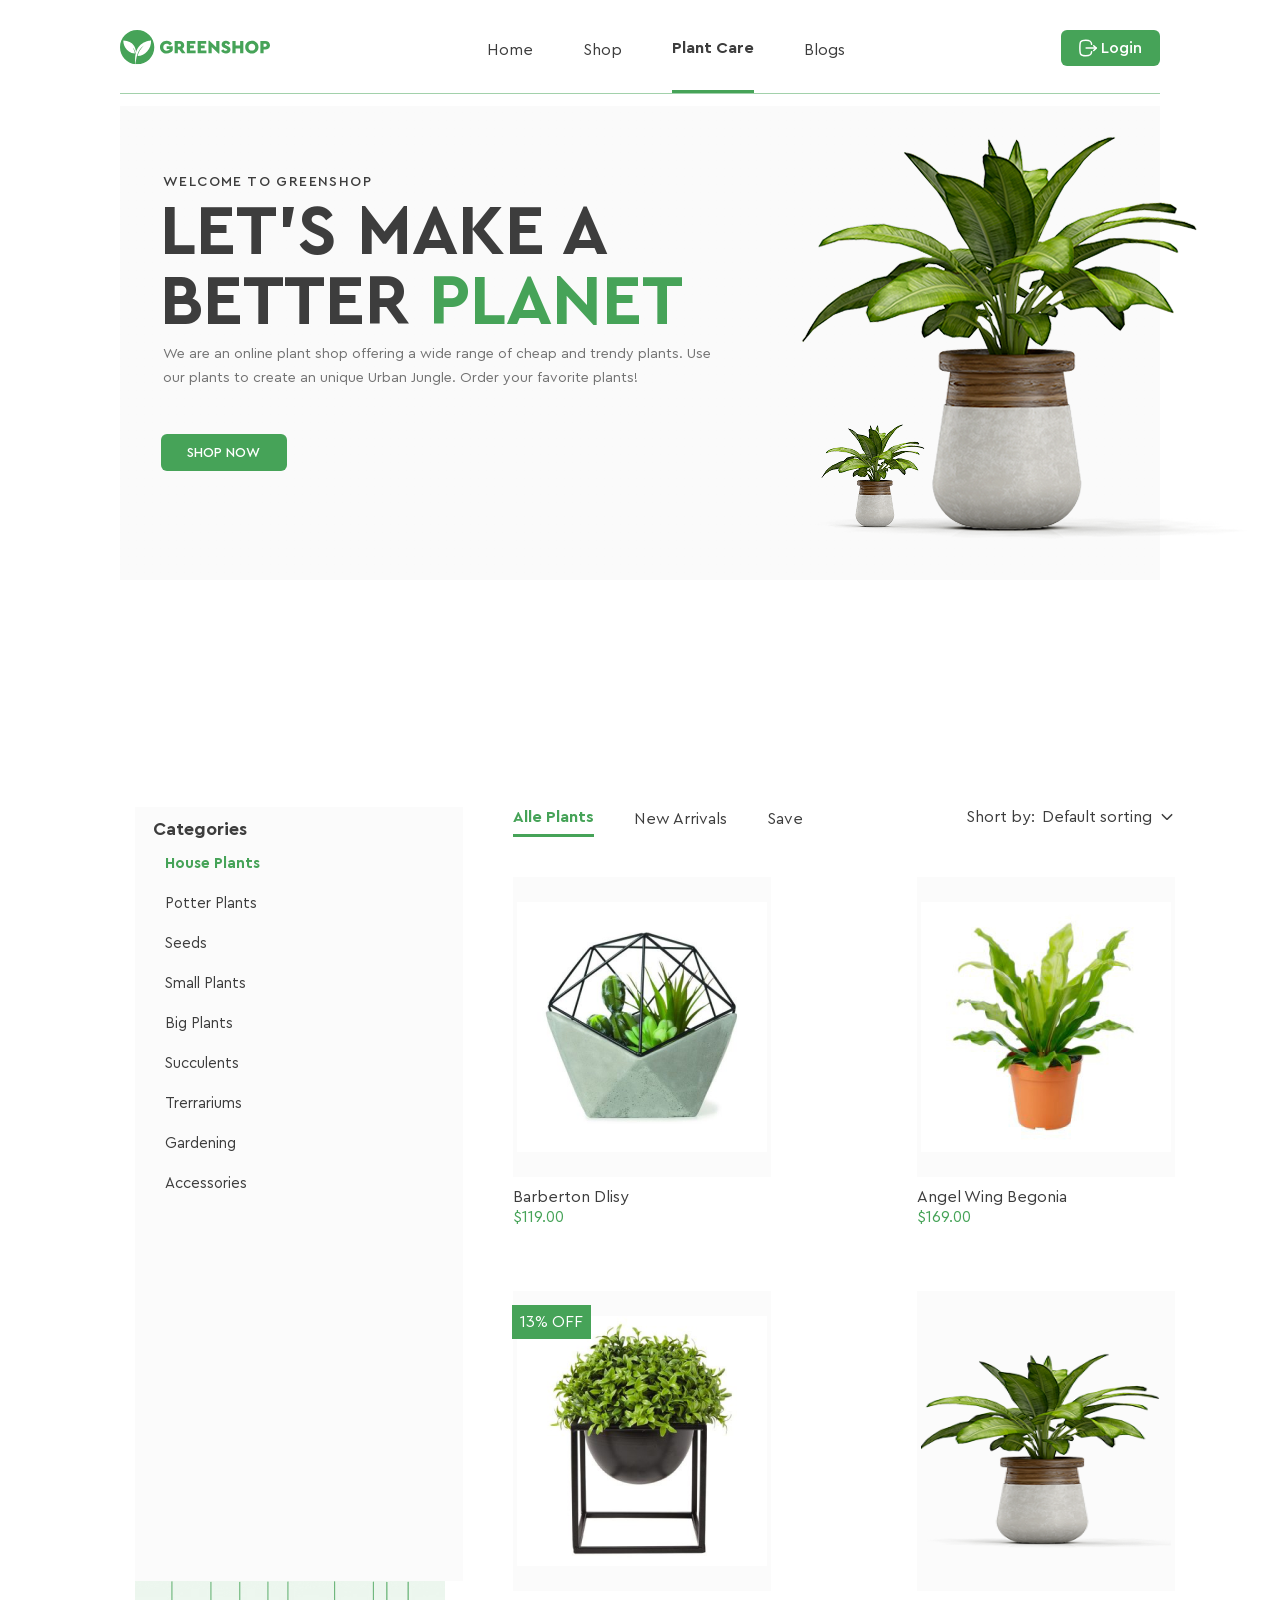
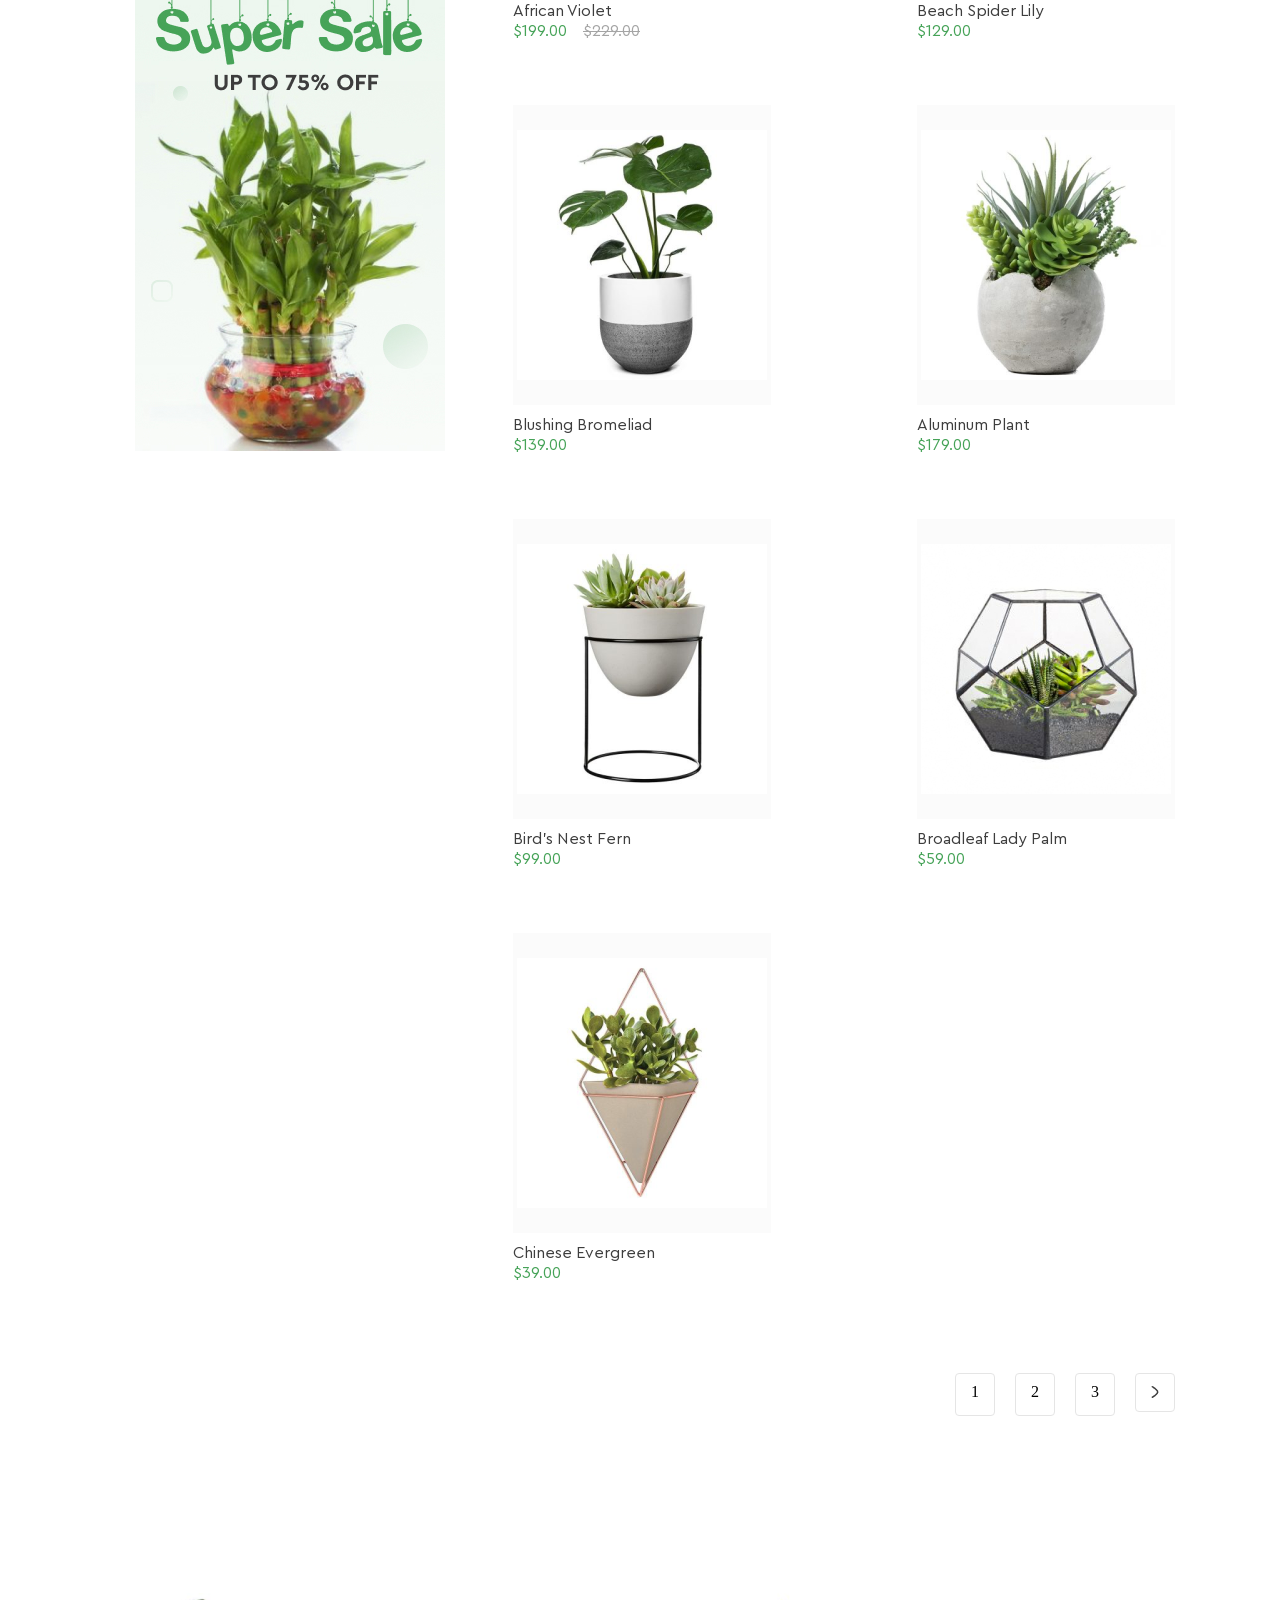
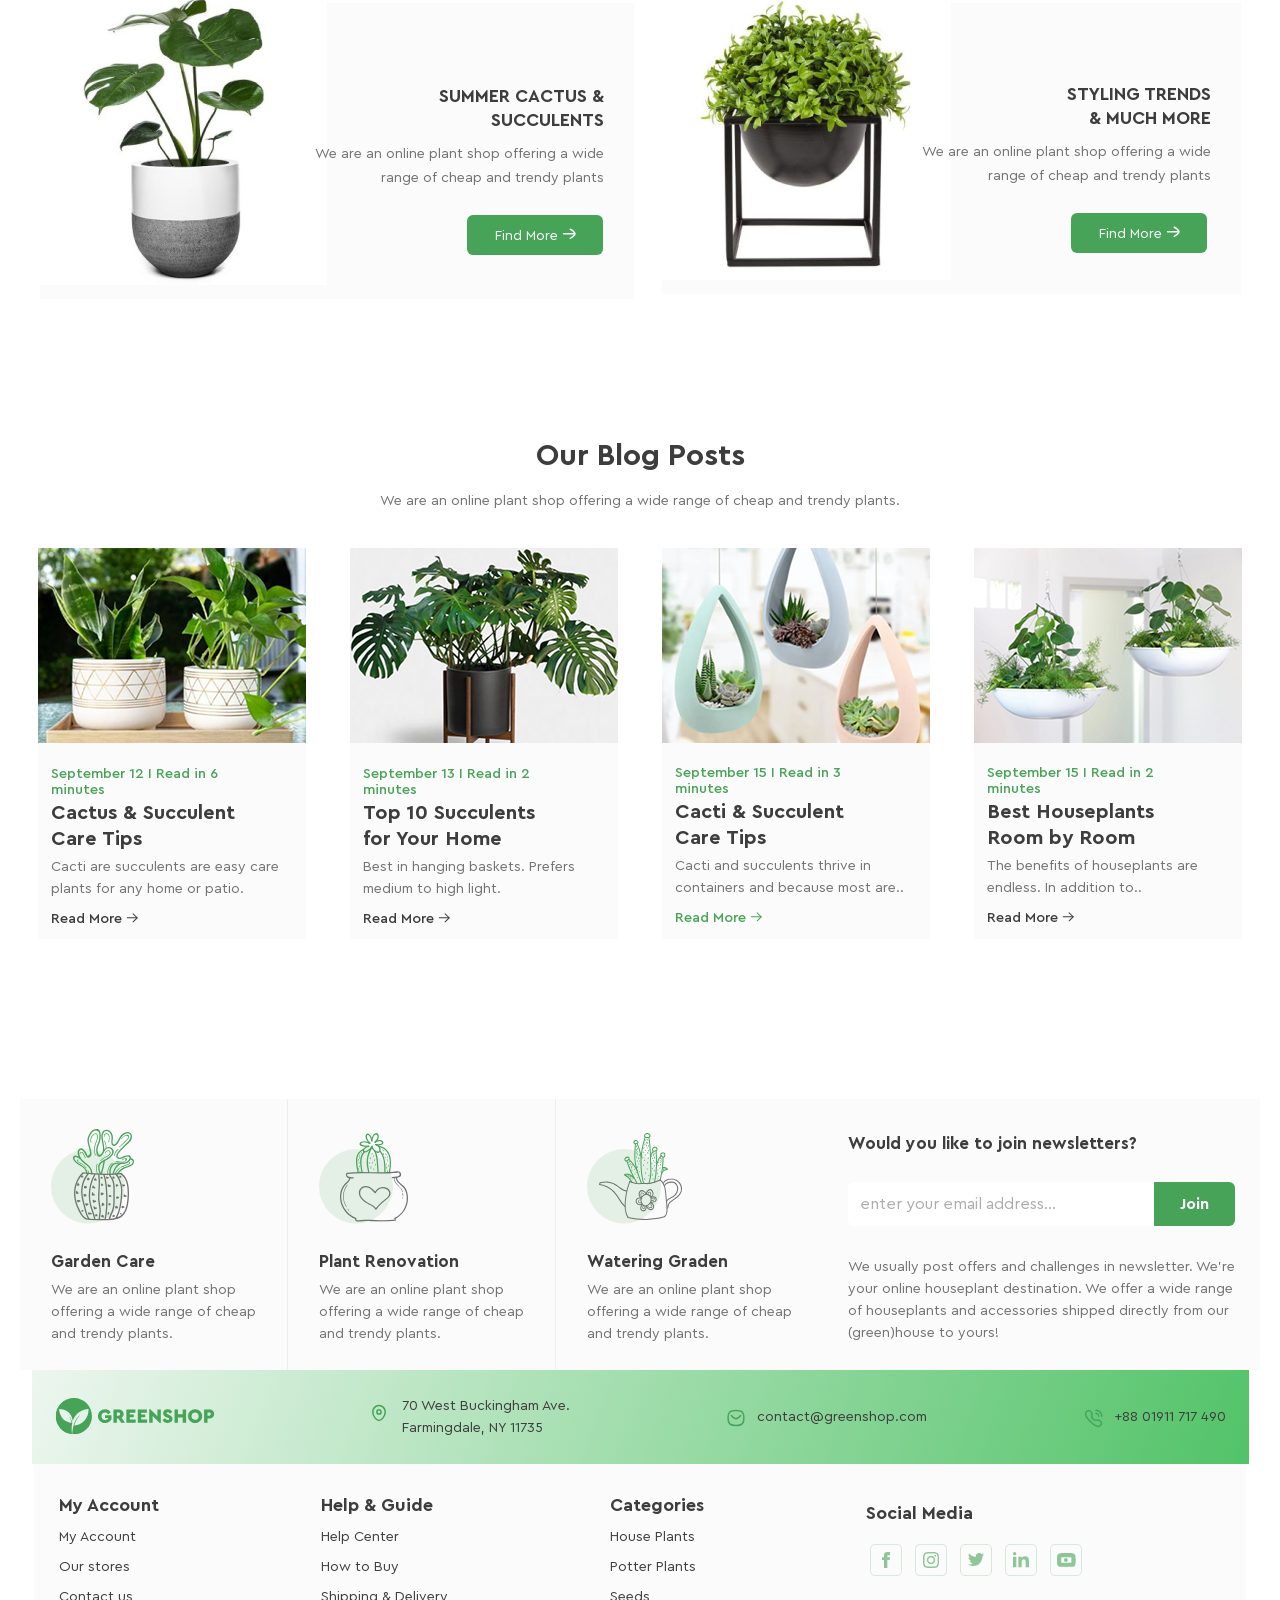
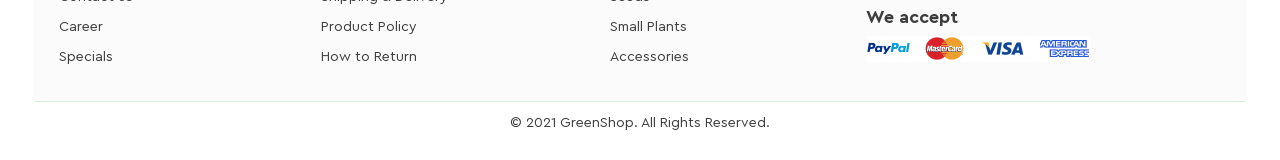
<file: Lesson_12/index.html>
<!DOCTYPE html>
<html lang="en">
<head>
    <meta charset="UTF-8">
    <meta name="viewport" content="width=device-width, initial-scale=1.0">
    <link rel="stylesheet" href="style/style.css">
    <title>Page</title>
</head>
<body>
    <header>
        <div class="header">
            <svg xmlns="http://www.w3.org/2000/svg" width="150" height="35" viewBox="0 0 150 35" fill="none">
                <g clip-path="url(#clip0_1_38)">
                  <path d="M17.15 0C7.67748 0 0 7.67746 0 17.15C0 26.0201 6.73548 33.3175 15.3711 34.207C14.8496 29.9134 15.0436 26.4001 15.7067 23.5135C15.3347 21.7225 14.4898 19.0703 12.5734 17.1864C12.5734 17.1864 13.8348 19.0784 14.5181 21.6214C14.5181 21.6255 14.5221 21.6295 14.5221 21.6335C14.5949 21.9044 14.6596 22.1793 14.7162 22.4623C14.7283 22.527 14.7404 22.5917 14.7526 22.6604C14.8051 22.9515 14.8536 23.2426 14.886 23.5418C5.19513 22.3532 3.12921 13.6569 3.35561 10.3781C13.665 10.9482 15.7754 17.8292 16.0827 22.0985C19.4585 11.0412 30.1843 10.4024 31.0697 10.3781C31.4538 18.8763 25.1509 25.5026 17.6149 26.0807C17.6635 25.8503 17.7201 25.6198 17.7767 25.3934C17.7928 25.3247 17.813 25.26 17.8333 25.1913C17.8777 25.0296 17.9222 24.8679 17.9748 24.7061C17.995 24.6374 18.0192 24.5646 18.0394 24.4959C18.096 24.318 18.1567 24.1442 18.2173 23.9663C18.2335 23.9259 18.2456 23.8854 18.2618 23.845C18.3386 23.6348 18.4195 23.4326 18.5003 23.2305C18.5084 23.2143 18.5125 23.1941 18.5205 23.1779C18.5205 23.1779 18.5205 23.1779 18.5246 23.1779C20.4571 18.5043 24.0229 15.4439 24.0229 15.4439C17.0247 19.4868 15.8441 29.9983 15.6582 34.2231C16.1514 34.2676 16.6446 34.2999 17.15 34.2999C26.6225 34.2999 34.3 26.6225 34.3 17.15C34.3 7.67746 26.6225 0 17.15 0Z" fill="#46A358"/>
                  <path d="M46.7038 10.7454C48.9719 10.7454 50.8235 11.7198 52.0243 13.4987L49.7764 15.4109C48.9719 14.287 47.9975 13.7048 46.6472 13.7048C44.5691 13.7048 43.2754 15.0713 43.2754 17.1534C43.2754 19.2719 44.6419 20.695 46.8372 20.695C48.0177 20.695 48.9557 20.2826 49.5541 19.5913V19.0091H46.6674V16.2357H52.7763V20.1331C52.1941 21.164 51.3693 21.9888 50.302 22.6235C49.2347 23.242 48.0339 23.5614 46.7038 23.5614C42.9924 23.618 39.9238 20.7314 39.9764 17.1534C39.9198 13.5957 42.9924 10.6888 46.7038 10.7454Z" fill="#46A358"/>
                  <path d="M61.9577 23.3315L59.1681 19.4907H57.8379V23.3315H54.6157V10.9683H59.4672C62.2204 10.9683 64.246 12.6542 64.246 15.2214C64.246 16.7375 63.5142 17.9948 62.2973 18.7428L65.5559 23.3315H61.9577ZM57.8339 16.6809H59.4834C60.3809 16.6809 60.9631 16.0987 60.9631 15.2214C60.9631 14.3441 60.3809 13.7781 59.4834 13.7781H57.8339V16.6809Z" fill="#46A358"/>
                  <path d="M66.8335 10.9683H75.4126V13.8711H70.0557V15.5772H73.8763V18.2738H70.0557V20.4287H75.639V23.3315H66.8335V10.9683Z" fill="#46A358"/>
                  <path d="M77.644 10.9683H86.223V13.8711H80.8662V15.5772H84.6867V18.2738H80.8662V20.4287H86.4494V23.3315H77.644V10.9683Z" fill="#46A358"/>
                  <path d="M99.4194 10.9681V23.5577H98.3884L91.6812 17.0567V23.3313H88.459V10.7417H89.4899L96.1971 17.1497V10.9681H99.4194Z" fill="#46A358"/>
                  <path d="M103.264 19.1349C103.996 20.1092 104.764 20.7278 106.017 20.7278C106.862 20.7278 107.291 20.4286 107.291 19.8262C107.291 19.2845 107.008 19.1147 106.034 18.6821L104.76 18.1201C102.718 17.2186 101.631 16.0583 101.631 14.3926C101.631 12.2013 103.43 10.7378 105.957 10.7378C107.998 10.7378 109.442 11.7121 110.19 13.2282L108.035 14.8777C107.436 13.9802 106.875 13.5678 105.993 13.5678C105.318 13.5678 104.889 13.8306 104.889 14.3562C104.889 14.805 105.152 15.0516 105.957 15.3669L107.38 15.9653C109.535 16.8668 110.545 17.9503 110.545 19.6928C110.545 22.0903 108.577 23.5538 106.009 23.5538C103.782 23.5538 101.983 22.4865 101.081 20.7804L103.264 19.1349Z" fill="#46A358"/>
                  <path d="M112.393 10.9683H115.615V15.4842H120.131V10.9683H123.353V23.3315H120.131V18.387H115.615V23.3315H112.393V10.9683Z" fill="#46A358"/>
                  <path d="M131.843 10.7417C135.442 10.6649 138.607 13.6081 138.53 17.1497C138.603 20.7277 135.442 23.6143 131.843 23.5577C128.229 23.6143 125.116 20.7277 125.193 17.1497C125.116 13.6081 128.229 10.6689 131.843 10.7417ZM131.86 13.7011C129.874 13.7011 128.488 15.108 128.488 17.1497C128.488 18.1806 128.807 19.0216 129.426 19.6603C130.044 20.2789 130.869 20.5983 131.86 20.5983C133.772 20.5983 135.231 19.2116 135.231 17.1497C135.235 15.108 133.772 13.7011 131.86 13.7011Z" fill="#46A358"/>
                  <path d="M140.374 10.9683H145.225C147.979 10.9683 150.004 12.6542 150.004 15.2214C150.004 17.7523 147.926 19.4907 145.225 19.4907H143.596V23.3315H140.374V10.9683ZM145.242 16.6809C146.139 16.6809 146.721 16.0987 146.721 15.2214C146.721 14.3441 146.139 13.7781 145.242 13.7781H143.592V16.6809H145.242Z" fill="#46A358"/>
                </g>
                <defs>
                  <clipPath id="clip0_1_38">
                    <rect width="150" height="34.2999" fill="white"/>
                  </clipPath>
                </defs>
              </svg>

              <nav class="list">

                <li class="list-item"><a href="#">Home</a></li>

                <li class="list-item"><a href="#">Shop</a></li>

                <li class="list-item active"><a href="#">Plant Care</a><!--акт-й-->

                  <ul class="sub-list"><!--1 лист-->

                      <li class="sub-list-item"><a href="#">Drainage</a></li>
                      <li class="sub-list-item"><a href="#">Fungicides</a></li>
                      <li class="sub-list-item"><a href="#">Fertilizer</a></li>

                      <li class="sub-list-item dynamic"><a class="sub-active" href="#">Priming       <!--переход на 2 лист-->
                      
                        <img src="./icon/Frame9.svg" alt="ckeck">
                      </a>

                         <ul class="sub-list2"><!--1 лист-->
                      
                            <li class="sub-list-item2"><a href="#">Universal</a></li>
                            <li class="sub-list-item2"><a href="#">For Ficus</a></li>
                            <li class="sub-list-item2"><a href="#">For Cacti</a></li>
                            <li class="sub-list-item2"><a href="#">For Citrus</a></li>
                            <li class="sub-list-item2"><a href="#">For those in bloom</a></li>
                            <li class="sub-list-item2"><a href="#">For Orchids</a></li>

                       </ul><!--2 лист-->

                </ul><!--1 лист-->
              </li><!--акт-й-->

                <li class="list-item"><a href="#">Blogs</a></li>

              </nav>

              <a href="./regictration.html" class="login-feader-profile">
                <svg xmlns="http://www.w3.org/2000/svg" width="18" height="18" viewBox="0 0 18 18" fill="none">
                    <path d="M17.1601 9.1006H7.12598" stroke="white" stroke-width="1.5" stroke-linecap="round" stroke-linejoin="round"/>
                    <path d="M14.7212 6.67059L17.1612 9.10059L14.7212 11.5306" stroke="white" stroke-width="1.5" stroke-linecap="round" stroke-linejoin="round"/>
                    <path d="M12.6342 5.35826C12.3592 2.37493 11.2425 1.2916 6.80082 1.2916C0.883322 1.2916 0.883322 3.2166 0.883322 8.99993C0.883322 14.7833 0.883322 16.7083 6.80082 16.7083C11.2425 16.7083 12.3592 15.6249 12.6342 12.6416" stroke="white" stroke-width="1.5" stroke-linecap="round" stroke-linejoin="round"/>
                  </svg>
                  Login
                </a>
        </div>
    </header>

    <main>
       <div class="main"> 
            <div class="bloc1">
               <p class="welcome">Welcome to GreenShop</p>

               <p class="slogan">Let’s Make a<br>Better <span class="green">Planet</span></p>

               <p class="text">We are an online plant shop offering a wide range of cheap and trendy plants. Use<br> our plants to create an unique Urban Jungle. Order your favorite plants!</p>
            
               <button class="shop">SHOP NOW</button>
            </div>

            <div class="bloc2">
              <img src="./icon/Flowers.png" alt="flowers"> 
            </div>  
        </div>   
    </main>
       
    <!--2 dz-->

    <div class="container-products">
      <div class="left">  
        <div class="left-side">
          <div class="left-menu"> 
            <h3 class="menu-heading">Categories</h3>
            <ul class="menu-list">
              <li class="menu-list-item green">House Plants<p></p></li>
              <li class="menu-list-item">Potter Plants</li>
              <li class="menu-list-item">Seeds</li>
              <li class="menu-list-item">Small Plants</li>
              <li class="menu-list-item">Big Plants</li>
              <li class="menu-list-item">Succulents</li>
              <li class="menu-list-item">Trerrariums</li>
              <li class="menu-list-item">Gardening</li>
              <li class="menu-list-item">Accessories</li>
            </ul>
          </div>
        </div>
            
           <div class="Sale-Banner"></div>
         
      </div> <!--левый-->
      
        <div class="right-side">
            <div class="navigation">
                <nav class="navigation-one">
                    <li class="list-item active">Alle Plants</li>
                    <li class="list-item ">New Arrivals</li>
                    <li class="list-item">Save</li>
                </nav>
                <div class="navigation-two">
                     <span class="list-item">Short by:</span>
                     <span class="list-item">Default sorting</span>
                    <img class="list-item" src="./icon/Arrow-Down2.png" alt="check">
                </div>           
            </div> 

            <div class="banner-flower">
                <div class="flower">
                     <img class="img-same-size" src="./icon/flower1.png"  alt="flower1">

                        <div class="svg-shop">
                         <svg xmlns="http://www.w3.org/2000/svg" width="20" height="20" viewBox="0 0 20 20" fill="none">
                             <g clip-path="url(#clip0_2_1949)">
                               <path d="M14.294 16.8745H8.24077C5.65655 16.8745 3.55412 14.7721 3.55412 12.1879V7.38405C3.55412 4.98175 2.35676 2.75813 0.351225 1.4358C-0.00894369 1.19834 -0.108379 0.713895 0.129078 0.353726C0.366535 -0.00648163 0.850939 -0.105956 1.21119 0.131579C2.35606 0.886442 3.28487 1.88204 3.94905 3.02832C4.09258 3.18911 5.24995 4.41584 7.14726 4.41584H16.142C18.596 4.36995 20.5168 6.83267 19.8752 9.20138L18.8397 13.3284C18.3159 15.4163 16.4466 16.8745 14.294 16.8745ZM4.91926 5.53677C5.04912 6.1367 5.11634 6.7553 5.11634 7.38405V12.1879C5.11634 13.9107 6.51796 15.3123 8.24077 15.3123H14.294C15.7291 15.3123 16.9752 14.3401 17.3245 12.9482L18.3599 8.82121C18.7412 7.41373 17.5997 5.95084 16.142 5.97806H7.14722C6.28913 5.97806 5.54224 5.79305 4.91926 5.53677ZM7.85021 19.0226C7.85021 18.4833 7.41307 18.0462 6.87383 18.0462C5.57828 18.0978 5.57942 19.9479 6.87383 19.999C7.41307 19.999 7.85021 19.5618 7.85021 19.0226ZM15.6222 19.0226C15.6222 18.4833 15.1851 18.0462 14.6459 18.0462C13.3503 18.0978 13.3514 19.9479 14.6459 19.999C15.1851 19.999 15.6222 19.5618 15.6222 19.0226ZM16.9231 8.32138C16.9231 7.88998 16.5734 7.54027 16.142 7.54027H7.45966C6.42329 7.58152 6.42407 9.0616 7.45966 9.10249H16.142C16.5734 9.10249 16.9231 8.75279 16.9231 8.32138Z" fill="#46A358"/>
                             </g>
                             <defs>
                               <clipPath id="clip0_2_1949">
                                 <rect width="20" height="20" fill="white"/>
                               </clipPath>
                             </defs>
                           </svg>
   
                          <svg xmlns="http://www.w3.org/2000/svg" width="20" height="20" viewBox="0 0 20 20" fill="none">
                              <path d="M10 18.8873C9.71527 18.8873 9.44077 18.7842 9.22684 18.5968C8.41888 17.8903 7.63992 17.2264 6.95267 16.6408L6.94916 16.6377C4.93423 14.9207 3.19427 13.4378 1.98364 11.9771C0.630341 10.3441 0 8.79578 0 7.10434C0 5.46097 0.563507 3.94485 1.58661 2.83508C2.62192 1.71219 4.04251 1.09375 5.58716 1.09375C6.74164 1.09375 7.79892 1.45874 8.72955 2.1785C9.19922 2.54181 9.62494 2.98645 10 3.5051C10.3752 2.98645 10.8008 2.54181 11.2706 2.1785C12.2012 1.45874 13.2585 1.09375 14.413 1.09375C15.9575 1.09375 17.3782 1.71219 18.4135 2.83508C19.4366 3.94485 20 5.46097 20 7.10434C20 8.79578 19.3698 10.3441 18.0165 11.9769C16.8059 13.4378 15.0661 14.9205 13.0515 16.6374C12.363 17.224 11.5828 17.8889 10.773 18.5971C10.5592 18.7842 10.2846 18.8873 10 18.8873ZM5.58716 2.26532C4.37363 2.26532 3.25882 2.74963 2.44781 3.62915C1.62476 4.52194 1.17142 5.75607 1.17142 7.10434C1.17142 8.52692 1.70013 9.79919 2.88559 11.2296C4.03137 12.6122 5.73563 14.0645 7.70889 15.7462L7.71255 15.7492C8.4024 16.3371 9.18442 17.0036 9.99832 17.7153C10.8171 17.0023 11.6003 16.3347 12.2916 15.7458C14.2647 14.0642 15.9688 12.6122 17.1146 11.2296C18.2999 9.79919 18.8286 8.52692 18.8286 7.10434C18.8286 5.75607 18.3752 4.52194 17.5522 3.62915C16.7413 2.74963 15.6264 2.26532 14.413 2.26532C13.524 2.26532 12.7078 2.54791 11.9872 3.10516C11.3449 3.60199 10.8975 4.23004 10.6352 4.66949C10.5003 4.89548 10.2629 5.03036 10 5.03036C9.73709 5.03036 9.49966 4.89548 9.36478 4.66949C9.10263 4.23004 8.65524 3.60199 8.01285 3.10516C7.29218 2.54791 6.47598 2.26532 5.58716 2.26532Z" fill="#3D3D3D"/>
                          </svg>
   
                          <svg xmlns="http://www.w3.org/2000/svg" width="20" height="20" viewBox="0 0 20 20" fill="none">
                           <g clip-path="url(#clip0_2_1953)">
                             <path d="M14.5656 16.0023C10.5704 19.1859 4.98549 18.3049 2.02729 14.6536C-0.827886 11.1285 -0.64932 6.04314 2.44811 2.82458C5.64856 -0.50074 10.6802 -0.944658 14.3277 1.78316C15.6345 2.76027 16.6104 4.00337 17.246 5.50807C17.8853 7.02151 18.0795 8.59614 17.8578 10.2201C17.6368 11.8365 16.9918 13.2769 15.9423 14.6212C16.0272 14.6767 16.1178 14.7167 16.1827 14.7816C17.3365 15.9305 18.4859 17.0836 19.6397 18.2325C19.9132 18.5047 20.0493 18.8218 19.9682 19.204C19.8071 19.9644 18.9018 20.2579 18.3211 19.7359C18.0489 19.4918 17.7985 19.2227 17.54 18.9642C16.5923 18.0171 15.6451 17.0693 14.6973 16.1221C14.658 16.0847 14.6168 16.0497 14.5656 16.0023ZM15.9529 8.98636C15.9629 5.12659 12.8468 2.00605 8.97825 2.00043C5.12035 1.99481 2.00669 5.09037 1.98983 8.94765C1.97297 12.8168 5.08289 15.9461 8.96326 15.9642C12.8055 15.9823 15.9429 12.8499 15.9529 8.98636Z" fill="#3D3D3D"/>
                           </g>
                           <defs>
                             <clipPath id="clip0_2_1953">
                               <rect width="19.9913" height="20" fill="white"/>
                             </clipPath>
                           </defs>
                         </svg>
                         </div>     

                     <p class="name">Barberton Dlisy</p>
                     <span class="price">$119.00</span>
                </div>

                <div class="flower">
                     <img class="img-same-size" src="./icon/flower2.png" alt="flower2">

                     <div class="svg-shop">
                        <svg xmlns="http://www.w3.org/2000/svg" width="20" height="20" viewBox="0 0 20 20" fill="none">
                            <g clip-path="url(#clip0_2_1949)">
                              <path d="M14.294 16.8745H8.24077C5.65655 16.8745 3.55412 14.7721 3.55412 12.1879V7.38405C3.55412 4.98175 2.35676 2.75813 0.351225 1.4358C-0.00894369 1.19834 -0.108379 0.713895 0.129078 0.353726C0.366535 -0.00648163 0.850939 -0.105956 1.21119 0.131579C2.35606 0.886442 3.28487 1.88204 3.94905 3.02832C4.09258 3.18911 5.24995 4.41584 7.14726 4.41584H16.142C18.596 4.36995 20.5168 6.83267 19.8752 9.20138L18.8397 13.3284C18.3159 15.4163 16.4466 16.8745 14.294 16.8745ZM4.91926 5.53677C5.04912 6.1367 5.11634 6.7553 5.11634 7.38405V12.1879C5.11634 13.9107 6.51796 15.3123 8.24077 15.3123H14.294C15.7291 15.3123 16.9752 14.3401 17.3245 12.9482L18.3599 8.82121C18.7412 7.41373 17.5997 5.95084 16.142 5.97806H7.14722C6.28913 5.97806 5.54224 5.79305 4.91926 5.53677ZM7.85021 19.0226C7.85021 18.4833 7.41307 18.0462 6.87383 18.0462C5.57828 18.0978 5.57942 19.9479 6.87383 19.999C7.41307 19.999 7.85021 19.5618 7.85021 19.0226ZM15.6222 19.0226C15.6222 18.4833 15.1851 18.0462 14.6459 18.0462C13.3503 18.0978 13.3514 19.9479 14.6459 19.999C15.1851 19.999 15.6222 19.5618 15.6222 19.0226ZM16.9231 8.32138C16.9231 7.88998 16.5734 7.54027 16.142 7.54027H7.45966C6.42329 7.58152 6.42407 9.0616 7.45966 9.10249H16.142C16.5734 9.10249 16.9231 8.75279 16.9231 8.32138Z" fill="#46A358"/>
                            </g>
                            <defs>
                              <clipPath id="clip0_2_1949">
                                <rect width="20" height="20" fill="white"/>
                              </clipPath>
                            </defs>
                          </svg>

                         <svg xmlns="http://www.w3.org/2000/svg" width="20" height="20" viewBox="0 0 20 20" fill="none">
                             <path d="M10 18.8873C9.71527 18.8873 9.44077 18.7842 9.22684 18.5968C8.41888 17.8903 7.63992 17.2264 6.95267 16.6408L6.94916 16.6377C4.93423 14.9207 3.19427 13.4378 1.98364 11.9771C0.630341 10.3441 0 8.79578 0 7.10434C0 5.46097 0.563507 3.94485 1.58661 2.83508C2.62192 1.71219 4.04251 1.09375 5.58716 1.09375C6.74164 1.09375 7.79892 1.45874 8.72955 2.1785C9.19922 2.54181 9.62494 2.98645 10 3.5051C10.3752 2.98645 10.8008 2.54181 11.2706 2.1785C12.2012 1.45874 13.2585 1.09375 14.413 1.09375C15.9575 1.09375 17.3782 1.71219 18.4135 2.83508C19.4366 3.94485 20 5.46097 20 7.10434C20 8.79578 19.3698 10.3441 18.0165 11.9769C16.8059 13.4378 15.0661 14.9205 13.0515 16.6374C12.363 17.224 11.5828 17.8889 10.773 18.5971C10.5592 18.7842 10.2846 18.8873 10 18.8873ZM5.58716 2.26532C4.37363 2.26532 3.25882 2.74963 2.44781 3.62915C1.62476 4.52194 1.17142 5.75607 1.17142 7.10434C1.17142 8.52692 1.70013 9.79919 2.88559 11.2296C4.03137 12.6122 5.73563 14.0645 7.70889 15.7462L7.71255 15.7492C8.4024 16.3371 9.18442 17.0036 9.99832 17.7153C10.8171 17.0023 11.6003 16.3347 12.2916 15.7458C14.2647 14.0642 15.9688 12.6122 17.1146 11.2296C18.2999 9.79919 18.8286 8.52692 18.8286 7.10434C18.8286 5.75607 18.3752 4.52194 17.5522 3.62915C16.7413 2.74963 15.6264 2.26532 14.413 2.26532C13.524 2.26532 12.7078 2.54791 11.9872 3.10516C11.3449 3.60199 10.8975 4.23004 10.6352 4.66949C10.5003 4.89548 10.2629 5.03036 10 5.03036C9.73709 5.03036 9.49966 4.89548 9.36478 4.66949C9.10263 4.23004 8.65524 3.60199 8.01285 3.10516C7.29218 2.54791 6.47598 2.26532 5.58716 2.26532Z" fill="#3D3D3D"/>
                         </svg>

                         <svg xmlns="http://www.w3.org/2000/svg" width="20" height="20" viewBox="0 0 20 20" fill="none">
                          <g clip-path="url(#clip0_2_1953)">
                            <path d="M14.5656 16.0023C10.5704 19.1859 4.98549 18.3049 2.02729 14.6536C-0.827886 11.1285 -0.64932 6.04314 2.44811 2.82458C5.64856 -0.50074 10.6802 -0.944658 14.3277 1.78316C15.6345 2.76027 16.6104 4.00337 17.246 5.50807C17.8853 7.02151 18.0795 8.59614 17.8578 10.2201C17.6368 11.8365 16.9918 13.2769 15.9423 14.6212C16.0272 14.6767 16.1178 14.7167 16.1827 14.7816C17.3365 15.9305 18.4859 17.0836 19.6397 18.2325C19.9132 18.5047 20.0493 18.8218 19.9682 19.204C19.8071 19.9644 18.9018 20.2579 18.3211 19.7359C18.0489 19.4918 17.7985 19.2227 17.54 18.9642C16.5923 18.0171 15.6451 17.0693 14.6973 16.1221C14.658 16.0847 14.6168 16.0497 14.5656 16.0023ZM15.9529 8.98636C15.9629 5.12659 12.8468 2.00605 8.97825 2.00043C5.12035 1.99481 2.00669 5.09037 1.98983 8.94765C1.97297 12.8168 5.08289 15.9461 8.96326 15.9642C12.8055 15.9823 15.9429 12.8499 15.9529 8.98636Z" fill="#3D3D3D"/>
                          </g>
                          <defs>
                            <clipPath id="clip0_2_1953">
                              <rect width="19.9913" height="20" fill="white"/>
                            </clipPath>
                          </defs>
                        </svg>
                        </div>     

                     <p class="name" >Angel Wing Begonia</p>
                     <span class="price">$169.00</span>
                </div>

                 <div class="flower">
                    <span class="percent">13% OFF</span>
                     <img class="img-same-size" src="./icon/flower3.png" alt="flower3">

                     <div class="svg-shop">
                        <svg xmlns="http://www.w3.org/2000/svg" width="20" height="20" viewBox="0 0 20 20" fill="none">
                            <g clip-path="url(#clip0_2_1949)">
                              <path d="M14.294 16.8745H8.24077C5.65655 16.8745 3.55412 14.7721 3.55412 12.1879V7.38405C3.55412 4.98175 2.35676 2.75813 0.351225 1.4358C-0.00894369 1.19834 -0.108379 0.713895 0.129078 0.353726C0.366535 -0.00648163 0.850939 -0.105956 1.21119 0.131579C2.35606 0.886442 3.28487 1.88204 3.94905 3.02832C4.09258 3.18911 5.24995 4.41584 7.14726 4.41584H16.142C18.596 4.36995 20.5168 6.83267 19.8752 9.20138L18.8397 13.3284C18.3159 15.4163 16.4466 16.8745 14.294 16.8745ZM4.91926 5.53677C5.04912 6.1367 5.11634 6.7553 5.11634 7.38405V12.1879C5.11634 13.9107 6.51796 15.3123 8.24077 15.3123H14.294C15.7291 15.3123 16.9752 14.3401 17.3245 12.9482L18.3599 8.82121C18.7412 7.41373 17.5997 5.95084 16.142 5.97806H7.14722C6.28913 5.97806 5.54224 5.79305 4.91926 5.53677ZM7.85021 19.0226C7.85021 18.4833 7.41307 18.0462 6.87383 18.0462C5.57828 18.0978 5.57942 19.9479 6.87383 19.999C7.41307 19.999 7.85021 19.5618 7.85021 19.0226ZM15.6222 19.0226C15.6222 18.4833 15.1851 18.0462 14.6459 18.0462C13.3503 18.0978 13.3514 19.9479 14.6459 19.999C15.1851 19.999 15.6222 19.5618 15.6222 19.0226ZM16.9231 8.32138C16.9231 7.88998 16.5734 7.54027 16.142 7.54027H7.45966C6.42329 7.58152 6.42407 9.0616 7.45966 9.10249H16.142C16.5734 9.10249 16.9231 8.75279 16.9231 8.32138Z" fill="#46A358"/>
                            </g>
                            <defs>
                              <clipPath id="clip0_2_1949">
                                <rect width="20" height="20" fill="white"/>
                              </clipPath>
                            </defs>
                          </svg>
  
                         <svg xmlns="http://www.w3.org/2000/svg" width="20" height="20" viewBox="0 0 20 20" fill="none">
                             <path d="M10 18.8873C9.71527 18.8873 9.44077 18.7842 9.22684 18.5968C8.41888 17.8903 7.63992 17.2264 6.95267 16.6408L6.94916 16.6377C4.93423 14.9207 3.19427 13.4378 1.98364 11.9771C0.630341 10.3441 0 8.79578 0 7.10434C0 5.46097 0.563507 3.94485 1.58661 2.83508C2.62192 1.71219 4.04251 1.09375 5.58716 1.09375C6.74164 1.09375 7.79892 1.45874 8.72955 2.1785C9.19922 2.54181 9.62494 2.98645 10 3.5051C10.3752 2.98645 10.8008 2.54181 11.2706 2.1785C12.2012 1.45874 13.2585 1.09375 14.413 1.09375C15.9575 1.09375 17.3782 1.71219 18.4135 2.83508C19.4366 3.94485 20 5.46097 20 7.10434C20 8.79578 19.3698 10.3441 18.0165 11.9769C16.8059 13.4378 15.0661 14.9205 13.0515 16.6374C12.363 17.224 11.5828 17.8889 10.773 18.5971C10.5592 18.7842 10.2846 18.8873 10 18.8873ZM5.58716 2.26532C4.37363 2.26532 3.25882 2.74963 2.44781 3.62915C1.62476 4.52194 1.17142 5.75607 1.17142 7.10434C1.17142 8.52692 1.70013 9.79919 2.88559 11.2296C4.03137 12.6122 5.73563 14.0645 7.70889 15.7462L7.71255 15.7492C8.4024 16.3371 9.18442 17.0036 9.99832 17.7153C10.8171 17.0023 11.6003 16.3347 12.2916 15.7458C14.2647 14.0642 15.9688 12.6122 17.1146 11.2296C18.2999 9.79919 18.8286 8.52692 18.8286 7.10434C18.8286 5.75607 18.3752 4.52194 17.5522 3.62915C16.7413 2.74963 15.6264 2.26532 14.413 2.26532C13.524 2.26532 12.7078 2.54791 11.9872 3.10516C11.3449 3.60199 10.8975 4.23004 10.6352 4.66949C10.5003 4.89548 10.2629 5.03036 10 5.03036C9.73709 5.03036 9.49966 4.89548 9.36478 4.66949C9.10263 4.23004 8.65524 3.60199 8.01285 3.10516C7.29218 2.54791 6.47598 2.26532 5.58716 2.26532Z" fill="#3D3D3D"/>
                         </svg>
  
                         <svg xmlns="http://www.w3.org/2000/svg" width="20" height="20" viewBox="0 0 20 20" fill="none">
                          <g clip-path="url(#clip0_2_1953)">
                            <path d="M14.5656 16.0023C10.5704 19.1859 4.98549 18.3049 2.02729 14.6536C-0.827886 11.1285 -0.64932 6.04314 2.44811 2.82458C5.64856 -0.50074 10.6802 -0.944658 14.3277 1.78316C15.6345 2.76027 16.6104 4.00337 17.246 5.50807C17.8853 7.02151 18.0795 8.59614 17.8578 10.2201C17.6368 11.8365 16.9918 13.2769 15.9423 14.6212C16.0272 14.6767 16.1178 14.7167 16.1827 14.7816C17.3365 15.9305 18.4859 17.0836 19.6397 18.2325C19.9132 18.5047 20.0493 18.8218 19.9682 19.204C19.8071 19.9644 18.9018 20.2579 18.3211 19.7359C18.0489 19.4918 17.7985 19.2227 17.54 18.9642C16.5923 18.0171 15.6451 17.0693 14.6973 16.1221C14.658 16.0847 14.6168 16.0497 14.5656 16.0023ZM15.9529 8.98636C15.9629 5.12659 12.8468 2.00605 8.97825 2.00043C5.12035 1.99481 2.00669 5.09037 1.98983 8.94765C1.97297 12.8168 5.08289 15.9461 8.96326 15.9642C12.8055 15.9823 15.9429 12.8499 15.9529 8.98636Z" fill="#3D3D3D"/>
                          </g>
                          <defs>
                            <clipPath id="clip0_2_1953">
                              <rect width="19.9913" height="20" fill="white"/>
                            </clipPath>
                          </defs>
                        </svg>
                        </div>     
                       <p class="name">African Violet</p>
                       <p class="price">$199.00 <span class="cost">$229.00</span> </p> 
                   </div>


                     
                 <div class="flower">
                     <img class="img-same-size" src="./icon/flower4.png"  alt="flower4">

                     <div class="svg-shop">
                        <svg xmlns="http://www.w3.org/2000/svg" width="20" height="20" viewBox="0 0 20 20" fill="none">
                            <g clip-path="url(#clip0_2_1949)">
                              <path d="M14.294 16.8745H8.24077C5.65655 16.8745 3.55412 14.7721 3.55412 12.1879V7.38405C3.55412 4.98175 2.35676 2.75813 0.351225 1.4358C-0.00894369 1.19834 -0.108379 0.713895 0.129078 0.353726C0.366535 -0.00648163 0.850939 -0.105956 1.21119 0.131579C2.35606 0.886442 3.28487 1.88204 3.94905 3.02832C4.09258 3.18911 5.24995 4.41584 7.14726 4.41584H16.142C18.596 4.36995 20.5168 6.83267 19.8752 9.20138L18.8397 13.3284C18.3159 15.4163 16.4466 16.8745 14.294 16.8745ZM4.91926 5.53677C5.04912 6.1367 5.11634 6.7553 5.11634 7.38405V12.1879C5.11634 13.9107 6.51796 15.3123 8.24077 15.3123H14.294C15.7291 15.3123 16.9752 14.3401 17.3245 12.9482L18.3599 8.82121C18.7412 7.41373 17.5997 5.95084 16.142 5.97806H7.14722C6.28913 5.97806 5.54224 5.79305 4.91926 5.53677ZM7.85021 19.0226C7.85021 18.4833 7.41307 18.0462 6.87383 18.0462C5.57828 18.0978 5.57942 19.9479 6.87383 19.999C7.41307 19.999 7.85021 19.5618 7.85021 19.0226ZM15.6222 19.0226C15.6222 18.4833 15.1851 18.0462 14.6459 18.0462C13.3503 18.0978 13.3514 19.9479 14.6459 19.999C15.1851 19.999 15.6222 19.5618 15.6222 19.0226ZM16.9231 8.32138C16.9231 7.88998 16.5734 7.54027 16.142 7.54027H7.45966C6.42329 7.58152 6.42407 9.0616 7.45966 9.10249H16.142C16.5734 9.10249 16.9231 8.75279 16.9231 8.32138Z" fill="#46A358"/>
                            </g>
                            <defs>
                              <clipPath id="clip0_2_1949">
                                <rect width="20" height="20" fill="white"/>
                              </clipPath>
                            </defs>
                          </svg>
  
                         <svg xmlns="http://www.w3.org/2000/svg" width="20" height="20" viewBox="0 0 20 20" fill="none">
                             <path d="M10 18.8873C9.71527 18.8873 9.44077 18.7842 9.22684 18.5968C8.41888 17.8903 7.63992 17.2264 6.95267 16.6408L6.94916 16.6377C4.93423 14.9207 3.19427 13.4378 1.98364 11.9771C0.630341 10.3441 0 8.79578 0 7.10434C0 5.46097 0.563507 3.94485 1.58661 2.83508C2.62192 1.71219 4.04251 1.09375 5.58716 1.09375C6.74164 1.09375 7.79892 1.45874 8.72955 2.1785C9.19922 2.54181 9.62494 2.98645 10 3.5051C10.3752 2.98645 10.8008 2.54181 11.2706 2.1785C12.2012 1.45874 13.2585 1.09375 14.413 1.09375C15.9575 1.09375 17.3782 1.71219 18.4135 2.83508C19.4366 3.94485 20 5.46097 20 7.10434C20 8.79578 19.3698 10.3441 18.0165 11.9769C16.8059 13.4378 15.0661 14.9205 13.0515 16.6374C12.363 17.224 11.5828 17.8889 10.773 18.5971C10.5592 18.7842 10.2846 18.8873 10 18.8873ZM5.58716 2.26532C4.37363 2.26532 3.25882 2.74963 2.44781 3.62915C1.62476 4.52194 1.17142 5.75607 1.17142 7.10434C1.17142 8.52692 1.70013 9.79919 2.88559 11.2296C4.03137 12.6122 5.73563 14.0645 7.70889 15.7462L7.71255 15.7492C8.4024 16.3371 9.18442 17.0036 9.99832 17.7153C10.8171 17.0023 11.6003 16.3347 12.2916 15.7458C14.2647 14.0642 15.9688 12.6122 17.1146 11.2296C18.2999 9.79919 18.8286 8.52692 18.8286 7.10434C18.8286 5.75607 18.3752 4.52194 17.5522 3.62915C16.7413 2.74963 15.6264 2.26532 14.413 2.26532C13.524 2.26532 12.7078 2.54791 11.9872 3.10516C11.3449 3.60199 10.8975 4.23004 10.6352 4.66949C10.5003 4.89548 10.2629 5.03036 10 5.03036C9.73709 5.03036 9.49966 4.89548 9.36478 4.66949C9.10263 4.23004 8.65524 3.60199 8.01285 3.10516C7.29218 2.54791 6.47598 2.26532 5.58716 2.26532Z" fill="#3D3D3D"/>
                         </svg>
  
                         <svg xmlns="http://www.w3.org/2000/svg" width="20" height="20" viewBox="0 0 20 20" fill="none">
                          <g clip-path="url(#clip0_2_1953)">
                            <path d="M14.5656 16.0023C10.5704 19.1859 4.98549 18.3049 2.02729 14.6536C-0.827886 11.1285 -0.64932 6.04314 2.44811 2.82458C5.64856 -0.50074 10.6802 -0.944658 14.3277 1.78316C15.6345 2.76027 16.6104 4.00337 17.246 5.50807C17.8853 7.02151 18.0795 8.59614 17.8578 10.2201C17.6368 11.8365 16.9918 13.2769 15.9423 14.6212C16.0272 14.6767 16.1178 14.7167 16.1827 14.7816C17.3365 15.9305 18.4859 17.0836 19.6397 18.2325C19.9132 18.5047 20.0493 18.8218 19.9682 19.204C19.8071 19.9644 18.9018 20.2579 18.3211 19.7359C18.0489 19.4918 17.7985 19.2227 17.54 18.9642C16.5923 18.0171 15.6451 17.0693 14.6973 16.1221C14.658 16.0847 14.6168 16.0497 14.5656 16.0023ZM15.9529 8.98636C15.9629 5.12659 12.8468 2.00605 8.97825 2.00043C5.12035 1.99481 2.00669 5.09037 1.98983 8.94765C1.97297 12.8168 5.08289 15.9461 8.96326 15.9642C12.8055 15.9823 15.9429 12.8499 15.9529 8.98636Z" fill="#3D3D3D"/>
                          </g>
                          <defs>
                            <clipPath id="clip0_2_1953">
                              <rect width="19.9913" height="20" fill="white"/>
                            </clipPath>
                          </defs>
                        </svg>
                        </div>     

                     <p class="name">Beach Spider Lily</p>
                     <span class="price">$129.00</span>
                </div>

                 <div class="flower">
                     <img class="img-same-size" src="./icon/flower5.png"  alt="flower5">

                     <div class="svg-shop">
                        <svg xmlns="http://www.w3.org/2000/svg" width="20" height="20" viewBox="0 0 20 20" fill="none">
                            <g clip-path="url(#clip0_2_1949)">
                              <path d="M14.294 16.8745H8.24077C5.65655 16.8745 3.55412 14.7721 3.55412 12.1879V7.38405C3.55412 4.98175 2.35676 2.75813 0.351225 1.4358C-0.00894369 1.19834 -0.108379 0.713895 0.129078 0.353726C0.366535 -0.00648163 0.850939 -0.105956 1.21119 0.131579C2.35606 0.886442 3.28487 1.88204 3.94905 3.02832C4.09258 3.18911 5.24995 4.41584 7.14726 4.41584H16.142C18.596 4.36995 20.5168 6.83267 19.8752 9.20138L18.8397 13.3284C18.3159 15.4163 16.4466 16.8745 14.294 16.8745ZM4.91926 5.53677C5.04912 6.1367 5.11634 6.7553 5.11634 7.38405V12.1879C5.11634 13.9107 6.51796 15.3123 8.24077 15.3123H14.294C15.7291 15.3123 16.9752 14.3401 17.3245 12.9482L18.3599 8.82121C18.7412 7.41373 17.5997 5.95084 16.142 5.97806H7.14722C6.28913 5.97806 5.54224 5.79305 4.91926 5.53677ZM7.85021 19.0226C7.85021 18.4833 7.41307 18.0462 6.87383 18.0462C5.57828 18.0978 5.57942 19.9479 6.87383 19.999C7.41307 19.999 7.85021 19.5618 7.85021 19.0226ZM15.6222 19.0226C15.6222 18.4833 15.1851 18.0462 14.6459 18.0462C13.3503 18.0978 13.3514 19.9479 14.6459 19.999C15.1851 19.999 15.6222 19.5618 15.6222 19.0226ZM16.9231 8.32138C16.9231 7.88998 16.5734 7.54027 16.142 7.54027H7.45966C6.42329 7.58152 6.42407 9.0616 7.45966 9.10249H16.142C16.5734 9.10249 16.9231 8.75279 16.9231 8.32138Z" fill="#46A358"/>
                            </g>
                            <defs>
                              <clipPath id="clip0_2_1949">
                                <rect width="20" height="20" fill="white"/>
                              </clipPath>
                            </defs>
                          </svg>
  
                         <svg xmlns="http://www.w3.org/2000/svg" width="20" height="20" viewBox="0 0 20 20" fill="none">
                             <path d="M10 18.8873C9.71527 18.8873 9.44077 18.7842 9.22684 18.5968C8.41888 17.8903 7.63992 17.2264 6.95267 16.6408L6.94916 16.6377C4.93423 14.9207 3.19427 13.4378 1.98364 11.9771C0.630341 10.3441 0 8.79578 0 7.10434C0 5.46097 0.563507 3.94485 1.58661 2.83508C2.62192 1.71219 4.04251 1.09375 5.58716 1.09375C6.74164 1.09375 7.79892 1.45874 8.72955 2.1785C9.19922 2.54181 9.62494 2.98645 10 3.5051C10.3752 2.98645 10.8008 2.54181 11.2706 2.1785C12.2012 1.45874 13.2585 1.09375 14.413 1.09375C15.9575 1.09375 17.3782 1.71219 18.4135 2.83508C19.4366 3.94485 20 5.46097 20 7.10434C20 8.79578 19.3698 10.3441 18.0165 11.9769C16.8059 13.4378 15.0661 14.9205 13.0515 16.6374C12.363 17.224 11.5828 17.8889 10.773 18.5971C10.5592 18.7842 10.2846 18.8873 10 18.8873ZM5.58716 2.26532C4.37363 2.26532 3.25882 2.74963 2.44781 3.62915C1.62476 4.52194 1.17142 5.75607 1.17142 7.10434C1.17142 8.52692 1.70013 9.79919 2.88559 11.2296C4.03137 12.6122 5.73563 14.0645 7.70889 15.7462L7.71255 15.7492C8.4024 16.3371 9.18442 17.0036 9.99832 17.7153C10.8171 17.0023 11.6003 16.3347 12.2916 15.7458C14.2647 14.0642 15.9688 12.6122 17.1146 11.2296C18.2999 9.79919 18.8286 8.52692 18.8286 7.10434C18.8286 5.75607 18.3752 4.52194 17.5522 3.62915C16.7413 2.74963 15.6264 2.26532 14.413 2.26532C13.524 2.26532 12.7078 2.54791 11.9872 3.10516C11.3449 3.60199 10.8975 4.23004 10.6352 4.66949C10.5003 4.89548 10.2629 5.03036 10 5.03036C9.73709 5.03036 9.49966 4.89548 9.36478 4.66949C9.10263 4.23004 8.65524 3.60199 8.01285 3.10516C7.29218 2.54791 6.47598 2.26532 5.58716 2.26532Z" fill="#3D3D3D"/>
                         </svg>
  
                         <svg xmlns="http://www.w3.org/2000/svg" width="20" height="20" viewBox="0 0 20 20" fill="none">
                          <g clip-path="url(#clip0_2_1953)">
                            <path d="M14.5656 16.0023C10.5704 19.1859 4.98549 18.3049 2.02729 14.6536C-0.827886 11.1285 -0.64932 6.04314 2.44811 2.82458C5.64856 -0.50074 10.6802 -0.944658 14.3277 1.78316C15.6345 2.76027 16.6104 4.00337 17.246 5.50807C17.8853 7.02151 18.0795 8.59614 17.8578 10.2201C17.6368 11.8365 16.9918 13.2769 15.9423 14.6212C16.0272 14.6767 16.1178 14.7167 16.1827 14.7816C17.3365 15.9305 18.4859 17.0836 19.6397 18.2325C19.9132 18.5047 20.0493 18.8218 19.9682 19.204C19.8071 19.9644 18.9018 20.2579 18.3211 19.7359C18.0489 19.4918 17.7985 19.2227 17.54 18.9642C16.5923 18.0171 15.6451 17.0693 14.6973 16.1221C14.658 16.0847 14.6168 16.0497 14.5656 16.0023ZM15.9529 8.98636C15.9629 5.12659 12.8468 2.00605 8.97825 2.00043C5.12035 1.99481 2.00669 5.09037 1.98983 8.94765C1.97297 12.8168 5.08289 15.9461 8.96326 15.9642C12.8055 15.9823 15.9429 12.8499 15.9529 8.98636Z" fill="#3D3D3D"/>
                          </g>
                          <defs>
                            <clipPath id="clip0_2_1953">
                              <rect width="19.9913" height="20" fill="white"/>
                            </clipPath>
                          </defs>
                        </svg>
                        </div>     

                     <p class="name">Blushing Bromeliad</p>
                     <span class="price">$139.00</span>
                 </div>

                 <div class="flower">
                     <img class="img-same-size" src="./icon/flower6.png" alt="flower6">

                     <div class="svg-shop">
                        <svg xmlns="http://www.w3.org/2000/svg" width="20" height="20" viewBox="0 0 20 20" fill="none">
                            <g clip-path="url(#clip0_2_1949)">
                              <path d="M14.294 16.8745H8.24077C5.65655 16.8745 3.55412 14.7721 3.55412 12.1879V7.38405C3.55412 4.98175 2.35676 2.75813 0.351225 1.4358C-0.00894369 1.19834 -0.108379 0.713895 0.129078 0.353726C0.366535 -0.00648163 0.850939 -0.105956 1.21119 0.131579C2.35606 0.886442 3.28487 1.88204 3.94905 3.02832C4.09258 3.18911 5.24995 4.41584 7.14726 4.41584H16.142C18.596 4.36995 20.5168 6.83267 19.8752 9.20138L18.8397 13.3284C18.3159 15.4163 16.4466 16.8745 14.294 16.8745ZM4.91926 5.53677C5.04912 6.1367 5.11634 6.7553 5.11634 7.38405V12.1879C5.11634 13.9107 6.51796 15.3123 8.24077 15.3123H14.294C15.7291 15.3123 16.9752 14.3401 17.3245 12.9482L18.3599 8.82121C18.7412 7.41373 17.5997 5.95084 16.142 5.97806H7.14722C6.28913 5.97806 5.54224 5.79305 4.91926 5.53677ZM7.85021 19.0226C7.85021 18.4833 7.41307 18.0462 6.87383 18.0462C5.57828 18.0978 5.57942 19.9479 6.87383 19.999C7.41307 19.999 7.85021 19.5618 7.85021 19.0226ZM15.6222 19.0226C15.6222 18.4833 15.1851 18.0462 14.6459 18.0462C13.3503 18.0978 13.3514 19.9479 14.6459 19.999C15.1851 19.999 15.6222 19.5618 15.6222 19.0226ZM16.9231 8.32138C16.9231 7.88998 16.5734 7.54027 16.142 7.54027H7.45966C6.42329 7.58152 6.42407 9.0616 7.45966 9.10249H16.142C16.5734 9.10249 16.9231 8.75279 16.9231 8.32138Z" fill="#46A358"/>
                            </g>
                            <defs>
                              <clipPath id="clip0_2_1949">
                                <rect width="20" height="20" fill="white"/>
                              </clipPath>
                            </defs>
                          </svg>
  
                         <svg xmlns="http://www.w3.org/2000/svg" width="20" height="20" viewBox="0 0 20 20" fill="none">
                             <path d="M10 18.8873C9.71527 18.8873 9.44077 18.7842 9.22684 18.5968C8.41888 17.8903 7.63992 17.2264 6.95267 16.6408L6.94916 16.6377C4.93423 14.9207 3.19427 13.4378 1.98364 11.9771C0.630341 10.3441 0 8.79578 0 7.10434C0 5.46097 0.563507 3.94485 1.58661 2.83508C2.62192 1.71219 4.04251 1.09375 5.58716 1.09375C6.74164 1.09375 7.79892 1.45874 8.72955 2.1785C9.19922 2.54181 9.62494 2.98645 10 3.5051C10.3752 2.98645 10.8008 2.54181 11.2706 2.1785C12.2012 1.45874 13.2585 1.09375 14.413 1.09375C15.9575 1.09375 17.3782 1.71219 18.4135 2.83508C19.4366 3.94485 20 5.46097 20 7.10434C20 8.79578 19.3698 10.3441 18.0165 11.9769C16.8059 13.4378 15.0661 14.9205 13.0515 16.6374C12.363 17.224 11.5828 17.8889 10.773 18.5971C10.5592 18.7842 10.2846 18.8873 10 18.8873ZM5.58716 2.26532C4.37363 2.26532 3.25882 2.74963 2.44781 3.62915C1.62476 4.52194 1.17142 5.75607 1.17142 7.10434C1.17142 8.52692 1.70013 9.79919 2.88559 11.2296C4.03137 12.6122 5.73563 14.0645 7.70889 15.7462L7.71255 15.7492C8.4024 16.3371 9.18442 17.0036 9.99832 17.7153C10.8171 17.0023 11.6003 16.3347 12.2916 15.7458C14.2647 14.0642 15.9688 12.6122 17.1146 11.2296C18.2999 9.79919 18.8286 8.52692 18.8286 7.10434C18.8286 5.75607 18.3752 4.52194 17.5522 3.62915C16.7413 2.74963 15.6264 2.26532 14.413 2.26532C13.524 2.26532 12.7078 2.54791 11.9872 3.10516C11.3449 3.60199 10.8975 4.23004 10.6352 4.66949C10.5003 4.89548 10.2629 5.03036 10 5.03036C9.73709 5.03036 9.49966 4.89548 9.36478 4.66949C9.10263 4.23004 8.65524 3.60199 8.01285 3.10516C7.29218 2.54791 6.47598 2.26532 5.58716 2.26532Z" fill="#3D3D3D"/>
                         </svg>
  
                         <svg xmlns="http://www.w3.org/2000/svg" width="20" height="20" viewBox="0 0 20 20" fill="none">
                          <g clip-path="url(#clip0_2_1953)">
                            <path d="M14.5656 16.0023C10.5704 19.1859 4.98549 18.3049 2.02729 14.6536C-0.827886 11.1285 -0.64932 6.04314 2.44811 2.82458C5.64856 -0.50074 10.6802 -0.944658 14.3277 1.78316C15.6345 2.76027 16.6104 4.00337 17.246 5.50807C17.8853 7.02151 18.0795 8.59614 17.8578 10.2201C17.6368 11.8365 16.9918 13.2769 15.9423 14.6212C16.0272 14.6767 16.1178 14.7167 16.1827 14.7816C17.3365 15.9305 18.4859 17.0836 19.6397 18.2325C19.9132 18.5047 20.0493 18.8218 19.9682 19.204C19.8071 19.9644 18.9018 20.2579 18.3211 19.7359C18.0489 19.4918 17.7985 19.2227 17.54 18.9642C16.5923 18.0171 15.6451 17.0693 14.6973 16.1221C14.658 16.0847 14.6168 16.0497 14.5656 16.0023ZM15.9529 8.98636C15.9629 5.12659 12.8468 2.00605 8.97825 2.00043C5.12035 1.99481 2.00669 5.09037 1.98983 8.94765C1.97297 12.8168 5.08289 15.9461 8.96326 15.9642C12.8055 15.9823 15.9429 12.8499 15.9529 8.98636Z" fill="#3D3D3D"/>
                          </g>
                          <defs>
                            <clipPath id="clip0_2_1953">
                              <rect width="19.9913" height="20" fill="white"/>
                            </clipPath>
                          </defs>
                        </svg>
                        </div>     

                     <p class="name">Aluminum Plant</p>
                     <span class="price">$179.00</span>
                </div>

                <div class="flower">
                     <img class="img-same-size" src="./icon/flower7.png" alt="flower7">

                     <div class="svg-shop">
                        <svg xmlns="http://www.w3.org/2000/svg" width="20" height="20" viewBox="0 0 20 20" fill="none">
                            <g clip-path="url(#clip0_2_1949)">
                              <path d="M14.294 16.8745H8.24077C5.65655 16.8745 3.55412 14.7721 3.55412 12.1879V7.38405C3.55412 4.98175 2.35676 2.75813 0.351225 1.4358C-0.00894369 1.19834 -0.108379 0.713895 0.129078 0.353726C0.366535 -0.00648163 0.850939 -0.105956 1.21119 0.131579C2.35606 0.886442 3.28487 1.88204 3.94905 3.02832C4.09258 3.18911 5.24995 4.41584 7.14726 4.41584H16.142C18.596 4.36995 20.5168 6.83267 19.8752 9.20138L18.8397 13.3284C18.3159 15.4163 16.4466 16.8745 14.294 16.8745ZM4.91926 5.53677C5.04912 6.1367 5.11634 6.7553 5.11634 7.38405V12.1879C5.11634 13.9107 6.51796 15.3123 8.24077 15.3123H14.294C15.7291 15.3123 16.9752 14.3401 17.3245 12.9482L18.3599 8.82121C18.7412 7.41373 17.5997 5.95084 16.142 5.97806H7.14722C6.28913 5.97806 5.54224 5.79305 4.91926 5.53677ZM7.85021 19.0226C7.85021 18.4833 7.41307 18.0462 6.87383 18.0462C5.57828 18.0978 5.57942 19.9479 6.87383 19.999C7.41307 19.999 7.85021 19.5618 7.85021 19.0226ZM15.6222 19.0226C15.6222 18.4833 15.1851 18.0462 14.6459 18.0462C13.3503 18.0978 13.3514 19.9479 14.6459 19.999C15.1851 19.999 15.6222 19.5618 15.6222 19.0226ZM16.9231 8.32138C16.9231 7.88998 16.5734 7.54027 16.142 7.54027H7.45966C6.42329 7.58152 6.42407 9.0616 7.45966 9.10249H16.142C16.5734 9.10249 16.9231 8.75279 16.9231 8.32138Z" fill="#46A358"/>
                            </g>
                            <defs>
                              <clipPath id="clip0_2_1949">
                                <rect width="20" height="20" fill="white"/>
                              </clipPath>
                            </defs>
                          </svg>
  
                         <svg xmlns="http://www.w3.org/2000/svg" width="20" height="20" viewBox="0 0 20 20" fill="none">
                             <path d="M10 18.8873C9.71527 18.8873 9.44077 18.7842 9.22684 18.5968C8.41888 17.8903 7.63992 17.2264 6.95267 16.6408L6.94916 16.6377C4.93423 14.9207 3.19427 13.4378 1.98364 11.9771C0.630341 10.3441 0 8.79578 0 7.10434C0 5.46097 0.563507 3.94485 1.58661 2.83508C2.62192 1.71219 4.04251 1.09375 5.58716 1.09375C6.74164 1.09375 7.79892 1.45874 8.72955 2.1785C9.19922 2.54181 9.62494 2.98645 10 3.5051C10.3752 2.98645 10.8008 2.54181 11.2706 2.1785C12.2012 1.45874 13.2585 1.09375 14.413 1.09375C15.9575 1.09375 17.3782 1.71219 18.4135 2.83508C19.4366 3.94485 20 5.46097 20 7.10434C20 8.79578 19.3698 10.3441 18.0165 11.9769C16.8059 13.4378 15.0661 14.9205 13.0515 16.6374C12.363 17.224 11.5828 17.8889 10.773 18.5971C10.5592 18.7842 10.2846 18.8873 10 18.8873ZM5.58716 2.26532C4.37363 2.26532 3.25882 2.74963 2.44781 3.62915C1.62476 4.52194 1.17142 5.75607 1.17142 7.10434C1.17142 8.52692 1.70013 9.79919 2.88559 11.2296C4.03137 12.6122 5.73563 14.0645 7.70889 15.7462L7.71255 15.7492C8.4024 16.3371 9.18442 17.0036 9.99832 17.7153C10.8171 17.0023 11.6003 16.3347 12.2916 15.7458C14.2647 14.0642 15.9688 12.6122 17.1146 11.2296C18.2999 9.79919 18.8286 8.52692 18.8286 7.10434C18.8286 5.75607 18.3752 4.52194 17.5522 3.62915C16.7413 2.74963 15.6264 2.26532 14.413 2.26532C13.524 2.26532 12.7078 2.54791 11.9872 3.10516C11.3449 3.60199 10.8975 4.23004 10.6352 4.66949C10.5003 4.89548 10.2629 5.03036 10 5.03036C9.73709 5.03036 9.49966 4.89548 9.36478 4.66949C9.10263 4.23004 8.65524 3.60199 8.01285 3.10516C7.29218 2.54791 6.47598 2.26532 5.58716 2.26532Z" fill="#3D3D3D"/>
                         </svg>
  
                         <svg xmlns="http://www.w3.org/2000/svg" width="20" height="20" viewBox="0 0 20 20" fill="none">
                          <g clip-path="url(#clip0_2_1953)">
                            <path d="M14.5656 16.0023C10.5704 19.1859 4.98549 18.3049 2.02729 14.6536C-0.827886 11.1285 -0.64932 6.04314 2.44811 2.82458C5.64856 -0.50074 10.6802 -0.944658 14.3277 1.78316C15.6345 2.76027 16.6104 4.00337 17.246 5.50807C17.8853 7.02151 18.0795 8.59614 17.8578 10.2201C17.6368 11.8365 16.9918 13.2769 15.9423 14.6212C16.0272 14.6767 16.1178 14.7167 16.1827 14.7816C17.3365 15.9305 18.4859 17.0836 19.6397 18.2325C19.9132 18.5047 20.0493 18.8218 19.9682 19.204C19.8071 19.9644 18.9018 20.2579 18.3211 19.7359C18.0489 19.4918 17.7985 19.2227 17.54 18.9642C16.5923 18.0171 15.6451 17.0693 14.6973 16.1221C14.658 16.0847 14.6168 16.0497 14.5656 16.0023ZM15.9529 8.98636C15.9629 5.12659 12.8468 2.00605 8.97825 2.00043C5.12035 1.99481 2.00669 5.09037 1.98983 8.94765C1.97297 12.8168 5.08289 15.9461 8.96326 15.9642C12.8055 15.9823 15.9429 12.8499 15.9529 8.98636Z" fill="#3D3D3D"/>
                          </g>
                          <defs>
                            <clipPath id="clip0_2_1953">
                              <rect width="19.9913" height="20" fill="white"/>
                            </clipPath>
                          </defs>
                        </svg>
                        </div>     

                     <p class="name" >Bird's Nest Fern</p>
                     <span class="price">$99.00</span>
                </div>

                <div class="flower">
                     <img class="img-same-size" src="./icon/flower8.png" alt="flower8">

                     <div class="svg-shop">
                        <svg xmlns="http://www.w3.org/2000/svg" width="20" height="20" viewBox="0 0 20 20" fill="none">
                            <g clip-path="url(#clip0_2_1949)">
                              <path d="M14.294 16.8745H8.24077C5.65655 16.8745 3.55412 14.7721 3.55412 12.1879V7.38405C3.55412 4.98175 2.35676 2.75813 0.351225 1.4358C-0.00894369 1.19834 -0.108379 0.713895 0.129078 0.353726C0.366535 -0.00648163 0.850939 -0.105956 1.21119 0.131579C2.35606 0.886442 3.28487 1.88204 3.94905 3.02832C4.09258 3.18911 5.24995 4.41584 7.14726 4.41584H16.142C18.596 4.36995 20.5168 6.83267 19.8752 9.20138L18.8397 13.3284C18.3159 15.4163 16.4466 16.8745 14.294 16.8745ZM4.91926 5.53677C5.04912 6.1367 5.11634 6.7553 5.11634 7.38405V12.1879C5.11634 13.9107 6.51796 15.3123 8.24077 15.3123H14.294C15.7291 15.3123 16.9752 14.3401 17.3245 12.9482L18.3599 8.82121C18.7412 7.41373 17.5997 5.95084 16.142 5.97806H7.14722C6.28913 5.97806 5.54224 5.79305 4.91926 5.53677ZM7.85021 19.0226C7.85021 18.4833 7.41307 18.0462 6.87383 18.0462C5.57828 18.0978 5.57942 19.9479 6.87383 19.999C7.41307 19.999 7.85021 19.5618 7.85021 19.0226ZM15.6222 19.0226C15.6222 18.4833 15.1851 18.0462 14.6459 18.0462C13.3503 18.0978 13.3514 19.9479 14.6459 19.999C15.1851 19.999 15.6222 19.5618 15.6222 19.0226ZM16.9231 8.32138C16.9231 7.88998 16.5734 7.54027 16.142 7.54027H7.45966C6.42329 7.58152 6.42407 9.0616 7.45966 9.10249H16.142C16.5734 9.10249 16.9231 8.75279 16.9231 8.32138Z" fill="#46A358"/>
                            </g>
                            <defs>
                              <clipPath id="clip0_2_1949">
                                <rect width="20" height="20" fill="white"/>
                              </clipPath>
                            </defs>
                          </svg>
  
                         <svg xmlns="http://www.w3.org/2000/svg" width="20" height="20" viewBox="0 0 20 20" fill="none">
                             <path d="M10 18.8873C9.71527 18.8873 9.44077 18.7842 9.22684 18.5968C8.41888 17.8903 7.63992 17.2264 6.95267 16.6408L6.94916 16.6377C4.93423 14.9207 3.19427 13.4378 1.98364 11.9771C0.630341 10.3441 0 8.79578 0 7.10434C0 5.46097 0.563507 3.94485 1.58661 2.83508C2.62192 1.71219 4.04251 1.09375 5.58716 1.09375C6.74164 1.09375 7.79892 1.45874 8.72955 2.1785C9.19922 2.54181 9.62494 2.98645 10 3.5051C10.3752 2.98645 10.8008 2.54181 11.2706 2.1785C12.2012 1.45874 13.2585 1.09375 14.413 1.09375C15.9575 1.09375 17.3782 1.71219 18.4135 2.83508C19.4366 3.94485 20 5.46097 20 7.10434C20 8.79578 19.3698 10.3441 18.0165 11.9769C16.8059 13.4378 15.0661 14.9205 13.0515 16.6374C12.363 17.224 11.5828 17.8889 10.773 18.5971C10.5592 18.7842 10.2846 18.8873 10 18.8873ZM5.58716 2.26532C4.37363 2.26532 3.25882 2.74963 2.44781 3.62915C1.62476 4.52194 1.17142 5.75607 1.17142 7.10434C1.17142 8.52692 1.70013 9.79919 2.88559 11.2296C4.03137 12.6122 5.73563 14.0645 7.70889 15.7462L7.71255 15.7492C8.4024 16.3371 9.18442 17.0036 9.99832 17.7153C10.8171 17.0023 11.6003 16.3347 12.2916 15.7458C14.2647 14.0642 15.9688 12.6122 17.1146 11.2296C18.2999 9.79919 18.8286 8.52692 18.8286 7.10434C18.8286 5.75607 18.3752 4.52194 17.5522 3.62915C16.7413 2.74963 15.6264 2.26532 14.413 2.26532C13.524 2.26532 12.7078 2.54791 11.9872 3.10516C11.3449 3.60199 10.8975 4.23004 10.6352 4.66949C10.5003 4.89548 10.2629 5.03036 10 5.03036C9.73709 5.03036 9.49966 4.89548 9.36478 4.66949C9.10263 4.23004 8.65524 3.60199 8.01285 3.10516C7.29218 2.54791 6.47598 2.26532 5.58716 2.26532Z" fill="#3D3D3D"/>
                         </svg>
  
                         <svg xmlns="http://www.w3.org/2000/svg" width="20" height="20" viewBox="0 0 20 20" fill="none">
                          <g clip-path="url(#clip0_2_1953)">
                            <path d="M14.5656 16.0023C10.5704 19.1859 4.98549 18.3049 2.02729 14.6536C-0.827886 11.1285 -0.64932 6.04314 2.44811 2.82458C5.64856 -0.50074 10.6802 -0.944658 14.3277 1.78316C15.6345 2.76027 16.6104 4.00337 17.246 5.50807C17.8853 7.02151 18.0795 8.59614 17.8578 10.2201C17.6368 11.8365 16.9918 13.2769 15.9423 14.6212C16.0272 14.6767 16.1178 14.7167 16.1827 14.7816C17.3365 15.9305 18.4859 17.0836 19.6397 18.2325C19.9132 18.5047 20.0493 18.8218 19.9682 19.204C19.8071 19.9644 18.9018 20.2579 18.3211 19.7359C18.0489 19.4918 17.7985 19.2227 17.54 18.9642C16.5923 18.0171 15.6451 17.0693 14.6973 16.1221C14.658 16.0847 14.6168 16.0497 14.5656 16.0023ZM15.9529 8.98636C15.9629 5.12659 12.8468 2.00605 8.97825 2.00043C5.12035 1.99481 2.00669 5.09037 1.98983 8.94765C1.97297 12.8168 5.08289 15.9461 8.96326 15.9642C12.8055 15.9823 15.9429 12.8499 15.9529 8.98636Z" fill="#3D3D3D"/>
                          </g>
                          <defs>
                            <clipPath id="clip0_2_1953">
                              <rect width="19.9913" height="20" fill="white"/>
                            </clipPath>
                          </defs>
                        </svg>
                        </div>     

                     <p class="name">Broadleaf Lady Palm</p>
                     <span class="price">$59.00</span>
                </div>

                <div class="flower">
                     <img class="img-same-size" src="./icon/flower9.png"  alt="flower9">

                     <div class="svg-shop">
                        <svg xmlns="http://www.w3.org/2000/svg" width="20" height="20" viewBox="0 0 20 20" fill="none">
                            <g clip-path="url(#clip0_2_1949)">
                              <path d="M14.294 16.8745H8.24077C5.65655 16.8745 3.55412 14.7721 3.55412 12.1879V7.38405C3.55412 4.98175 2.35676 2.75813 0.351225 1.4358C-0.00894369 1.19834 -0.108379 0.713895 0.129078 0.353726C0.366535 -0.00648163 0.850939 -0.105956 1.21119 0.131579C2.35606 0.886442 3.28487 1.88204 3.94905 3.02832C4.09258 3.18911 5.24995 4.41584 7.14726 4.41584H16.142C18.596 4.36995 20.5168 6.83267 19.8752 9.20138L18.8397 13.3284C18.3159 15.4163 16.4466 16.8745 14.294 16.8745ZM4.91926 5.53677C5.04912 6.1367 5.11634 6.7553 5.11634 7.38405V12.1879C5.11634 13.9107 6.51796 15.3123 8.24077 15.3123H14.294C15.7291 15.3123 16.9752 14.3401 17.3245 12.9482L18.3599 8.82121C18.7412 7.41373 17.5997 5.95084 16.142 5.97806H7.14722C6.28913 5.97806 5.54224 5.79305 4.91926 5.53677ZM7.85021 19.0226C7.85021 18.4833 7.41307 18.0462 6.87383 18.0462C5.57828 18.0978 5.57942 19.9479 6.87383 19.999C7.41307 19.999 7.85021 19.5618 7.85021 19.0226ZM15.6222 19.0226C15.6222 18.4833 15.1851 18.0462 14.6459 18.0462C13.3503 18.0978 13.3514 19.9479 14.6459 19.999C15.1851 19.999 15.6222 19.5618 15.6222 19.0226ZM16.9231 8.32138C16.9231 7.88998 16.5734 7.54027 16.142 7.54027H7.45966C6.42329 7.58152 6.42407 9.0616 7.45966 9.10249H16.142C16.5734 9.10249 16.9231 8.75279 16.9231 8.32138Z" fill="#46A358"/>
                            </g>
                            <defs>
                              <clipPath id="clip0_2_1949">
                                <rect width="20" height="20" fill="white"/>
                              </clipPath>
                            </defs>
                          </svg>
  
                         <svg xmlns="http://www.w3.org/2000/svg" width="20" height="20" viewBox="0 0 20 20" fill="none">
                             <path d="M10 18.8873C9.71527 18.8873 9.44077 18.7842 9.22684 18.5968C8.41888 17.8903 7.63992 17.2264 6.95267 16.6408L6.94916 16.6377C4.93423 14.9207 3.19427 13.4378 1.98364 11.9771C0.630341 10.3441 0 8.79578 0 7.10434C0 5.46097 0.563507 3.94485 1.58661 2.83508C2.62192 1.71219 4.04251 1.09375 5.58716 1.09375C6.74164 1.09375 7.79892 1.45874 8.72955 2.1785C9.19922 2.54181 9.62494 2.98645 10 3.5051C10.3752 2.98645 10.8008 2.54181 11.2706 2.1785C12.2012 1.45874 13.2585 1.09375 14.413 1.09375C15.9575 1.09375 17.3782 1.71219 18.4135 2.83508C19.4366 3.94485 20 5.46097 20 7.10434C20 8.79578 19.3698 10.3441 18.0165 11.9769C16.8059 13.4378 15.0661 14.9205 13.0515 16.6374C12.363 17.224 11.5828 17.8889 10.773 18.5971C10.5592 18.7842 10.2846 18.8873 10 18.8873ZM5.58716 2.26532C4.37363 2.26532 3.25882 2.74963 2.44781 3.62915C1.62476 4.52194 1.17142 5.75607 1.17142 7.10434C1.17142 8.52692 1.70013 9.79919 2.88559 11.2296C4.03137 12.6122 5.73563 14.0645 7.70889 15.7462L7.71255 15.7492C8.4024 16.3371 9.18442 17.0036 9.99832 17.7153C10.8171 17.0023 11.6003 16.3347 12.2916 15.7458C14.2647 14.0642 15.9688 12.6122 17.1146 11.2296C18.2999 9.79919 18.8286 8.52692 18.8286 7.10434C18.8286 5.75607 18.3752 4.52194 17.5522 3.62915C16.7413 2.74963 15.6264 2.26532 14.413 2.26532C13.524 2.26532 12.7078 2.54791 11.9872 3.10516C11.3449 3.60199 10.8975 4.23004 10.6352 4.66949C10.5003 4.89548 10.2629 5.03036 10 5.03036C9.73709 5.03036 9.49966 4.89548 9.36478 4.66949C9.10263 4.23004 8.65524 3.60199 8.01285 3.10516C7.29218 2.54791 6.47598 2.26532 5.58716 2.26532Z" fill="#3D3D3D"/>
                         </svg>
  
                         <svg xmlns="http://www.w3.org/2000/svg" width="20" height="20" viewBox="0 0 20 20" fill="none">
                          <g clip-path="url(#clip0_2_1953)">
                            <path d="M14.5656 16.0023C10.5704 19.1859 4.98549 18.3049 2.02729 14.6536C-0.827886 11.1285 -0.64932 6.04314 2.44811 2.82458C5.64856 -0.50074 10.6802 -0.944658 14.3277 1.78316C15.6345 2.76027 16.6104 4.00337 17.246 5.50807C17.8853 7.02151 18.0795 8.59614 17.8578 10.2201C17.6368 11.8365 16.9918 13.2769 15.9423 14.6212C16.0272 14.6767 16.1178 14.7167 16.1827 14.7816C17.3365 15.9305 18.4859 17.0836 19.6397 18.2325C19.9132 18.5047 20.0493 18.8218 19.9682 19.204C19.8071 19.9644 18.9018 20.2579 18.3211 19.7359C18.0489 19.4918 17.7985 19.2227 17.54 18.9642C16.5923 18.0171 15.6451 17.0693 14.6973 16.1221C14.658 16.0847 14.6168 16.0497 14.5656 16.0023ZM15.9529 8.98636C15.9629 5.12659 12.8468 2.00605 8.97825 2.00043C5.12035 1.99481 2.00669 5.09037 1.98983 8.94765C1.97297 12.8168 5.08289 15.9461 8.96326 15.9642C12.8055 15.9823 15.9429 12.8499 15.9529 8.98636Z" fill="#3D3D3D"/>
                          </g>
                          <defs>
                            <clipPath id="clip0_2_1953">
                              <rect width="19.9913" height="20" fill="white"/>
                            </clipPath>
                          </defs>
                        </svg>
                        </div>     

                     <p class="name">Chinese Evergreen</p>
                     <span class="price">$39.00</span>
                 </div>
             </div>
             <nav class="selector">
                <ul class="list-selector">
                     <li class="list-site-selector">1</li>
                     <li class="list-site-selector">2</li>
                     <li class="list-site-selector">3</li>
                     <li> <img class="list-site-selector icon" src="./icon/Arrow-Right2.png" alt="box"> </li>
                </ul>
            </nav>
         </div><!--правый -->
     </div><!--контейнет-->


     <!-- 3 dz-->

     <div class="transition">   <!--весь блок-->

      <div class="transition-prodyct">    <!--первая часть-->
  
        <div class="prodyct">    
  
          <div class="foto-prodyct">    
            <img src="./icon/image14.png" alt="flower">
          </div>   
  
          <div class="description">   
            <p class="text1">Summer cactus &<br>succulents</p>
            <p class="text2">We are an online plant shop offering a wide<br>range of cheap and trendy plants</p>
            <button class="button-find1">Find More
              <svg xmlns="http://www.w3.org/2000/svg" width="14" height="12" viewBox="0 0 14 12" fill="none">
               <path d="M12.8126 5.79428L1.56258 5.79428" stroke="white" stroke-width="1.5" stroke-linecap="round" stroke-linejoin="round"/>
                <path d="M8.27485 1.2759C8.27485 1.2759 12.8123 3.72165 12.8123 5.79315C12.8123 7.86615 8.27485 10.3127 8.27485 10.3127" stroke="white" stroke-width="1.5" stroke-linecap="round" stroke-linejoin="round"/>
              </svg>
            </button>
          </div>   
  
        </div>   
  
        <div class="prodyct">    
  
          <div class="foto-prodyct">   
            <img src="./icon/image15.png" alt="flower">
          </div>   
  
          <div class="description">    
            <p class="text1">Styling Trends<br>& much more</p>
            <p class="text2">We are an online plant shop offering a wide<br> range of cheap and trendy plants</p>
            <button class="button-find2">Find More
              <svg xmlns="http://www.w3.org/2000/svg" width="14" height="12" viewBox="0 0 14 12" fill="none">
                <path d="M12.8126 5.79428L1.56258 5.79428" stroke="white" stroke-width="1.5" stroke-linecap="round" stroke-linejoin="round"/>
                <path d="M8.27485 1.2759C8.27485 1.2759 12.8123 3.72165 12.8123 5.79315C12.8123 7.86615 8.27485 10.3127 8.27485 10.3127" stroke="white" stroke-width="1.5" stroke-linecap="round" stroke-linejoin="round"/>
              </svg>
            </button>
          </div>   
       
        </div>   
  
      </div>   <!--первая часть-->
     
       <div class="head">    <!--подзаголовок-->
          <h2 class="head-text1">Our Blog Posts</h2>
          <p class="head-text2">We are an online plant shop offering a wide range of cheap and trendy plants.</p>
       </div>
  
       <div class="lower-block">   <!--вторая часть-->
  
        <div class="blog">
          <div class="blog-flowers"> 
            <img src="./icon/01.png" alt="01">
          </div>
  
          <div class="blog-description">
            <span class="date">September 12 I Read in 6 minutes</span>
            <p class="tip">Cactus & Succulent<br>Care Tips</p>
            <p class="blog-text">Cacti are succulents are easy care<br>plants for any home or patio.</p>
              <div>
                <span  class="read-more">Read More </span> 
                <img src="./icon/Arrow-Right.svg" alt="Iconly">
             </div>
          </div>
        </div>
  
        <div class=" blog">
          <div class="blog-flowers"> 
            <img src="./icon/02.png" alt="02">
          </div>
        
          <div class="blog-description">
            <span class="date">September 13 I Read in 2 minutes</span>
            <p class="tip">Top 10 Succulents<br>for Your Home</p>
            <p class="blog-text">Best in hanging baskets. Prefers<br>medium to high light.</p>
              <div>
                <span  class="read-more">Read More </span> 
                <img src="./icon/Arrow-Right.svg" alt="Iconly">
              </div>  
          </div>
        </div>
  
        <div class="blog">
  
          <div class="blog-flowers"> 
             <img src="./icon/03.png" alt="03">
          </div>
  
          <div class="blog-description">
            <span class="date">September 15 I Read in 3 minutes</span>
            <p class="tip">Cacti & Succulent<br>Care Tips</p>
            <p class="blog-text">Cacti and succulents thrive in<br>containers and because most are..</p>
              <div>
               <span  class="read-more green">Read More </span>
                <img  src="./icon/Arrow-Right-green.svg" alt="Iconly">
              </div>
          </div>
        </div>
  
        <div class="blog">
  
          <div class="blog-flowers"> 
             <img src="./icon/04.png" alt="04">
          </div>
  
          <div class="blog-description">
            <span class="date">September 15 I Read in 2 minutes</span>
            <p class="tip">Best Houseplants<br>Room by Room</p>
            <p class="blog-text">The benefits of houseplants are<br>endless. In addition to..</p>
              <div>
               <span  class="read-more">Read More </span> 
                <img src="./icon/Arrow-Right.svg" alt="Iconly">
              </div>
          </div>
        </div>
      </div>     <!--вторая часть-->
    </div>    <!--весь блок-->

            <!--4 dz-->

    <div class="footer-container"><!--контейнет-->

      <div class="container-1"><!--контейнет1-->

        <div class="garden"><!--блок 1-->
 
          <div class="img1-garden"></div><!--img-->

           <div class="text-cactus">
               <span class="footer-title">Garden Care</span>
               <p class="footer-text">We are an online plant shop<br>offering a wide range of cheap<br>and trendy plants.</p>
           </div>

        </div><!--блок 1-->
        
          <div class="line-gray"></div>
         
        <div class="garden"><!--блок 2-->
 
          <div class="img2-garden"></div><!--img-->

           <div class="text-cactus">
               <span class="footer-title">Plant Renovation</span>
               <p class="footer-text">We are an online plant shop<br>offering a wide range of cheap<br>and trendy plants.</p>
           </div>

        </div><!--блок 2-->

          <div class="line-gray"></div>
        
        <div class="garden"><!--блок 3-->
 
          <div class="img3-garden"></div><!--img-->

            <div class="text-cactus">
               <span class="footer-title">Watering Graden</span>
               <p class="footer-text">We are an online plant shop<br>offering a wide range of cheap<br>and trendy plants.</p>
           </div>

        </div><!--блок 3-->

         <div class="newsletter">

          <span class="footer-title">Would you like to join newsletters?</span>
            <div class="email">
                  <p class="email-text">enter your email address... </p>
                  <span class="join"> Join</span>
             </div> 
          <p class="footer-text">We usually post offers and challenges in newsletter. We’re<br>your online houseplant destination. We offer a wide range<br>of houseplants and accessories shipped directly from our<br>(green)house to yours!</p>

        </div>

      </div><!--контейнет1-->
        
       <div class="container-2" ><!--контейнет2-->

       <div class="greenshop-contact">

        <div class="logo"></div>

        <div class="location-text">
           <div class="location"></div>
           <p class="greenshop-text">70 West Buckingham Ave.<br>Farmingdale, NY 11735 </p>
        </div>

        <div class="location-text">
           <div class="contact-email"> </div>
           <p class="greenshop-text">contact@greenshop.com</p>
        </div>

        <div class="location-text">
           <div class="contact-number"></div>
           <p class="greenshop-text">+88 01911 717 490</p>
        </div>
        
        </div> 
        
      </div><!--контейнет2-->

      <div class="container-3"><!--контейнет3-->
     
        <div class="info">
 
         <div class="account">
          <span class="info-text-title">My Account</span>
          <ul class="info-text">
            <li>My Account</li>
            <li>Our stores</li>
            <li>Contact us</li>
            <li>Career </li>
            <li>Specials</li>
          </ul>
         </div>

         <div class="account">
          <span class="info-text-title">Help & Guide</span>
          <ul class="info-text">
            <li>Help Center</li>
            <li>How to Buy</li>
            <li>Shipping & Delivery</li>
            <li>Product Policy</li>
            <li> How to Return</li>
          </ul>
         </div>

         <div class="account">
          <span class="info-text-title">Categories</span>
          <ul class="info-text">
            <li>House Plants</li>
            <li>Potter Plants</li>
            <li>Seeds</li>
            <li>Small Plants </li>
            <li>Accessories</li>
          </ul>
         </div>

         <div class="account">
          <span class="info-text-title">Social Media</span>

           <div class="messenger">
             <div class="fecebook"></div>
             <div class="instsgram"></div>
             <div class="twitter"></div>
             <div class="linkidin"></div>
             <div class="youtube"></div>
           </div>

          <span class="info-text-title">We accept</span>

          <div class="payment"></div>
         </div>
        
       </div>
     </div><!--контейнет3-->

      <div class="line-green"></div>

      <div class="container-4"><!--контейнет4-->
        <span class="info-text">© 2021 GreenShop. All Rights Reserved.</span>
      </div><!--контейнет4-->

     </div><!--контейнет-->



</body>
</html>
</file>
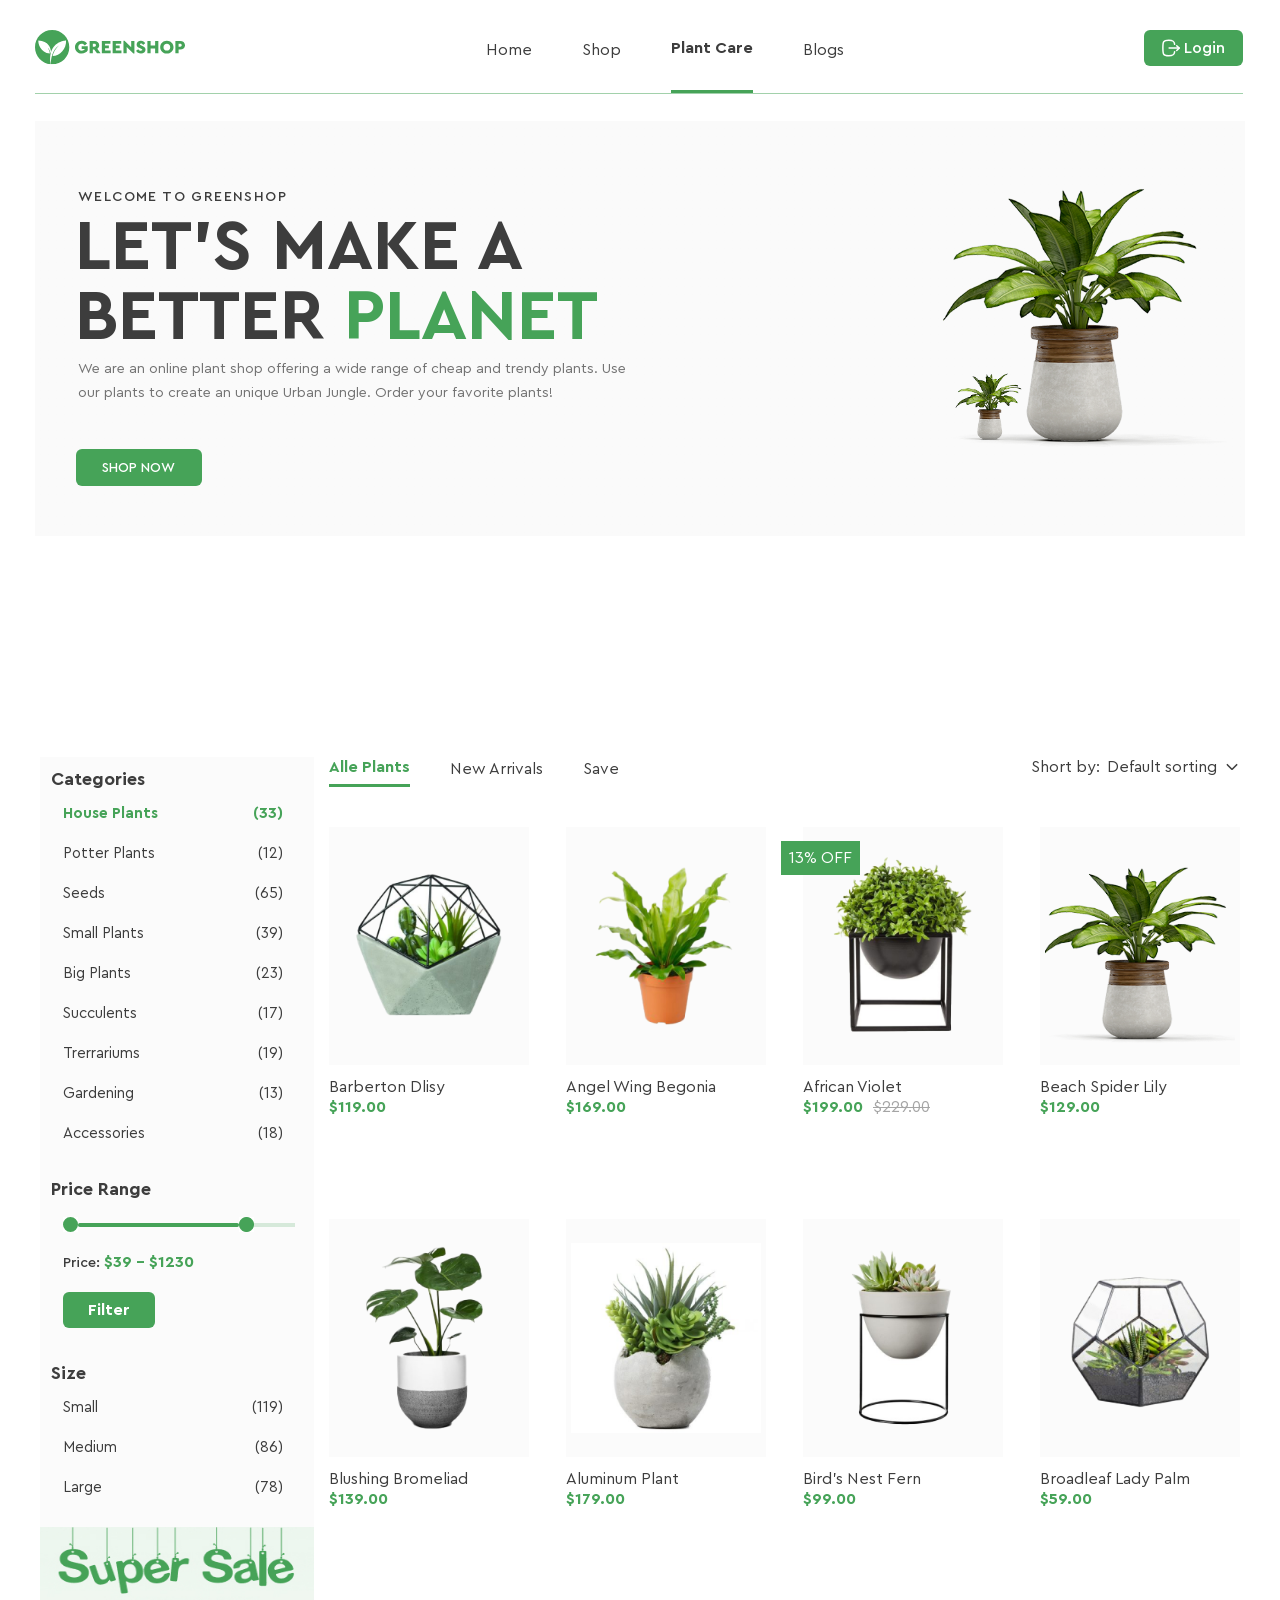
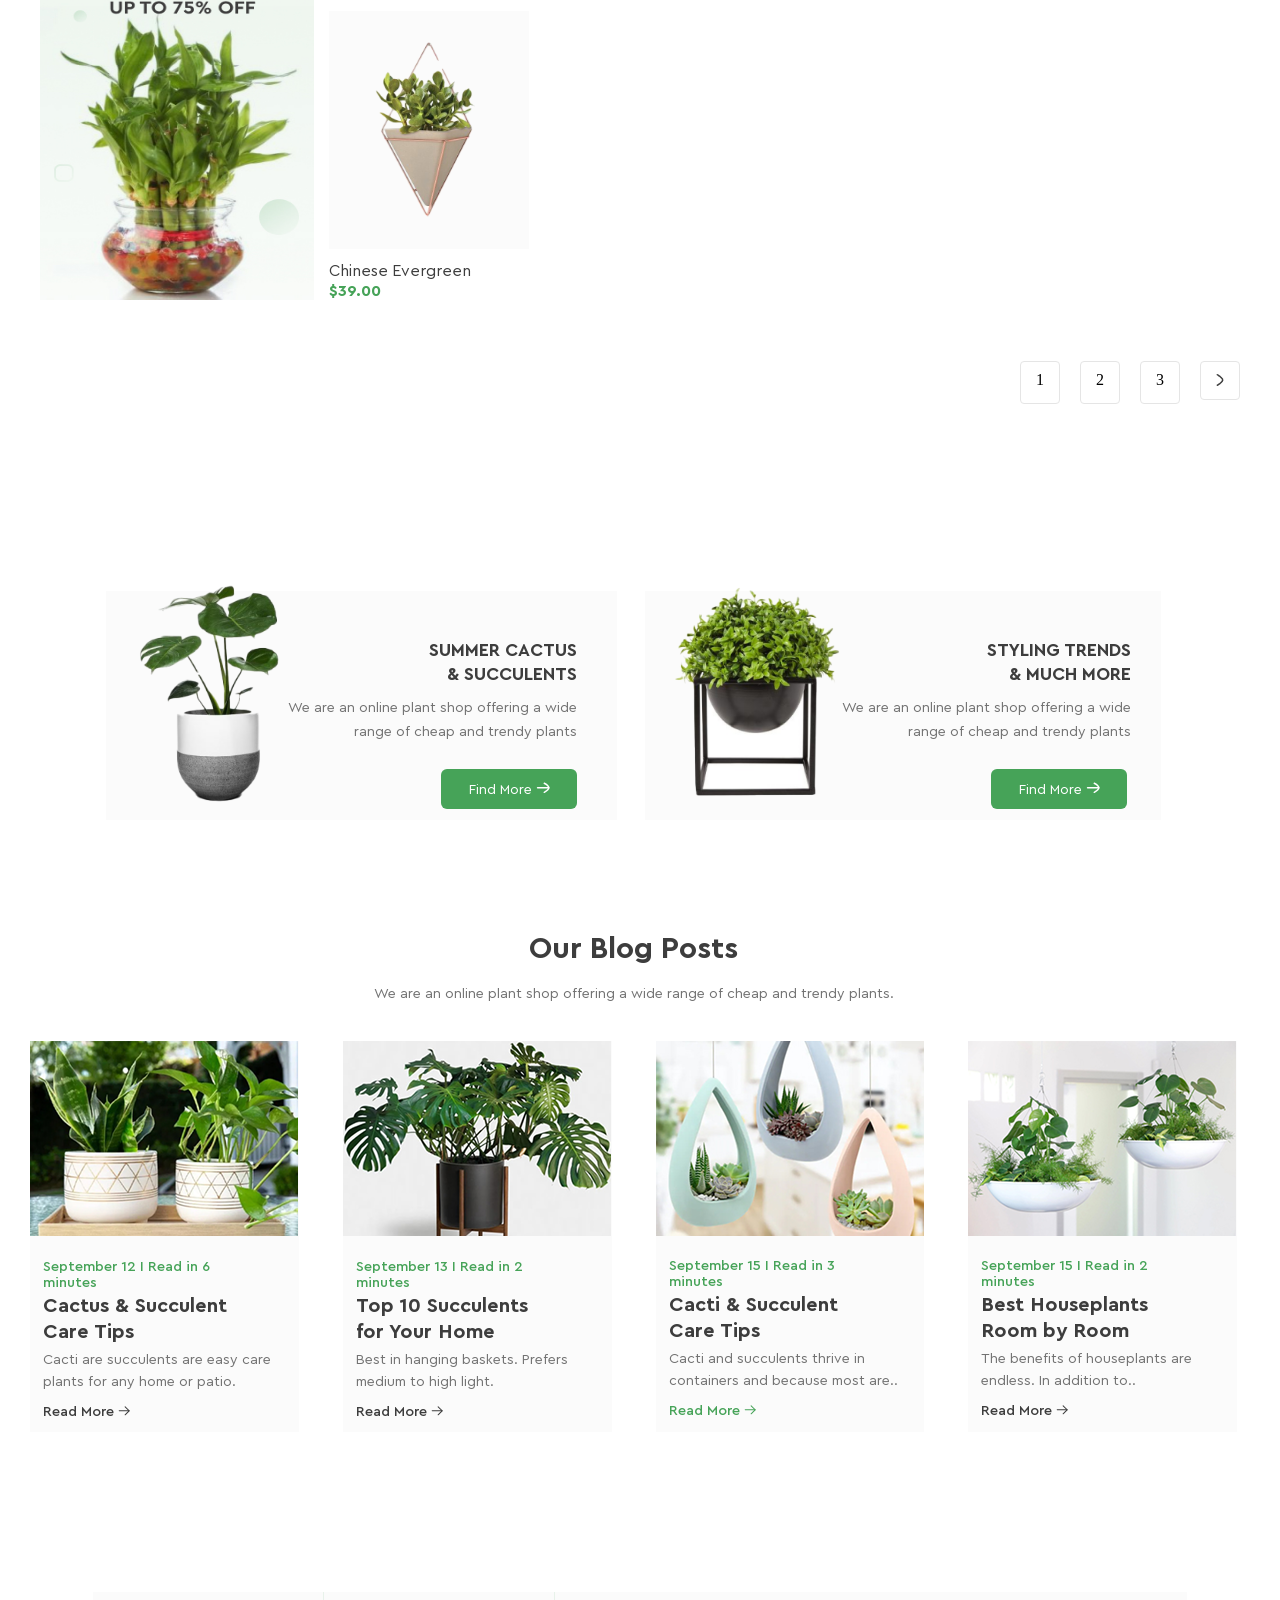
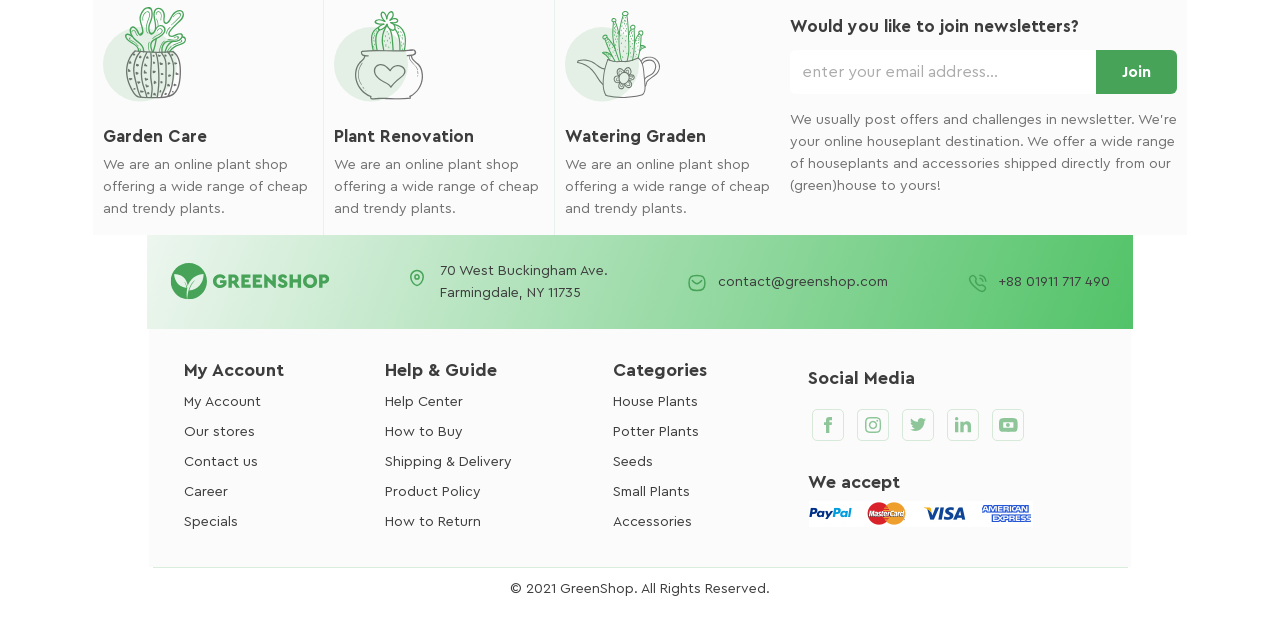
<file: Lesson_14/index.html>
<!DOCTYPE html>
<html lang="en">
<head>
    <meta charset="UTF-8">
    <meta name="viewport" content="width=device-width, initial-scale=1.0">
    <link rel="stylesheet" href="style/style.css">
    <title>Page</title>
</head>
<body>
    <header>
        <div class="header">
            <svg class="scale-rotate-svg" xmlns="http://www.w3.org/2000/svg" width="150" height="35" viewBox="0 0 150 35" fill="none">
                <g clip-path="url(#clip0_1_38)">
                  <path d="M17.15 0C7.67748 0 0 7.67746 0 17.15C0 26.0201 6.73548 33.3175 15.3711 34.207C14.8496 29.9134 15.0436 26.4001 15.7067 23.5135C15.3347 21.7225 14.4898 19.0703 12.5734 17.1864C12.5734 17.1864 13.8348 19.0784 14.5181 21.6214C14.5181 21.6255 14.5221 21.6295 14.5221 21.6335C14.5949 21.9044 14.6596 22.1793 14.7162 22.4623C14.7283 22.527 14.7404 22.5917 14.7526 22.6604C14.8051 22.9515 14.8536 23.2426 14.886 23.5418C5.19513 22.3532 3.12921 13.6569 3.35561 10.3781C13.665 10.9482 15.7754 17.8292 16.0827 22.0985C19.4585 11.0412 30.1843 10.4024 31.0697 10.3781C31.4538 18.8763 25.1509 25.5026 17.6149 26.0807C17.6635 25.8503 17.7201 25.6198 17.7767 25.3934C17.7928 25.3247 17.813 25.26 17.8333 25.1913C17.8777 25.0296 17.9222 24.8679 17.9748 24.7061C17.995 24.6374 18.0192 24.5646 18.0394 24.4959C18.096 24.318 18.1567 24.1442 18.2173 23.9663C18.2335 23.9259 18.2456 23.8854 18.2618 23.845C18.3386 23.6348 18.4195 23.4326 18.5003 23.2305C18.5084 23.2143 18.5125 23.1941 18.5205 23.1779C18.5205 23.1779 18.5205 23.1779 18.5246 23.1779C20.4571 18.5043 24.0229 15.4439 24.0229 15.4439C17.0247 19.4868 15.8441 29.9983 15.6582 34.2231C16.1514 34.2676 16.6446 34.2999 17.15 34.2999C26.6225 34.2999 34.3 26.6225 34.3 17.15C34.3 7.67746 26.6225 0 17.15 0Z" fill="#46A358"/>
                  <path d="M46.7038 10.7454C48.9719 10.7454 50.8235 11.7198 52.0243 13.4987L49.7764 15.4109C48.9719 14.287 47.9975 13.7048 46.6472 13.7048C44.5691 13.7048 43.2754 15.0713 43.2754 17.1534C43.2754 19.2719 44.6419 20.695 46.8372 20.695C48.0177 20.695 48.9557 20.2826 49.5541 19.5913V19.0091H46.6674V16.2357H52.7763V20.1331C52.1941 21.164 51.3693 21.9888 50.302 22.6235C49.2347 23.242 48.0339 23.5614 46.7038 23.5614C42.9924 23.618 39.9238 20.7314 39.9764 17.1534C39.9198 13.5957 42.9924 10.6888 46.7038 10.7454Z" fill="#46A358"/>
                  <path d="M61.9577 23.3315L59.1681 19.4907H57.8379V23.3315H54.6157V10.9683H59.4672C62.2204 10.9683 64.246 12.6542 64.246 15.2214C64.246 16.7375 63.5142 17.9948 62.2973 18.7428L65.5559 23.3315H61.9577ZM57.8339 16.6809H59.4834C60.3809 16.6809 60.9631 16.0987 60.9631 15.2214C60.9631 14.3441 60.3809 13.7781 59.4834 13.7781H57.8339V16.6809Z" fill="#46A358"/>
                  <path d="M66.8335 10.9683H75.4126V13.8711H70.0557V15.5772H73.8763V18.2738H70.0557V20.4287H75.639V23.3315H66.8335V10.9683Z" fill="#46A358"/>
                  <path d="M77.644 10.9683H86.223V13.8711H80.8662V15.5772H84.6867V18.2738H80.8662V20.4287H86.4494V23.3315H77.644V10.9683Z" fill="#46A358"/>
                  <path d="M99.4194 10.9681V23.5577H98.3884L91.6812 17.0567V23.3313H88.459V10.7417H89.4899L96.1971 17.1497V10.9681H99.4194Z" fill="#46A358"/>
                  <path d="M103.264 19.1349C103.996 20.1092 104.764 20.7278 106.017 20.7278C106.862 20.7278 107.291 20.4286 107.291 19.8262C107.291 19.2845 107.008 19.1147 106.034 18.6821L104.76 18.1201C102.718 17.2186 101.631 16.0583 101.631 14.3926C101.631 12.2013 103.43 10.7378 105.957 10.7378C107.998 10.7378 109.442 11.7121 110.19 13.2282L108.035 14.8777C107.436 13.9802 106.875 13.5678 105.993 13.5678C105.318 13.5678 104.889 13.8306 104.889 14.3562C104.889 14.805 105.152 15.0516 105.957 15.3669L107.38 15.9653C109.535 16.8668 110.545 17.9503 110.545 19.6928C110.545 22.0903 108.577 23.5538 106.009 23.5538C103.782 23.5538 101.983 22.4865 101.081 20.7804L103.264 19.1349Z" fill="#46A358"/>
                  <path d="M112.393 10.9683H115.615V15.4842H120.131V10.9683H123.353V23.3315H120.131V18.387H115.615V23.3315H112.393V10.9683Z" fill="#46A358"/>
                  <path d="M131.843 10.7417C135.442 10.6649 138.607 13.6081 138.53 17.1497C138.603 20.7277 135.442 23.6143 131.843 23.5577C128.229 23.6143 125.116 20.7277 125.193 17.1497C125.116 13.6081 128.229 10.6689 131.843 10.7417ZM131.86 13.7011C129.874 13.7011 128.488 15.108 128.488 17.1497C128.488 18.1806 128.807 19.0216 129.426 19.6603C130.044 20.2789 130.869 20.5983 131.86 20.5983C133.772 20.5983 135.231 19.2116 135.231 17.1497C135.235 15.108 133.772 13.7011 131.86 13.7011Z" fill="#46A358"/>
                  <path d="M140.374 10.9683H145.225C147.979 10.9683 150.004 12.6542 150.004 15.2214C150.004 17.7523 147.926 19.4907 145.225 19.4907H143.596V23.3315H140.374V10.9683ZM145.242 16.6809C146.139 16.6809 146.721 16.0987 146.721 15.2214C146.721 14.3441 146.139 13.7781 145.242 13.7781H143.592V16.6809H145.242Z" fill="#46A358"/>
                </g>
                <defs>
                  <clipPath id="clip0_1_38">
                    <rect width="150" height="34.2999" fill="white"/>
                  </clipPath>
                </defs>
              </svg>

              <nav class="list">

                <li class="list-item"><a href="#">Home</a></li>

                <li class="list-item"><a href="#">Shop</a></li>

                <li class="list-item active"><a href="#">Plant Care</a><!--акт-й-->

                  <ul class="sub-list"><!--1 лист-->

                      <li class="sub-list-item"><a href="#">Drainage</a></li>
                      <li class="sub-list-item"><a href="#">Fungicides</a></li>
                      <li class="sub-list-item"><a href="#">Fertilizer</a></li>

                      <li class="sub-list-item dynamic"><a class="sub-active" href="#">Priming       <!--переход на 2 лист-->
                      
                        <img src="./icon/Frame9.svg" alt="ckeck">
                      
                      </a>

                         <ul class="sub-list2"><!--1 лист-->
                      
                            <li class="sub-list-item2"><a href="#">Universal</a></li>
                            <li class="sub-list-item2"><a href="#">For Ficus</a></li>
                            <li class="sub-list-item2"><a href="#">For Cacti</a></li>
                            <li class="sub-list-item2"><a href="#">For Citrus</a></li>
                            <li class="sub-list-item2"><a href="#">For those in bloom</a></li>
                            <li class="sub-list-item2"><a href="#">For Orchids</a></li>

                       </ul><!--2 лист-->

                </ul><!--1 лист-->
              </li><!--акт-й-->

                <li class="list-item"><a href="#">Blogs</a></li>

              </nav>

              <a href="./regictration.html" class="login-feader-profile">
                <svg xmlns="http://www.w3.org/2000/svg" width="18" height="18" viewBox="0 0 18 18" fill="none">
                    <path d="M17.1601 9.1006H7.12598" stroke="white" stroke-width="1.5" stroke-linecap="round" stroke-linejoin="round"/>
                    <path d="M14.7212 6.67059L17.1612 9.10059L14.7212 11.5306" stroke="white" stroke-width="1.5" stroke-linecap="round" stroke-linejoin="round"/>
                    <path d="M12.6342 5.35826C12.3592 2.37493 11.2425 1.2916 6.80082 1.2916C0.883322 1.2916 0.883322 3.2166 0.883322 8.99993C0.883322 14.7833 0.883322 16.7083 6.80082 16.7083C11.2425 16.7083 12.3592 15.6249 12.6342 12.6416" stroke="white" stroke-width="1.5" stroke-linecap="round" stroke-linejoin="round"/>
                  </svg>
                  Login
                </a>
        </div>
    </header>

    <main>
       <div class="main"> 
            <div class="bloc1">
               <p class="welcome">Welcome to GreenShop</p>

               <p class="slogan">Let’s Make a<br>Better <span class="green">Planet</span></p>

               <p class="text">We are an online plant shop offering a wide range of cheap and trendy plants. Use<br> our plants to create an unique Urban Jungle. Order your favorite plants!</p>
            
               <button class="shop">SHOP NOW</button>
            </div>

            <div class="bloc2">
              <div class="pulsate-image"></div>  
            </div>  
        </div>   
    </main>
       
    <!--2 dz-->

    <div class="container-products">
      <div class="left">  
        <div class="left-side">
          <div class="left-menu"> 
            <h3 class="menu-heading">Categories</h3>
            <ul class="menu-list">
              
              <li class="menu-list-item">
                <label class="custom-checkbox" >
                <input type="radio" name="check"checked >
                <div class="custom-checkbox-icon"></div>
                <div class="label-text">
                   <p>House Plants</p>
                   <p>(33)</p>
                </div>
               </label>
            </li> 

              <li class="menu-list-item">
                <label class="custom-checkbox">
                <input type="radio" name="check">
                <div class="custom-checkbox-icon"></div>
                <div class="label-text">
                   <p>Potter Plants</p>
                   <p>(12)</p>
                </div>
               </label>
            </li> 

              <li class="menu-list-item">
                <label class="custom-checkbox">
                <input type="radio" name="check">
                <div class="custom-checkbox-icon"></div>
                <div class="label-text">
                   <p>Seeds</p>
                   <p>(65)</p>
                </div>
               </label>
            </li> 

              <li class="menu-list-item">
                <label class="custom-checkbox">
                <input type="radio" name="check">
                <div class="custom-checkbox-icon"></div>
                <div class="label-text">
                  <p>Small Plants</p>
                  <p>(39)</p>
                </div>
               </label>
            </li> 
              
              <li class="menu-list-item">
                <label class="custom-checkbox">
                <input type="radio" name="check">
                <div class="custom-checkbox-icon"></div>
                <div class="label-text">
                  <p>Big Plants</p>
                  <p>(23)</p>
                </div>
               </label>
            </li> 

              <li class="menu-list-item">
                <label class="custom-checkbox">
                <input type="radio" name="check">
                <div class="custom-checkbox-icon"></div>
                <div class="label-text">
                  <p>Succulents</p>
                  <p>(17)</p>
                </div>
              </label>
              </li> 

                <li class="menu-list-item">
                  <label class="custom-checkbox">
                  <input type="radio" name="check">
                  <div class="custom-checkbox-icon"></div>
                  <div class="label-text">
                    <p>Trerrariums</p>
                    <p>(19)</p>
                  </div>
                </label>
              </li> 

                <li class="menu-list-item">
                  <label class="custom-checkbox">
                  <input type="radio" name="check">
                  <div class="custom-checkbox-icon"></div>
                  <div class="label-text">
                    <p>Gardening</p>
                    <p>(13)</p>
                  </div>
                </label>
              </li> 

                <li class="menu-list-item">
                  <label class="custom-checkbox">
                  <input type="radio" name="check">
                  <div class="custom-checkbox-icon"></div>
                  <div class="label-text">
                    <p>Accessories</p>
                    <p>(18)</p>
                  </div>
                </label>
              </li> 
            </ul>

             <div class="left-menu price"> 
              <h3 class="menu-heading">Price Range</h3>

                <ul class="menu-list price">
                  <li class="menu-list-item">
                    <div class="price-range">  
                      <div class="ellipse1"></div>
                      <div class="line1"></div>
                      <div class="ellipse2"></div>
                      <div class="line2"></div>
                </div>
              </li>
                <li><span class="read-more">Price:</span><span class="price"> $39 - $1230</span></li>

                <li><button class="filter">Filter</button></li>
            </ul>
          </div> 

          <h3 class="menu-heading">Size</h3>
          <ul class="menu-list">
            
              <li class="menu-list-item">
                <label class="custom-checkbox">
                <input type="radio" name="check">
                <div class="custom-checkbox-icon"></div>
                <div class="label-text">
                  <p>Small</p>
                  <p>(119)</p>
                </div>
              </label>
            </li> 

                <li class="menu-list-item">
                  <label class="custom-checkbox">
                  <input type="radio" name="check">
                  <div class="custom-checkbox-icon"></div>
                  <div class="label-text">
                    <p>Medium</p>
                    <p>(86)</p>
                  </div>
                </label>
              </li> 

              <li class="menu-list-item">
                <label class="custom-checkbox">
                <input type="radio" name="check">
                <div class="custom-checkbox-icon"></div>
                <div class="label-text">
                  <p>Large</p>
                  <p>(78)</p>
                </div>
              </label>
            </li> 
          </ul>
          </div>
        </div>
            
           <div class="Sale-Banner"></div>
         
      </div> <!--левый-->
      
        <div class="right-side">
            <div class="navigation">
                <nav class="navigation-one">
                    <li class="list-item active">Alle Plants</li>
                    <li class="list-item ">New Arrivals</li>
                    <li class="list-item">Save</li>
                </nav>
                <div class="navigation-two">
                     <span class="list-item">Short by:</span>
                     <span class="list-item">Default sorting</span>
                    <img class="list-item" src="./icon/Arrow-Down2.png" alt="check">
                </div>           
            </div> 

            <div class="banner-flower">
                <div class="flower">
                  <div class="img-flower1" alt="flower1"></div>
                        <div class="svg-shop">
                         <svg xmlns="http://www.w3.org/2000/svg" width="20" height="20" viewBox="0 0 20 20" fill="none">
                             <g clip-path="url(#clip0_2_1949)">
                               <path d="M14.294 16.8745H8.24077C5.65655 16.8745 3.55412 14.7721 3.55412 12.1879V7.38405C3.55412 4.98175 2.35676 2.75813 0.351225 1.4358C-0.00894369 1.19834 -0.108379 0.713895 0.129078 0.353726C0.366535 -0.00648163 0.850939 -0.105956 1.21119 0.131579C2.35606 0.886442 3.28487 1.88204 3.94905 3.02832C4.09258 3.18911 5.24995 4.41584 7.14726 4.41584H16.142C18.596 4.36995 20.5168 6.83267 19.8752 9.20138L18.8397 13.3284C18.3159 15.4163 16.4466 16.8745 14.294 16.8745ZM4.91926 5.53677C5.04912 6.1367 5.11634 6.7553 5.11634 7.38405V12.1879C5.11634 13.9107 6.51796 15.3123 8.24077 15.3123H14.294C15.7291 15.3123 16.9752 14.3401 17.3245 12.9482L18.3599 8.82121C18.7412 7.41373 17.5997 5.95084 16.142 5.97806H7.14722C6.28913 5.97806 5.54224 5.79305 4.91926 5.53677ZM7.85021 19.0226C7.85021 18.4833 7.41307 18.0462 6.87383 18.0462C5.57828 18.0978 5.57942 19.9479 6.87383 19.999C7.41307 19.999 7.85021 19.5618 7.85021 19.0226ZM15.6222 19.0226C15.6222 18.4833 15.1851 18.0462 14.6459 18.0462C13.3503 18.0978 13.3514 19.9479 14.6459 19.999C15.1851 19.999 15.6222 19.5618 15.6222 19.0226ZM16.9231 8.32138C16.9231 7.88998 16.5734 7.54027 16.142 7.54027H7.45966C6.42329 7.58152 6.42407 9.0616 7.45966 9.10249H16.142C16.5734 9.10249 16.9231 8.75279 16.9231 8.32138Z" fill="#46A358"/>
                             </g>
                             <defs>
                               <clipPath id="clip0_2_1949">
                                 <rect width="20" height="20" fill="white"/>
                               </clipPath>
                             </defs>
                           </svg>
   
                          <svg xmlns="http://www.w3.org/2000/svg" width="20" height="20" viewBox="0 0 20 20" fill="none">
                              <path d="M10 18.8873C9.71527 18.8873 9.44077 18.7842 9.22684 18.5968C8.41888 17.8903 7.63992 17.2264 6.95267 16.6408L6.94916 16.6377C4.93423 14.9207 3.19427 13.4378 1.98364 11.9771C0.630341 10.3441 0 8.79578 0 7.10434C0 5.46097 0.563507 3.94485 1.58661 2.83508C2.62192 1.71219 4.04251 1.09375 5.58716 1.09375C6.74164 1.09375 7.79892 1.45874 8.72955 2.1785C9.19922 2.54181 9.62494 2.98645 10 3.5051C10.3752 2.98645 10.8008 2.54181 11.2706 2.1785C12.2012 1.45874 13.2585 1.09375 14.413 1.09375C15.9575 1.09375 17.3782 1.71219 18.4135 2.83508C19.4366 3.94485 20 5.46097 20 7.10434C20 8.79578 19.3698 10.3441 18.0165 11.9769C16.8059 13.4378 15.0661 14.9205 13.0515 16.6374C12.363 17.224 11.5828 17.8889 10.773 18.5971C10.5592 18.7842 10.2846 18.8873 10 18.8873ZM5.58716 2.26532C4.37363 2.26532 3.25882 2.74963 2.44781 3.62915C1.62476 4.52194 1.17142 5.75607 1.17142 7.10434C1.17142 8.52692 1.70013 9.79919 2.88559 11.2296C4.03137 12.6122 5.73563 14.0645 7.70889 15.7462L7.71255 15.7492C8.4024 16.3371 9.18442 17.0036 9.99832 17.7153C10.8171 17.0023 11.6003 16.3347 12.2916 15.7458C14.2647 14.0642 15.9688 12.6122 17.1146 11.2296C18.2999 9.79919 18.8286 8.52692 18.8286 7.10434C18.8286 5.75607 18.3752 4.52194 17.5522 3.62915C16.7413 2.74963 15.6264 2.26532 14.413 2.26532C13.524 2.26532 12.7078 2.54791 11.9872 3.10516C11.3449 3.60199 10.8975 4.23004 10.6352 4.66949C10.5003 4.89548 10.2629 5.03036 10 5.03036C9.73709 5.03036 9.49966 4.89548 9.36478 4.66949C9.10263 4.23004 8.65524 3.60199 8.01285 3.10516C7.29218 2.54791 6.47598 2.26532 5.58716 2.26532Z" fill="#3D3D3D"/>
                          </svg>
   
                          <svg xmlns="http://www.w3.org/2000/svg" width="20" height="20" viewBox="0 0 20 20" fill="none">
                           <g clip-path="url(#clip0_2_1953)">
                             <path d="M14.5656 16.0023C10.5704 19.1859 4.98549 18.3049 2.02729 14.6536C-0.827886 11.1285 -0.64932 6.04314 2.44811 2.82458C5.64856 -0.50074 10.6802 -0.944658 14.3277 1.78316C15.6345 2.76027 16.6104 4.00337 17.246 5.50807C17.8853 7.02151 18.0795 8.59614 17.8578 10.2201C17.6368 11.8365 16.9918 13.2769 15.9423 14.6212C16.0272 14.6767 16.1178 14.7167 16.1827 14.7816C17.3365 15.9305 18.4859 17.0836 19.6397 18.2325C19.9132 18.5047 20.0493 18.8218 19.9682 19.204C19.8071 19.9644 18.9018 20.2579 18.3211 19.7359C18.0489 19.4918 17.7985 19.2227 17.54 18.9642C16.5923 18.0171 15.6451 17.0693 14.6973 16.1221C14.658 16.0847 14.6168 16.0497 14.5656 16.0023ZM15.9529 8.98636C15.9629 5.12659 12.8468 2.00605 8.97825 2.00043C5.12035 1.99481 2.00669 5.09037 1.98983 8.94765C1.97297 12.8168 5.08289 15.9461 8.96326 15.9642C12.8055 15.9823 15.9429 12.8499 15.9529 8.98636Z" fill="#3D3D3D"/>
                           </g>
                           <defs>
                             <clipPath id="clip0_2_1953">
                               <rect width="19.9913" height="20" fill="white"/>
                             </clipPath>
                           </defs>
                         </svg>
                         </div>  
                            
                       
                     <p class="name">Barberton Dlisy</p>
                     <span class="price">$119.00</span>
                    
                </div>

                <div class="flower">
                  <div class="img-flower2" alt="flower2"></div>
                     <div class="svg-shop">
                        <svg xmlns="http://www.w3.org/2000/svg" width="20" height="20" viewBox="0 0 20 20" fill="none">
                            <g clip-path="url(#clip0_2_1949)">
                              <path d="M14.294 16.8745H8.24077C5.65655 16.8745 3.55412 14.7721 3.55412 12.1879V7.38405C3.55412 4.98175 2.35676 2.75813 0.351225 1.4358C-0.00894369 1.19834 -0.108379 0.713895 0.129078 0.353726C0.366535 -0.00648163 0.850939 -0.105956 1.21119 0.131579C2.35606 0.886442 3.28487 1.88204 3.94905 3.02832C4.09258 3.18911 5.24995 4.41584 7.14726 4.41584H16.142C18.596 4.36995 20.5168 6.83267 19.8752 9.20138L18.8397 13.3284C18.3159 15.4163 16.4466 16.8745 14.294 16.8745ZM4.91926 5.53677C5.04912 6.1367 5.11634 6.7553 5.11634 7.38405V12.1879C5.11634 13.9107 6.51796 15.3123 8.24077 15.3123H14.294C15.7291 15.3123 16.9752 14.3401 17.3245 12.9482L18.3599 8.82121C18.7412 7.41373 17.5997 5.95084 16.142 5.97806H7.14722C6.28913 5.97806 5.54224 5.79305 4.91926 5.53677ZM7.85021 19.0226C7.85021 18.4833 7.41307 18.0462 6.87383 18.0462C5.57828 18.0978 5.57942 19.9479 6.87383 19.999C7.41307 19.999 7.85021 19.5618 7.85021 19.0226ZM15.6222 19.0226C15.6222 18.4833 15.1851 18.0462 14.6459 18.0462C13.3503 18.0978 13.3514 19.9479 14.6459 19.999C15.1851 19.999 15.6222 19.5618 15.6222 19.0226ZM16.9231 8.32138C16.9231 7.88998 16.5734 7.54027 16.142 7.54027H7.45966C6.42329 7.58152 6.42407 9.0616 7.45966 9.10249H16.142C16.5734 9.10249 16.9231 8.75279 16.9231 8.32138Z" fill="#46A358"/>
                            </g>
                            <defs>
                              <clipPath id="clip0_2_1949">
                                <rect width="20" height="20" fill="white"/>
                              </clipPath>
                            </defs>
                          </svg>

                         <svg xmlns="http://www.w3.org/2000/svg" width="20" height="20" viewBox="0 0 20 20" fill="none">
                             <path d="M10 18.8873C9.71527 18.8873 9.44077 18.7842 9.22684 18.5968C8.41888 17.8903 7.63992 17.2264 6.95267 16.6408L6.94916 16.6377C4.93423 14.9207 3.19427 13.4378 1.98364 11.9771C0.630341 10.3441 0 8.79578 0 7.10434C0 5.46097 0.563507 3.94485 1.58661 2.83508C2.62192 1.71219 4.04251 1.09375 5.58716 1.09375C6.74164 1.09375 7.79892 1.45874 8.72955 2.1785C9.19922 2.54181 9.62494 2.98645 10 3.5051C10.3752 2.98645 10.8008 2.54181 11.2706 2.1785C12.2012 1.45874 13.2585 1.09375 14.413 1.09375C15.9575 1.09375 17.3782 1.71219 18.4135 2.83508C19.4366 3.94485 20 5.46097 20 7.10434C20 8.79578 19.3698 10.3441 18.0165 11.9769C16.8059 13.4378 15.0661 14.9205 13.0515 16.6374C12.363 17.224 11.5828 17.8889 10.773 18.5971C10.5592 18.7842 10.2846 18.8873 10 18.8873ZM5.58716 2.26532C4.37363 2.26532 3.25882 2.74963 2.44781 3.62915C1.62476 4.52194 1.17142 5.75607 1.17142 7.10434C1.17142 8.52692 1.70013 9.79919 2.88559 11.2296C4.03137 12.6122 5.73563 14.0645 7.70889 15.7462L7.71255 15.7492C8.4024 16.3371 9.18442 17.0036 9.99832 17.7153C10.8171 17.0023 11.6003 16.3347 12.2916 15.7458C14.2647 14.0642 15.9688 12.6122 17.1146 11.2296C18.2999 9.79919 18.8286 8.52692 18.8286 7.10434C18.8286 5.75607 18.3752 4.52194 17.5522 3.62915C16.7413 2.74963 15.6264 2.26532 14.413 2.26532C13.524 2.26532 12.7078 2.54791 11.9872 3.10516C11.3449 3.60199 10.8975 4.23004 10.6352 4.66949C10.5003 4.89548 10.2629 5.03036 10 5.03036C9.73709 5.03036 9.49966 4.89548 9.36478 4.66949C9.10263 4.23004 8.65524 3.60199 8.01285 3.10516C7.29218 2.54791 6.47598 2.26532 5.58716 2.26532Z" fill="#3D3D3D"/>
                         </svg>

                         <svg xmlns="http://www.w3.org/2000/svg" width="20" height="20" viewBox="0 0 20 20" fill="none">
                          <g clip-path="url(#clip0_2_1953)">
                            <path d="M14.5656 16.0023C10.5704 19.1859 4.98549 18.3049 2.02729 14.6536C-0.827886 11.1285 -0.64932 6.04314 2.44811 2.82458C5.64856 -0.50074 10.6802 -0.944658 14.3277 1.78316C15.6345 2.76027 16.6104 4.00337 17.246 5.50807C17.8853 7.02151 18.0795 8.59614 17.8578 10.2201C17.6368 11.8365 16.9918 13.2769 15.9423 14.6212C16.0272 14.6767 16.1178 14.7167 16.1827 14.7816C17.3365 15.9305 18.4859 17.0836 19.6397 18.2325C19.9132 18.5047 20.0493 18.8218 19.9682 19.204C19.8071 19.9644 18.9018 20.2579 18.3211 19.7359C18.0489 19.4918 17.7985 19.2227 17.54 18.9642C16.5923 18.0171 15.6451 17.0693 14.6973 16.1221C14.658 16.0847 14.6168 16.0497 14.5656 16.0023ZM15.9529 8.98636C15.9629 5.12659 12.8468 2.00605 8.97825 2.00043C5.12035 1.99481 2.00669 5.09037 1.98983 8.94765C1.97297 12.8168 5.08289 15.9461 8.96326 15.9642C12.8055 15.9823 15.9429 12.8499 15.9529 8.98636Z" fill="#3D3D3D"/>
                          </g>
                          <defs>
                            <clipPath id="clip0_2_1953">
                              <rect width="19.9913" height="20" fill="white"/>
                            </clipPath>
                          </defs>
                        </svg>
                        </div>     

                     <p class="name" >Angel Wing Begonia</p>
                     <span class="price">$169.00</span>
                </div>

                 <div class="flower">
                    <span class="percent">13% OFF</span>
                    <div class="img-flower3" alt="flower3"></div>

                     <div class="svg-shop">
                        <svg xmlns="http://www.w3.org/2000/svg" width="20" height="20" viewBox="0 0 20 20" fill="none">
                            <g clip-path="url(#clip0_2_1949)">
                              <path d="M14.294 16.8745H8.24077C5.65655 16.8745 3.55412 14.7721 3.55412 12.1879V7.38405C3.55412 4.98175 2.35676 2.75813 0.351225 1.4358C-0.00894369 1.19834 -0.108379 0.713895 0.129078 0.353726C0.366535 -0.00648163 0.850939 -0.105956 1.21119 0.131579C2.35606 0.886442 3.28487 1.88204 3.94905 3.02832C4.09258 3.18911 5.24995 4.41584 7.14726 4.41584H16.142C18.596 4.36995 20.5168 6.83267 19.8752 9.20138L18.8397 13.3284C18.3159 15.4163 16.4466 16.8745 14.294 16.8745ZM4.91926 5.53677C5.04912 6.1367 5.11634 6.7553 5.11634 7.38405V12.1879C5.11634 13.9107 6.51796 15.3123 8.24077 15.3123H14.294C15.7291 15.3123 16.9752 14.3401 17.3245 12.9482L18.3599 8.82121C18.7412 7.41373 17.5997 5.95084 16.142 5.97806H7.14722C6.28913 5.97806 5.54224 5.79305 4.91926 5.53677ZM7.85021 19.0226C7.85021 18.4833 7.41307 18.0462 6.87383 18.0462C5.57828 18.0978 5.57942 19.9479 6.87383 19.999C7.41307 19.999 7.85021 19.5618 7.85021 19.0226ZM15.6222 19.0226C15.6222 18.4833 15.1851 18.0462 14.6459 18.0462C13.3503 18.0978 13.3514 19.9479 14.6459 19.999C15.1851 19.999 15.6222 19.5618 15.6222 19.0226ZM16.9231 8.32138C16.9231 7.88998 16.5734 7.54027 16.142 7.54027H7.45966C6.42329 7.58152 6.42407 9.0616 7.45966 9.10249H16.142C16.5734 9.10249 16.9231 8.75279 16.9231 8.32138Z" fill="#46A358"/>
                            </g>
                            <defs>
                              <clipPath id="clip0_2_1949">
                                <rect width="20" height="20" fill="white"/>
                              </clipPath>
                            </defs>
                          </svg>
  
                         <svg xmlns="http://www.w3.org/2000/svg" width="20" height="20" viewBox="0 0 20 20" fill="none">
                             <path d="M10 18.8873C9.71527 18.8873 9.44077 18.7842 9.22684 18.5968C8.41888 17.8903 7.63992 17.2264 6.95267 16.6408L6.94916 16.6377C4.93423 14.9207 3.19427 13.4378 1.98364 11.9771C0.630341 10.3441 0 8.79578 0 7.10434C0 5.46097 0.563507 3.94485 1.58661 2.83508C2.62192 1.71219 4.04251 1.09375 5.58716 1.09375C6.74164 1.09375 7.79892 1.45874 8.72955 2.1785C9.19922 2.54181 9.62494 2.98645 10 3.5051C10.3752 2.98645 10.8008 2.54181 11.2706 2.1785C12.2012 1.45874 13.2585 1.09375 14.413 1.09375C15.9575 1.09375 17.3782 1.71219 18.4135 2.83508C19.4366 3.94485 20 5.46097 20 7.10434C20 8.79578 19.3698 10.3441 18.0165 11.9769C16.8059 13.4378 15.0661 14.9205 13.0515 16.6374C12.363 17.224 11.5828 17.8889 10.773 18.5971C10.5592 18.7842 10.2846 18.8873 10 18.8873ZM5.58716 2.26532C4.37363 2.26532 3.25882 2.74963 2.44781 3.62915C1.62476 4.52194 1.17142 5.75607 1.17142 7.10434C1.17142 8.52692 1.70013 9.79919 2.88559 11.2296C4.03137 12.6122 5.73563 14.0645 7.70889 15.7462L7.71255 15.7492C8.4024 16.3371 9.18442 17.0036 9.99832 17.7153C10.8171 17.0023 11.6003 16.3347 12.2916 15.7458C14.2647 14.0642 15.9688 12.6122 17.1146 11.2296C18.2999 9.79919 18.8286 8.52692 18.8286 7.10434C18.8286 5.75607 18.3752 4.52194 17.5522 3.62915C16.7413 2.74963 15.6264 2.26532 14.413 2.26532C13.524 2.26532 12.7078 2.54791 11.9872 3.10516C11.3449 3.60199 10.8975 4.23004 10.6352 4.66949C10.5003 4.89548 10.2629 5.03036 10 5.03036C9.73709 5.03036 9.49966 4.89548 9.36478 4.66949C9.10263 4.23004 8.65524 3.60199 8.01285 3.10516C7.29218 2.54791 6.47598 2.26532 5.58716 2.26532Z" fill="#3D3D3D"/>
                         </svg>
  
                         <svg xmlns="http://www.w3.org/2000/svg" width="20" height="20" viewBox="0 0 20 20" fill="none">
                          <g clip-path="url(#clip0_2_1953)">
                            <path d="M14.5656 16.0023C10.5704 19.1859 4.98549 18.3049 2.02729 14.6536C-0.827886 11.1285 -0.64932 6.04314 2.44811 2.82458C5.64856 -0.50074 10.6802 -0.944658 14.3277 1.78316C15.6345 2.76027 16.6104 4.00337 17.246 5.50807C17.8853 7.02151 18.0795 8.59614 17.8578 10.2201C17.6368 11.8365 16.9918 13.2769 15.9423 14.6212C16.0272 14.6767 16.1178 14.7167 16.1827 14.7816C17.3365 15.9305 18.4859 17.0836 19.6397 18.2325C19.9132 18.5047 20.0493 18.8218 19.9682 19.204C19.8071 19.9644 18.9018 20.2579 18.3211 19.7359C18.0489 19.4918 17.7985 19.2227 17.54 18.9642C16.5923 18.0171 15.6451 17.0693 14.6973 16.1221C14.658 16.0847 14.6168 16.0497 14.5656 16.0023ZM15.9529 8.98636C15.9629 5.12659 12.8468 2.00605 8.97825 2.00043C5.12035 1.99481 2.00669 5.09037 1.98983 8.94765C1.97297 12.8168 5.08289 15.9461 8.96326 15.9642C12.8055 15.9823 15.9429 12.8499 15.9529 8.98636Z" fill="#3D3D3D"/>
                          </g>
                          <defs>
                            <clipPath id="clip0_2_1953">
                              <rect width="19.9913" height="20" fill="white"/>
                            </clipPath>
                          </defs>
                        </svg>
                        </div>     
                       <p class="name">African Violet</p>
                       <p class="price">$199.00 <span class="cost">$229.00</span> </p> 
                   </div>

                 <div class="flower">
                  <div class="img-flower4" alt="flower4"></div> 
                     
                     <div class="svg-shop">
                        <svg xmlns="http://www.w3.org/2000/svg" width="20" height="20" viewBox="0 0 20 20" fill="none">
                            <g clip-path="url(#clip0_2_1949)">
                              <path d="M14.294 16.8745H8.24077C5.65655 16.8745 3.55412 14.7721 3.55412 12.1879V7.38405C3.55412 4.98175 2.35676 2.75813 0.351225 1.4358C-0.00894369 1.19834 -0.108379 0.713895 0.129078 0.353726C0.366535 -0.00648163 0.850939 -0.105956 1.21119 0.131579C2.35606 0.886442 3.28487 1.88204 3.94905 3.02832C4.09258 3.18911 5.24995 4.41584 7.14726 4.41584H16.142C18.596 4.36995 20.5168 6.83267 19.8752 9.20138L18.8397 13.3284C18.3159 15.4163 16.4466 16.8745 14.294 16.8745ZM4.91926 5.53677C5.04912 6.1367 5.11634 6.7553 5.11634 7.38405V12.1879C5.11634 13.9107 6.51796 15.3123 8.24077 15.3123H14.294C15.7291 15.3123 16.9752 14.3401 17.3245 12.9482L18.3599 8.82121C18.7412 7.41373 17.5997 5.95084 16.142 5.97806H7.14722C6.28913 5.97806 5.54224 5.79305 4.91926 5.53677ZM7.85021 19.0226C7.85021 18.4833 7.41307 18.0462 6.87383 18.0462C5.57828 18.0978 5.57942 19.9479 6.87383 19.999C7.41307 19.999 7.85021 19.5618 7.85021 19.0226ZM15.6222 19.0226C15.6222 18.4833 15.1851 18.0462 14.6459 18.0462C13.3503 18.0978 13.3514 19.9479 14.6459 19.999C15.1851 19.999 15.6222 19.5618 15.6222 19.0226ZM16.9231 8.32138C16.9231 7.88998 16.5734 7.54027 16.142 7.54027H7.45966C6.42329 7.58152 6.42407 9.0616 7.45966 9.10249H16.142C16.5734 9.10249 16.9231 8.75279 16.9231 8.32138Z" fill="#46A358"/>
                            </g>
                            <defs>
                              <clipPath id="clip0_2_1949">
                                <rect width="20" height="20" fill="white"/>
                              </clipPath>
                            </defs>
                          </svg>
  
                         <svg xmlns="http://www.w3.org/2000/svg" width="20" height="20" viewBox="0 0 20 20" fill="none">
                             <path d="M10 18.8873C9.71527 18.8873 9.44077 18.7842 9.22684 18.5968C8.41888 17.8903 7.63992 17.2264 6.95267 16.6408L6.94916 16.6377C4.93423 14.9207 3.19427 13.4378 1.98364 11.9771C0.630341 10.3441 0 8.79578 0 7.10434C0 5.46097 0.563507 3.94485 1.58661 2.83508C2.62192 1.71219 4.04251 1.09375 5.58716 1.09375C6.74164 1.09375 7.79892 1.45874 8.72955 2.1785C9.19922 2.54181 9.62494 2.98645 10 3.5051C10.3752 2.98645 10.8008 2.54181 11.2706 2.1785C12.2012 1.45874 13.2585 1.09375 14.413 1.09375C15.9575 1.09375 17.3782 1.71219 18.4135 2.83508C19.4366 3.94485 20 5.46097 20 7.10434C20 8.79578 19.3698 10.3441 18.0165 11.9769C16.8059 13.4378 15.0661 14.9205 13.0515 16.6374C12.363 17.224 11.5828 17.8889 10.773 18.5971C10.5592 18.7842 10.2846 18.8873 10 18.8873ZM5.58716 2.26532C4.37363 2.26532 3.25882 2.74963 2.44781 3.62915C1.62476 4.52194 1.17142 5.75607 1.17142 7.10434C1.17142 8.52692 1.70013 9.79919 2.88559 11.2296C4.03137 12.6122 5.73563 14.0645 7.70889 15.7462L7.71255 15.7492C8.4024 16.3371 9.18442 17.0036 9.99832 17.7153C10.8171 17.0023 11.6003 16.3347 12.2916 15.7458C14.2647 14.0642 15.9688 12.6122 17.1146 11.2296C18.2999 9.79919 18.8286 8.52692 18.8286 7.10434C18.8286 5.75607 18.3752 4.52194 17.5522 3.62915C16.7413 2.74963 15.6264 2.26532 14.413 2.26532C13.524 2.26532 12.7078 2.54791 11.9872 3.10516C11.3449 3.60199 10.8975 4.23004 10.6352 4.66949C10.5003 4.89548 10.2629 5.03036 10 5.03036C9.73709 5.03036 9.49966 4.89548 9.36478 4.66949C9.10263 4.23004 8.65524 3.60199 8.01285 3.10516C7.29218 2.54791 6.47598 2.26532 5.58716 2.26532Z" fill="#3D3D3D"/>
                         </svg>
  
                         <svg xmlns="http://www.w3.org/2000/svg" width="20" height="20" viewBox="0 0 20 20" fill="none">
                          <g clip-path="url(#clip0_2_1953)">
                            <path d="M14.5656 16.0023C10.5704 19.1859 4.98549 18.3049 2.02729 14.6536C-0.827886 11.1285 -0.64932 6.04314 2.44811 2.82458C5.64856 -0.50074 10.6802 -0.944658 14.3277 1.78316C15.6345 2.76027 16.6104 4.00337 17.246 5.50807C17.8853 7.02151 18.0795 8.59614 17.8578 10.2201C17.6368 11.8365 16.9918 13.2769 15.9423 14.6212C16.0272 14.6767 16.1178 14.7167 16.1827 14.7816C17.3365 15.9305 18.4859 17.0836 19.6397 18.2325C19.9132 18.5047 20.0493 18.8218 19.9682 19.204C19.8071 19.9644 18.9018 20.2579 18.3211 19.7359C18.0489 19.4918 17.7985 19.2227 17.54 18.9642C16.5923 18.0171 15.6451 17.0693 14.6973 16.1221C14.658 16.0847 14.6168 16.0497 14.5656 16.0023ZM15.9529 8.98636C15.9629 5.12659 12.8468 2.00605 8.97825 2.00043C5.12035 1.99481 2.00669 5.09037 1.98983 8.94765C1.97297 12.8168 5.08289 15.9461 8.96326 15.9642C12.8055 15.9823 15.9429 12.8499 15.9529 8.98636Z" fill="#3D3D3D"/>
                          </g>
                          <defs>
                            <clipPath id="clip0_2_1953">
                              <rect width="19.9913" height="20" fill="white"/>
                            </clipPath>
                          </defs>
                        </svg>
                        </div>     

                     <p class="name">Beach Spider Lily</p>
                     <span class="price">$129.00</span>
                </div>

                 <div class="flower">
                  <div class="img-flower5" alt="flower5"></div>

                     <div class="svg-shop">
                        <svg xmlns="http://www.w3.org/2000/svg" width="20" height="20" viewBox="0 0 20 20" fill="none">
                            <g clip-path="url(#clip0_2_1949)">
                              <path d="M14.294 16.8745H8.24077C5.65655 16.8745 3.55412 14.7721 3.55412 12.1879V7.38405C3.55412 4.98175 2.35676 2.75813 0.351225 1.4358C-0.00894369 1.19834 -0.108379 0.713895 0.129078 0.353726C0.366535 -0.00648163 0.850939 -0.105956 1.21119 0.131579C2.35606 0.886442 3.28487 1.88204 3.94905 3.02832C4.09258 3.18911 5.24995 4.41584 7.14726 4.41584H16.142C18.596 4.36995 20.5168 6.83267 19.8752 9.20138L18.8397 13.3284C18.3159 15.4163 16.4466 16.8745 14.294 16.8745ZM4.91926 5.53677C5.04912 6.1367 5.11634 6.7553 5.11634 7.38405V12.1879C5.11634 13.9107 6.51796 15.3123 8.24077 15.3123H14.294C15.7291 15.3123 16.9752 14.3401 17.3245 12.9482L18.3599 8.82121C18.7412 7.41373 17.5997 5.95084 16.142 5.97806H7.14722C6.28913 5.97806 5.54224 5.79305 4.91926 5.53677ZM7.85021 19.0226C7.85021 18.4833 7.41307 18.0462 6.87383 18.0462C5.57828 18.0978 5.57942 19.9479 6.87383 19.999C7.41307 19.999 7.85021 19.5618 7.85021 19.0226ZM15.6222 19.0226C15.6222 18.4833 15.1851 18.0462 14.6459 18.0462C13.3503 18.0978 13.3514 19.9479 14.6459 19.999C15.1851 19.999 15.6222 19.5618 15.6222 19.0226ZM16.9231 8.32138C16.9231 7.88998 16.5734 7.54027 16.142 7.54027H7.45966C6.42329 7.58152 6.42407 9.0616 7.45966 9.10249H16.142C16.5734 9.10249 16.9231 8.75279 16.9231 8.32138Z" fill="#46A358"/>
                            </g>
                            <defs>
                              <clipPath id="clip0_2_1949">
                                <rect width="20" height="20" fill="white"/>
                              </clipPath>
                            </defs>
                          </svg>
  
                         <svg xmlns="http://www.w3.org/2000/svg" width="20" height="20" viewBox="0 0 20 20" fill="none">
                             <path d="M10 18.8873C9.71527 18.8873 9.44077 18.7842 9.22684 18.5968C8.41888 17.8903 7.63992 17.2264 6.95267 16.6408L6.94916 16.6377C4.93423 14.9207 3.19427 13.4378 1.98364 11.9771C0.630341 10.3441 0 8.79578 0 7.10434C0 5.46097 0.563507 3.94485 1.58661 2.83508C2.62192 1.71219 4.04251 1.09375 5.58716 1.09375C6.74164 1.09375 7.79892 1.45874 8.72955 2.1785C9.19922 2.54181 9.62494 2.98645 10 3.5051C10.3752 2.98645 10.8008 2.54181 11.2706 2.1785C12.2012 1.45874 13.2585 1.09375 14.413 1.09375C15.9575 1.09375 17.3782 1.71219 18.4135 2.83508C19.4366 3.94485 20 5.46097 20 7.10434C20 8.79578 19.3698 10.3441 18.0165 11.9769C16.8059 13.4378 15.0661 14.9205 13.0515 16.6374C12.363 17.224 11.5828 17.8889 10.773 18.5971C10.5592 18.7842 10.2846 18.8873 10 18.8873ZM5.58716 2.26532C4.37363 2.26532 3.25882 2.74963 2.44781 3.62915C1.62476 4.52194 1.17142 5.75607 1.17142 7.10434C1.17142 8.52692 1.70013 9.79919 2.88559 11.2296C4.03137 12.6122 5.73563 14.0645 7.70889 15.7462L7.71255 15.7492C8.4024 16.3371 9.18442 17.0036 9.99832 17.7153C10.8171 17.0023 11.6003 16.3347 12.2916 15.7458C14.2647 14.0642 15.9688 12.6122 17.1146 11.2296C18.2999 9.79919 18.8286 8.52692 18.8286 7.10434C18.8286 5.75607 18.3752 4.52194 17.5522 3.62915C16.7413 2.74963 15.6264 2.26532 14.413 2.26532C13.524 2.26532 12.7078 2.54791 11.9872 3.10516C11.3449 3.60199 10.8975 4.23004 10.6352 4.66949C10.5003 4.89548 10.2629 5.03036 10 5.03036C9.73709 5.03036 9.49966 4.89548 9.36478 4.66949C9.10263 4.23004 8.65524 3.60199 8.01285 3.10516C7.29218 2.54791 6.47598 2.26532 5.58716 2.26532Z" fill="#3D3D3D"/>
                         </svg>
  
                         <svg xmlns="http://www.w3.org/2000/svg" width="20" height="20" viewBox="0 0 20 20" fill="none">
                          <g clip-path="url(#clip0_2_1953)">
                            <path d="M14.5656 16.0023C10.5704 19.1859 4.98549 18.3049 2.02729 14.6536C-0.827886 11.1285 -0.64932 6.04314 2.44811 2.82458C5.64856 -0.50074 10.6802 -0.944658 14.3277 1.78316C15.6345 2.76027 16.6104 4.00337 17.246 5.50807C17.8853 7.02151 18.0795 8.59614 17.8578 10.2201C17.6368 11.8365 16.9918 13.2769 15.9423 14.6212C16.0272 14.6767 16.1178 14.7167 16.1827 14.7816C17.3365 15.9305 18.4859 17.0836 19.6397 18.2325C19.9132 18.5047 20.0493 18.8218 19.9682 19.204C19.8071 19.9644 18.9018 20.2579 18.3211 19.7359C18.0489 19.4918 17.7985 19.2227 17.54 18.9642C16.5923 18.0171 15.6451 17.0693 14.6973 16.1221C14.658 16.0847 14.6168 16.0497 14.5656 16.0023ZM15.9529 8.98636C15.9629 5.12659 12.8468 2.00605 8.97825 2.00043C5.12035 1.99481 2.00669 5.09037 1.98983 8.94765C1.97297 12.8168 5.08289 15.9461 8.96326 15.9642C12.8055 15.9823 15.9429 12.8499 15.9529 8.98636Z" fill="#3D3D3D"/>
                          </g>
                          <defs>
                            <clipPath id="clip0_2_1953">
                              <rect width="19.9913" height="20" fill="white"/>
                            </clipPath>
                          </defs>
                        </svg>
                        </div>     

                     <p class="name">Blushing Bromeliad</p>
                     <span class="price">$139.00</span>
                 </div>

                 <div class="flower">
                  <div class="img-flower6" alt="flower6"></div>

                     <div class="svg-shop">
                        <svg xmlns="http://www.w3.org/2000/svg" width="20" height="20" viewBox="0 0 20 20" fill="none">
                            <g clip-path="url(#clip0_2_1949)">
                              <path d="M14.294 16.8745H8.24077C5.65655 16.8745 3.55412 14.7721 3.55412 12.1879V7.38405C3.55412 4.98175 2.35676 2.75813 0.351225 1.4358C-0.00894369 1.19834 -0.108379 0.713895 0.129078 0.353726C0.366535 -0.00648163 0.850939 -0.105956 1.21119 0.131579C2.35606 0.886442 3.28487 1.88204 3.94905 3.02832C4.09258 3.18911 5.24995 4.41584 7.14726 4.41584H16.142C18.596 4.36995 20.5168 6.83267 19.8752 9.20138L18.8397 13.3284C18.3159 15.4163 16.4466 16.8745 14.294 16.8745ZM4.91926 5.53677C5.04912 6.1367 5.11634 6.7553 5.11634 7.38405V12.1879C5.11634 13.9107 6.51796 15.3123 8.24077 15.3123H14.294C15.7291 15.3123 16.9752 14.3401 17.3245 12.9482L18.3599 8.82121C18.7412 7.41373 17.5997 5.95084 16.142 5.97806H7.14722C6.28913 5.97806 5.54224 5.79305 4.91926 5.53677ZM7.85021 19.0226C7.85021 18.4833 7.41307 18.0462 6.87383 18.0462C5.57828 18.0978 5.57942 19.9479 6.87383 19.999C7.41307 19.999 7.85021 19.5618 7.85021 19.0226ZM15.6222 19.0226C15.6222 18.4833 15.1851 18.0462 14.6459 18.0462C13.3503 18.0978 13.3514 19.9479 14.6459 19.999C15.1851 19.999 15.6222 19.5618 15.6222 19.0226ZM16.9231 8.32138C16.9231 7.88998 16.5734 7.54027 16.142 7.54027H7.45966C6.42329 7.58152 6.42407 9.0616 7.45966 9.10249H16.142C16.5734 9.10249 16.9231 8.75279 16.9231 8.32138Z" fill="#46A358"/>
                            </g>
                            <defs>
                              <clipPath id="clip0_2_1949">
                                <rect width="20" height="20" fill="white"/>
                              </clipPath>
                            </defs>
                          </svg>
  
                         <svg xmlns="http://www.w3.org/2000/svg" width="20" height="20" viewBox="0 0 20 20" fill="none">
                             <path d="M10 18.8873C9.71527 18.8873 9.44077 18.7842 9.22684 18.5968C8.41888 17.8903 7.63992 17.2264 6.95267 16.6408L6.94916 16.6377C4.93423 14.9207 3.19427 13.4378 1.98364 11.9771C0.630341 10.3441 0 8.79578 0 7.10434C0 5.46097 0.563507 3.94485 1.58661 2.83508C2.62192 1.71219 4.04251 1.09375 5.58716 1.09375C6.74164 1.09375 7.79892 1.45874 8.72955 2.1785C9.19922 2.54181 9.62494 2.98645 10 3.5051C10.3752 2.98645 10.8008 2.54181 11.2706 2.1785C12.2012 1.45874 13.2585 1.09375 14.413 1.09375C15.9575 1.09375 17.3782 1.71219 18.4135 2.83508C19.4366 3.94485 20 5.46097 20 7.10434C20 8.79578 19.3698 10.3441 18.0165 11.9769C16.8059 13.4378 15.0661 14.9205 13.0515 16.6374C12.363 17.224 11.5828 17.8889 10.773 18.5971C10.5592 18.7842 10.2846 18.8873 10 18.8873ZM5.58716 2.26532C4.37363 2.26532 3.25882 2.74963 2.44781 3.62915C1.62476 4.52194 1.17142 5.75607 1.17142 7.10434C1.17142 8.52692 1.70013 9.79919 2.88559 11.2296C4.03137 12.6122 5.73563 14.0645 7.70889 15.7462L7.71255 15.7492C8.4024 16.3371 9.18442 17.0036 9.99832 17.7153C10.8171 17.0023 11.6003 16.3347 12.2916 15.7458C14.2647 14.0642 15.9688 12.6122 17.1146 11.2296C18.2999 9.79919 18.8286 8.52692 18.8286 7.10434C18.8286 5.75607 18.3752 4.52194 17.5522 3.62915C16.7413 2.74963 15.6264 2.26532 14.413 2.26532C13.524 2.26532 12.7078 2.54791 11.9872 3.10516C11.3449 3.60199 10.8975 4.23004 10.6352 4.66949C10.5003 4.89548 10.2629 5.03036 10 5.03036C9.73709 5.03036 9.49966 4.89548 9.36478 4.66949C9.10263 4.23004 8.65524 3.60199 8.01285 3.10516C7.29218 2.54791 6.47598 2.26532 5.58716 2.26532Z" fill="#3D3D3D"/>
                         </svg>
  
                         <svg xmlns="http://www.w3.org/2000/svg" width="20" height="20" viewBox="0 0 20 20" fill="none">
                          <g clip-path="url(#clip0_2_1953)">
                            <path d="M14.5656 16.0023C10.5704 19.1859 4.98549 18.3049 2.02729 14.6536C-0.827886 11.1285 -0.64932 6.04314 2.44811 2.82458C5.64856 -0.50074 10.6802 -0.944658 14.3277 1.78316C15.6345 2.76027 16.6104 4.00337 17.246 5.50807C17.8853 7.02151 18.0795 8.59614 17.8578 10.2201C17.6368 11.8365 16.9918 13.2769 15.9423 14.6212C16.0272 14.6767 16.1178 14.7167 16.1827 14.7816C17.3365 15.9305 18.4859 17.0836 19.6397 18.2325C19.9132 18.5047 20.0493 18.8218 19.9682 19.204C19.8071 19.9644 18.9018 20.2579 18.3211 19.7359C18.0489 19.4918 17.7985 19.2227 17.54 18.9642C16.5923 18.0171 15.6451 17.0693 14.6973 16.1221C14.658 16.0847 14.6168 16.0497 14.5656 16.0023ZM15.9529 8.98636C15.9629 5.12659 12.8468 2.00605 8.97825 2.00043C5.12035 1.99481 2.00669 5.09037 1.98983 8.94765C1.97297 12.8168 5.08289 15.9461 8.96326 15.9642C12.8055 15.9823 15.9429 12.8499 15.9529 8.98636Z" fill="#3D3D3D"/>
                          </g>
                          <defs>
                            <clipPath id="clip0_2_1953">
                              <rect width="19.9913" height="20" fill="white"/>
                            </clipPath>
                          </defs>
                        </svg>
                        </div>     

                     <p class="name">Aluminum Plant</p>
                     <span class="price">$179.00</span>
                </div>

                <div class="flower">
                  <div class="img-flower7" alt="flower7"></div>

                     <div class="svg-shop">
                        <svg xmlns="http://www.w3.org/2000/svg" width="20" height="20" viewBox="0 0 20 20" fill="none">
                            <g clip-path="url(#clip0_2_1949)">
                              <path d="M14.294 16.8745H8.24077C5.65655 16.8745 3.55412 14.7721 3.55412 12.1879V7.38405C3.55412 4.98175 2.35676 2.75813 0.351225 1.4358C-0.00894369 1.19834 -0.108379 0.713895 0.129078 0.353726C0.366535 -0.00648163 0.850939 -0.105956 1.21119 0.131579C2.35606 0.886442 3.28487 1.88204 3.94905 3.02832C4.09258 3.18911 5.24995 4.41584 7.14726 4.41584H16.142C18.596 4.36995 20.5168 6.83267 19.8752 9.20138L18.8397 13.3284C18.3159 15.4163 16.4466 16.8745 14.294 16.8745ZM4.91926 5.53677C5.04912 6.1367 5.11634 6.7553 5.11634 7.38405V12.1879C5.11634 13.9107 6.51796 15.3123 8.24077 15.3123H14.294C15.7291 15.3123 16.9752 14.3401 17.3245 12.9482L18.3599 8.82121C18.7412 7.41373 17.5997 5.95084 16.142 5.97806H7.14722C6.28913 5.97806 5.54224 5.79305 4.91926 5.53677ZM7.85021 19.0226C7.85021 18.4833 7.41307 18.0462 6.87383 18.0462C5.57828 18.0978 5.57942 19.9479 6.87383 19.999C7.41307 19.999 7.85021 19.5618 7.85021 19.0226ZM15.6222 19.0226C15.6222 18.4833 15.1851 18.0462 14.6459 18.0462C13.3503 18.0978 13.3514 19.9479 14.6459 19.999C15.1851 19.999 15.6222 19.5618 15.6222 19.0226ZM16.9231 8.32138C16.9231 7.88998 16.5734 7.54027 16.142 7.54027H7.45966C6.42329 7.58152 6.42407 9.0616 7.45966 9.10249H16.142C16.5734 9.10249 16.9231 8.75279 16.9231 8.32138Z" fill="#46A358"/>
                            </g>
                            <defs>
                              <clipPath id="clip0_2_1949">
                                <rect width="20" height="20" fill="white"/>
                              </clipPath>
                            </defs>
                          </svg>
  
                         <svg xmlns="http://www.w3.org/2000/svg" width="20" height="20" viewBox="0 0 20 20" fill="none">
                             <path d="M10 18.8873C9.71527 18.8873 9.44077 18.7842 9.22684 18.5968C8.41888 17.8903 7.63992 17.2264 6.95267 16.6408L6.94916 16.6377C4.93423 14.9207 3.19427 13.4378 1.98364 11.9771C0.630341 10.3441 0 8.79578 0 7.10434C0 5.46097 0.563507 3.94485 1.58661 2.83508C2.62192 1.71219 4.04251 1.09375 5.58716 1.09375C6.74164 1.09375 7.79892 1.45874 8.72955 2.1785C9.19922 2.54181 9.62494 2.98645 10 3.5051C10.3752 2.98645 10.8008 2.54181 11.2706 2.1785C12.2012 1.45874 13.2585 1.09375 14.413 1.09375C15.9575 1.09375 17.3782 1.71219 18.4135 2.83508C19.4366 3.94485 20 5.46097 20 7.10434C20 8.79578 19.3698 10.3441 18.0165 11.9769C16.8059 13.4378 15.0661 14.9205 13.0515 16.6374C12.363 17.224 11.5828 17.8889 10.773 18.5971C10.5592 18.7842 10.2846 18.8873 10 18.8873ZM5.58716 2.26532C4.37363 2.26532 3.25882 2.74963 2.44781 3.62915C1.62476 4.52194 1.17142 5.75607 1.17142 7.10434C1.17142 8.52692 1.70013 9.79919 2.88559 11.2296C4.03137 12.6122 5.73563 14.0645 7.70889 15.7462L7.71255 15.7492C8.4024 16.3371 9.18442 17.0036 9.99832 17.7153C10.8171 17.0023 11.6003 16.3347 12.2916 15.7458C14.2647 14.0642 15.9688 12.6122 17.1146 11.2296C18.2999 9.79919 18.8286 8.52692 18.8286 7.10434C18.8286 5.75607 18.3752 4.52194 17.5522 3.62915C16.7413 2.74963 15.6264 2.26532 14.413 2.26532C13.524 2.26532 12.7078 2.54791 11.9872 3.10516C11.3449 3.60199 10.8975 4.23004 10.6352 4.66949C10.5003 4.89548 10.2629 5.03036 10 5.03036C9.73709 5.03036 9.49966 4.89548 9.36478 4.66949C9.10263 4.23004 8.65524 3.60199 8.01285 3.10516C7.29218 2.54791 6.47598 2.26532 5.58716 2.26532Z" fill="#3D3D3D"/>
                         </svg>
  
                         <svg xmlns="http://www.w3.org/2000/svg" width="20" height="20" viewBox="0 0 20 20" fill="none">
                          <g clip-path="url(#clip0_2_1953)">
                            <path d="M14.5656 16.0023C10.5704 19.1859 4.98549 18.3049 2.02729 14.6536C-0.827886 11.1285 -0.64932 6.04314 2.44811 2.82458C5.64856 -0.50074 10.6802 -0.944658 14.3277 1.78316C15.6345 2.76027 16.6104 4.00337 17.246 5.50807C17.8853 7.02151 18.0795 8.59614 17.8578 10.2201C17.6368 11.8365 16.9918 13.2769 15.9423 14.6212C16.0272 14.6767 16.1178 14.7167 16.1827 14.7816C17.3365 15.9305 18.4859 17.0836 19.6397 18.2325C19.9132 18.5047 20.0493 18.8218 19.9682 19.204C19.8071 19.9644 18.9018 20.2579 18.3211 19.7359C18.0489 19.4918 17.7985 19.2227 17.54 18.9642C16.5923 18.0171 15.6451 17.0693 14.6973 16.1221C14.658 16.0847 14.6168 16.0497 14.5656 16.0023ZM15.9529 8.98636C15.9629 5.12659 12.8468 2.00605 8.97825 2.00043C5.12035 1.99481 2.00669 5.09037 1.98983 8.94765C1.97297 12.8168 5.08289 15.9461 8.96326 15.9642C12.8055 15.9823 15.9429 12.8499 15.9529 8.98636Z" fill="#3D3D3D"/>
                          </g>
                          <defs>
                            <clipPath id="clip0_2_1953">
                              <rect width="19.9913" height="20" fill="white"/>
                            </clipPath>
                          </defs>
                        </svg>
                        </div>     

                     <p class="name" >Bird's Nest Fern</p>
                     <span class="price">$99.00</span>
                </div>

                <div class="flower">
                  <div class="img-flower8" alt="flower8"></div>

                     <div class="svg-shop">
                        <svg xmlns="http://www.w3.org/2000/svg" width="20" height="20" viewBox="0 0 20 20" fill="none">
                            <g clip-path="url(#clip0_2_1949)">
                              <path d="M14.294 16.8745H8.24077C5.65655 16.8745 3.55412 14.7721 3.55412 12.1879V7.38405C3.55412 4.98175 2.35676 2.75813 0.351225 1.4358C-0.00894369 1.19834 -0.108379 0.713895 0.129078 0.353726C0.366535 -0.00648163 0.850939 -0.105956 1.21119 0.131579C2.35606 0.886442 3.28487 1.88204 3.94905 3.02832C4.09258 3.18911 5.24995 4.41584 7.14726 4.41584H16.142C18.596 4.36995 20.5168 6.83267 19.8752 9.20138L18.8397 13.3284C18.3159 15.4163 16.4466 16.8745 14.294 16.8745ZM4.91926 5.53677C5.04912 6.1367 5.11634 6.7553 5.11634 7.38405V12.1879C5.11634 13.9107 6.51796 15.3123 8.24077 15.3123H14.294C15.7291 15.3123 16.9752 14.3401 17.3245 12.9482L18.3599 8.82121C18.7412 7.41373 17.5997 5.95084 16.142 5.97806H7.14722C6.28913 5.97806 5.54224 5.79305 4.91926 5.53677ZM7.85021 19.0226C7.85021 18.4833 7.41307 18.0462 6.87383 18.0462C5.57828 18.0978 5.57942 19.9479 6.87383 19.999C7.41307 19.999 7.85021 19.5618 7.85021 19.0226ZM15.6222 19.0226C15.6222 18.4833 15.1851 18.0462 14.6459 18.0462C13.3503 18.0978 13.3514 19.9479 14.6459 19.999C15.1851 19.999 15.6222 19.5618 15.6222 19.0226ZM16.9231 8.32138C16.9231 7.88998 16.5734 7.54027 16.142 7.54027H7.45966C6.42329 7.58152 6.42407 9.0616 7.45966 9.10249H16.142C16.5734 9.10249 16.9231 8.75279 16.9231 8.32138Z" fill="#46A358"/>
                            </g>
                            <defs>
                              <clipPath id="clip0_2_1949">
                                <rect width="20" height="20" fill="white"/>
                              </clipPath>
                            </defs>
                          </svg>
  
                         <svg xmlns="http://www.w3.org/2000/svg" width="20" height="20" viewBox="0 0 20 20" fill="none">
                             <path d="M10 18.8873C9.71527 18.8873 9.44077 18.7842 9.22684 18.5968C8.41888 17.8903 7.63992 17.2264 6.95267 16.6408L6.94916 16.6377C4.93423 14.9207 3.19427 13.4378 1.98364 11.9771C0.630341 10.3441 0 8.79578 0 7.10434C0 5.46097 0.563507 3.94485 1.58661 2.83508C2.62192 1.71219 4.04251 1.09375 5.58716 1.09375C6.74164 1.09375 7.79892 1.45874 8.72955 2.1785C9.19922 2.54181 9.62494 2.98645 10 3.5051C10.3752 2.98645 10.8008 2.54181 11.2706 2.1785C12.2012 1.45874 13.2585 1.09375 14.413 1.09375C15.9575 1.09375 17.3782 1.71219 18.4135 2.83508C19.4366 3.94485 20 5.46097 20 7.10434C20 8.79578 19.3698 10.3441 18.0165 11.9769C16.8059 13.4378 15.0661 14.9205 13.0515 16.6374C12.363 17.224 11.5828 17.8889 10.773 18.5971C10.5592 18.7842 10.2846 18.8873 10 18.8873ZM5.58716 2.26532C4.37363 2.26532 3.25882 2.74963 2.44781 3.62915C1.62476 4.52194 1.17142 5.75607 1.17142 7.10434C1.17142 8.52692 1.70013 9.79919 2.88559 11.2296C4.03137 12.6122 5.73563 14.0645 7.70889 15.7462L7.71255 15.7492C8.4024 16.3371 9.18442 17.0036 9.99832 17.7153C10.8171 17.0023 11.6003 16.3347 12.2916 15.7458C14.2647 14.0642 15.9688 12.6122 17.1146 11.2296C18.2999 9.79919 18.8286 8.52692 18.8286 7.10434C18.8286 5.75607 18.3752 4.52194 17.5522 3.62915C16.7413 2.74963 15.6264 2.26532 14.413 2.26532C13.524 2.26532 12.7078 2.54791 11.9872 3.10516C11.3449 3.60199 10.8975 4.23004 10.6352 4.66949C10.5003 4.89548 10.2629 5.03036 10 5.03036C9.73709 5.03036 9.49966 4.89548 9.36478 4.66949C9.10263 4.23004 8.65524 3.60199 8.01285 3.10516C7.29218 2.54791 6.47598 2.26532 5.58716 2.26532Z" fill="#3D3D3D"/>
                         </svg>
  
                         <svg xmlns="http://www.w3.org/2000/svg" width="20" height="20" viewBox="0 0 20 20" fill="none">
                          <g clip-path="url(#clip0_2_1953)">
                            <path d="M14.5656 16.0023C10.5704 19.1859 4.98549 18.3049 2.02729 14.6536C-0.827886 11.1285 -0.64932 6.04314 2.44811 2.82458C5.64856 -0.50074 10.6802 -0.944658 14.3277 1.78316C15.6345 2.76027 16.6104 4.00337 17.246 5.50807C17.8853 7.02151 18.0795 8.59614 17.8578 10.2201C17.6368 11.8365 16.9918 13.2769 15.9423 14.6212C16.0272 14.6767 16.1178 14.7167 16.1827 14.7816C17.3365 15.9305 18.4859 17.0836 19.6397 18.2325C19.9132 18.5047 20.0493 18.8218 19.9682 19.204C19.8071 19.9644 18.9018 20.2579 18.3211 19.7359C18.0489 19.4918 17.7985 19.2227 17.54 18.9642C16.5923 18.0171 15.6451 17.0693 14.6973 16.1221C14.658 16.0847 14.6168 16.0497 14.5656 16.0023ZM15.9529 8.98636C15.9629 5.12659 12.8468 2.00605 8.97825 2.00043C5.12035 1.99481 2.00669 5.09037 1.98983 8.94765C1.97297 12.8168 5.08289 15.9461 8.96326 15.9642C12.8055 15.9823 15.9429 12.8499 15.9529 8.98636Z" fill="#3D3D3D"/>
                          </g>
                          <defs>
                            <clipPath id="clip0_2_1953">
                              <rect width="19.9913" height="20" fill="white"/>
                            </clipPath>
                          </defs>
                        </svg>
                        </div>     

                     <p class="name">Broadleaf Lady Palm</p>
                     <span class="price">$59.00</span>
                </div>

                <div class="flower">
                  <div class="img-flower9" alt="flower9"></div>

                     <div class="svg-shop">
                        <svg xmlns="http://www.w3.org/2000/svg" width="20" height="20" viewBox="0 0 20 20" fill="none">
                            <g clip-path="url(#clip0_2_1949)">
                              <path d="M14.294 16.8745H8.24077C5.65655 16.8745 3.55412 14.7721 3.55412 12.1879V7.38405C3.55412 4.98175 2.35676 2.75813 0.351225 1.4358C-0.00894369 1.19834 -0.108379 0.713895 0.129078 0.353726C0.366535 -0.00648163 0.850939 -0.105956 1.21119 0.131579C2.35606 0.886442 3.28487 1.88204 3.94905 3.02832C4.09258 3.18911 5.24995 4.41584 7.14726 4.41584H16.142C18.596 4.36995 20.5168 6.83267 19.8752 9.20138L18.8397 13.3284C18.3159 15.4163 16.4466 16.8745 14.294 16.8745ZM4.91926 5.53677C5.04912 6.1367 5.11634 6.7553 5.11634 7.38405V12.1879C5.11634 13.9107 6.51796 15.3123 8.24077 15.3123H14.294C15.7291 15.3123 16.9752 14.3401 17.3245 12.9482L18.3599 8.82121C18.7412 7.41373 17.5997 5.95084 16.142 5.97806H7.14722C6.28913 5.97806 5.54224 5.79305 4.91926 5.53677ZM7.85021 19.0226C7.85021 18.4833 7.41307 18.0462 6.87383 18.0462C5.57828 18.0978 5.57942 19.9479 6.87383 19.999C7.41307 19.999 7.85021 19.5618 7.85021 19.0226ZM15.6222 19.0226C15.6222 18.4833 15.1851 18.0462 14.6459 18.0462C13.3503 18.0978 13.3514 19.9479 14.6459 19.999C15.1851 19.999 15.6222 19.5618 15.6222 19.0226ZM16.9231 8.32138C16.9231 7.88998 16.5734 7.54027 16.142 7.54027H7.45966C6.42329 7.58152 6.42407 9.0616 7.45966 9.10249H16.142C16.5734 9.10249 16.9231 8.75279 16.9231 8.32138Z" fill="#46A358"/>
                            </g>
                            <defs>
                              <clipPath id="clip0_2_1949">
                                <rect width="20" height="20" fill="white"/>
                              </clipPath>
                            </defs>
                          </svg>
  
                         <svg xmlns="http://www.w3.org/2000/svg" width="20" height="20" viewBox="0 0 20 20" fill="none">
                             <path d="M10 18.8873C9.71527 18.8873 9.44077 18.7842 9.22684 18.5968C8.41888 17.8903 7.63992 17.2264 6.95267 16.6408L6.94916 16.6377C4.93423 14.9207 3.19427 13.4378 1.98364 11.9771C0.630341 10.3441 0 8.79578 0 7.10434C0 5.46097 0.563507 3.94485 1.58661 2.83508C2.62192 1.71219 4.04251 1.09375 5.58716 1.09375C6.74164 1.09375 7.79892 1.45874 8.72955 2.1785C9.19922 2.54181 9.62494 2.98645 10 3.5051C10.3752 2.98645 10.8008 2.54181 11.2706 2.1785C12.2012 1.45874 13.2585 1.09375 14.413 1.09375C15.9575 1.09375 17.3782 1.71219 18.4135 2.83508C19.4366 3.94485 20 5.46097 20 7.10434C20 8.79578 19.3698 10.3441 18.0165 11.9769C16.8059 13.4378 15.0661 14.9205 13.0515 16.6374C12.363 17.224 11.5828 17.8889 10.773 18.5971C10.5592 18.7842 10.2846 18.8873 10 18.8873ZM5.58716 2.26532C4.37363 2.26532 3.25882 2.74963 2.44781 3.62915C1.62476 4.52194 1.17142 5.75607 1.17142 7.10434C1.17142 8.52692 1.70013 9.79919 2.88559 11.2296C4.03137 12.6122 5.73563 14.0645 7.70889 15.7462L7.71255 15.7492C8.4024 16.3371 9.18442 17.0036 9.99832 17.7153C10.8171 17.0023 11.6003 16.3347 12.2916 15.7458C14.2647 14.0642 15.9688 12.6122 17.1146 11.2296C18.2999 9.79919 18.8286 8.52692 18.8286 7.10434C18.8286 5.75607 18.3752 4.52194 17.5522 3.62915C16.7413 2.74963 15.6264 2.26532 14.413 2.26532C13.524 2.26532 12.7078 2.54791 11.9872 3.10516C11.3449 3.60199 10.8975 4.23004 10.6352 4.66949C10.5003 4.89548 10.2629 5.03036 10 5.03036C9.73709 5.03036 9.49966 4.89548 9.36478 4.66949C9.10263 4.23004 8.65524 3.60199 8.01285 3.10516C7.29218 2.54791 6.47598 2.26532 5.58716 2.26532Z" fill="#3D3D3D"/>
                         </svg>
  
                         <svg xmlns="http://www.w3.org/2000/svg" width="20" height="20" viewBox="0 0 20 20" fill="none">
                          <g clip-path="url(#clip0_2_1953)">
                            <path d="M14.5656 16.0023C10.5704 19.1859 4.98549 18.3049 2.02729 14.6536C-0.827886 11.1285 -0.64932 6.04314 2.44811 2.82458C5.64856 -0.50074 10.6802 -0.944658 14.3277 1.78316C15.6345 2.76027 16.6104 4.00337 17.246 5.50807C17.8853 7.02151 18.0795 8.59614 17.8578 10.2201C17.6368 11.8365 16.9918 13.2769 15.9423 14.6212C16.0272 14.6767 16.1178 14.7167 16.1827 14.7816C17.3365 15.9305 18.4859 17.0836 19.6397 18.2325C19.9132 18.5047 20.0493 18.8218 19.9682 19.204C19.8071 19.9644 18.9018 20.2579 18.3211 19.7359C18.0489 19.4918 17.7985 19.2227 17.54 18.9642C16.5923 18.0171 15.6451 17.0693 14.6973 16.1221C14.658 16.0847 14.6168 16.0497 14.5656 16.0023ZM15.9529 8.98636C15.9629 5.12659 12.8468 2.00605 8.97825 2.00043C5.12035 1.99481 2.00669 5.09037 1.98983 8.94765C1.97297 12.8168 5.08289 15.9461 8.96326 15.9642C12.8055 15.9823 15.9429 12.8499 15.9529 8.98636Z" fill="#3D3D3D"/>
                          </g>
                          <defs>
                            <clipPath id="clip0_2_1953">
                              <rect width="19.9913" height="20" fill="white"/>
                            </clipPath>
                          </defs>
                        </svg>
                        </div>     

                     <p class="name">Chinese Evergreen</p>
                     <span class="price">$39.00</span>
                 </div>
             </div>
             <nav class="selector">
                <ul class="list-selector">
                     <li class="list-site-selector">1</li>
                     <li class="list-site-selector">2</li>
                     <li class="list-site-selector">3</li>
                     <li> <img class="list-site-selector icon" src="./icon/Arrow-Right2.png" alt="box"> </li>
                </ul>
            </nav>
         </div><!--правый -->
     </div><!--контейнет-->


     <!-- 3 dz-->

     <div class="transition">   <!--весь блок-->

      <div class="transition-prodyct">    <!--первая часть-->
  
        <div class="prodyct">    
  
          <div class="foto-prodyct1">    
            <img class="flower-flower" src="./icon/image14f.png" alt="flower">
          </div>   
  
          <div class="description1">   
            <p class="text1">Summer cactus <br>& succulents</p>
            <p class="text2">We are an online plant shop offering a wide<br>range of cheap and trendy plants</p>
            <button class="button-find1">Find More
              <svg xmlns="http://www.w3.org/2000/svg" width="14" height="12" viewBox="0 0 14 12" fill="none">
               <path d="M12.8126 5.79428L1.56258 5.79428" stroke="white" stroke-width="1.5" stroke-linecap="round" stroke-linejoin="round"/>
                <path d="M8.27485 1.2759C8.27485 1.2759 12.8123 3.72165 12.8123 5.79315C12.8123 7.86615 8.27485 10.3127 8.27485 10.3127" stroke="white" stroke-width="1.5" stroke-linecap="round" stroke-linejoin="round"/>
              </svg>
            </button>
          </div>   
  
        </div>   
  
        <div class="prodyct">    
  
          <div class="foto-prodyct2">   
            <img class="flower-flower" src="./icon/image15f.png" alt="flower">
          </div>   
  
          <div class="description2">    
            <p class="text1">Styling Trends<br>& much more</p>
            <p class="text2">We are an online plant shop offering a wide<br> range of cheap and trendy plants</p>
            <button class="button-find2">Find More
              <svg xmlns="http://www.w3.org/2000/svg" width="14" height="12" viewBox="0 0 14 12" fill="none">
                <path d="M12.8126 5.79428L1.56258 5.79428" stroke="white" stroke-width="1.5" stroke-linecap="round" stroke-linejoin="round"/>
                <path d="M8.27485 1.2759C8.27485 1.2759 12.8123 3.72165 12.8123 5.79315C12.8123 7.86615 8.27485 10.3127 8.27485 10.3127" stroke="white" stroke-width="1.5" stroke-linecap="round" stroke-linejoin="round"/>
              </svg>
            </button>
          </div>   
       
        </div>   
  
      </div>   <!--первая часть-->
     
       <div class="head">    <!--подзаголовок-->
          <h2 class="head-text1">Our Blog Posts</h2>
          <p class="head-text2">We are an online plant shop offering a wide range of cheap and trendy plants.</p>
       </div>
  
       <div class="lower-block">   <!--вторая часть-->
  
        <div class="blog">
          <div class="blog-flowers"> 
            <img class="blog-post-flover" src="./icon/01.png" alt="01">
          </div>
  
          <div class="blog-description">
            <span class="date">September 12 I Read in 6 minutes</span>
            <p class="tip">Cactus & Succulent<br>Care Tips</p>
            <p class="blog-text">Cacti are succulents are easy care<br>plants for any home or patio.</p>
              <div>
                <span  class="read-more">Read More </span> 
                <img src="./icon/Arrow-Right.svg" alt="Iconly">
             </div>
          </div>
        </div>
  
        <div class=" blog">
          <div class="blog-flowers"> 
            <img class="blog-post-flover" src="./icon/02.png" alt="02">
          </div>
        
          <div class="blog-description">
            <span class="date">September 13 I Read in 2 minutes</span>
            <p class="tip">Top 10 Succulents<br>for Your Home</p>
            <p class="blog-text">Best in hanging baskets. Prefers<br>medium to high light.</p>
              <div>
                <span  class="read-more">Read More </span> 
                <img src="./icon/Arrow-Right.svg" alt="Iconly">
              </div>  
          </div>
        </div>
  
        <div class="blog">
  
          <div class="blog-flowers"> 
             <img class="blog-post-flover"  src="./icon/03.png" alt="03">
          </div>
  
          <div class="blog-description">
            <span class="date">September 15 I Read in 3 minutes</span>
            <p class="tip">Cacti & Succulent<br>Care Tips</p>
            <p class="blog-text">Cacti and succulents thrive in<br>containers and because most are..</p>
              <div>
               <span  class="read-more green">Read More </span>
                <img  src="./icon/Arrow-Right-green.svg" alt="Iconly">
              </div>
          </div>
        </div>
  
        <div class="blog">
  
          <div class="blog-flowers"> 
             <img class="blog-post-flover" src="./icon/04.png" alt="04">
          </div>
  
          <div class="blog-description">
            <span class="date">September 15 I Read in 2 minutes</span>
            <p class="tip">Best Houseplants<br>Room by Room</p>
            <p class="blog-text">The benefits of houseplants are<br>endless. In addition to..</p>
              <div>
               <span  class="read-more">Read More </span> 
                <img src="./icon/Arrow-Right.svg" alt="Iconly">
              </div>
          </div>
        </div>
      </div>     <!--вторая часть-->
    </div>    <!--весь блок-->

            <!--4 dz-->

    <div class="footer-container"><!--контейнет-->

      <div class="container-1"><!--контейнет1-->

        <div class="garden"><!--блок 1-->
 
          <div class="img1-garden"></div><!--img-->

           <div class="text-cactus">
               <span class="footer-title">Garden Care</span>
               <p class="footer-text">We are an online plant shop<br>offering a wide range of cheap<br>and trendy plants.</p>
           </div>

        </div><!--блок 1-->
        
          <div class="line-gray"></div>
         
        <div class="garden"><!--блок 2-->
 
          <div class="img2-garden"></div><!--img-->

           <div class="text-cactus">
               <span class="footer-title">Plant Renovation</span>
               <p class="footer-text">We are an online plant shop<br>offering a wide range of cheap<br>and trendy plants.</p>
           </div>

        </div><!--блок 2-->

          <div class="line-gray"></div>
        
        <div class="garden"><!--блок 3-->
 
          <div class="img3-garden"></div><!--img-->

            <div class="text-cactus">
               <span class="footer-title">Watering Graden</span>
               <p class="footer-text">We are an online plant shop<br>offering a wide range of cheap<br>and trendy plants.</p>
           </div>

        </div><!--блок 3-->

         <div class="newsletter">

          <span class="footer-title">Would you like to join newsletters?</span>
            <div class="email">
                  <p class="email-text">enter your email address... </p>
                  <span class="join"> Join</span>
             </div> 
          <p class="footer-text">We usually post offers and challenges in newsletter. We’re<br>your online houseplant destination. We offer a wide range<br>of houseplants and accessories shipped directly from our<br>(green)house to yours!</p>

        </div>

      </div><!--контейнет1-->
        
       <div class="container-2" ><!--контейнет2-->

       <div class="greenshop-contact">

        <div class="logo"></div>

        <div class="location-text">
           <div class="location"></div>
           <p class="greenshop-text">70 West Buckingham Ave.<br>Farmingdale, NY 11735 </p>
        </div>

        <div class="location-text">
           <div class="contact-email"> </div>
           <p class="greenshop-text">contact@greenshop.com</p>
        </div>

        <div class="location-text">
           <div class="contact-number"></div>
           <p class="greenshop-text">+88 01911 717 490</p>
        </div>
        
        </div> 
        
      </div><!--контейнет2-->

      <div class="container-3"><!--контейнет3-->
     
        <div class="info">
 
         <div class="account">
          <span class="info-text-title">My Account</span>
          <ul class="info-text">
            <li>My Account</li>
            <li>Our stores</li>
            <li>Contact us</li>
            <li>Career </li>
            <li>Specials</li>
          </ul>
         </div>

         <div class="account">
          <span class="info-text-title">Help & Guide</span>
          <ul class="info-text">
            <li>Help Center</li>
            <li>How to Buy</li>
            <li>Shipping & Delivery</li>
            <li>Product Policy</li>
            <li> How to Return</li>
          </ul>
         </div>

         <div class="account">
          <span class="info-text-title">Categories</span>
          <ul class="info-text">
            <li>House Plants</li>
            <li>Potter Plants</li>
            <li>Seeds</li>
            <li>Small Plants </li>
            <li>Accessories</li>
          </ul>
         </div>

         <div class="account">
          <span class="info-text-title">Social Media</span>

           <div class="messenger">
             <div class="fecebook"></div>
             <div class="instsgram"></div>
             <div class="twitter"></div>
             <div class="linkidin"></div>
             <div class="youtube"></div>
           </div>

          <span class="info-text-title">We accept</span>

          <div class="payment"></div>
         </div>
        
       </div>
     </div><!--контейнет3-->

      <div class="line-green"></div>

      <div class="container-4"><!--контейнет4-->
        <span class="info-text">© 2021 GreenShop. All Rights Reserved.</span>
      </div><!--контейнет4-->

     </div><!--контейнет-->



</body>
</html>
</file>
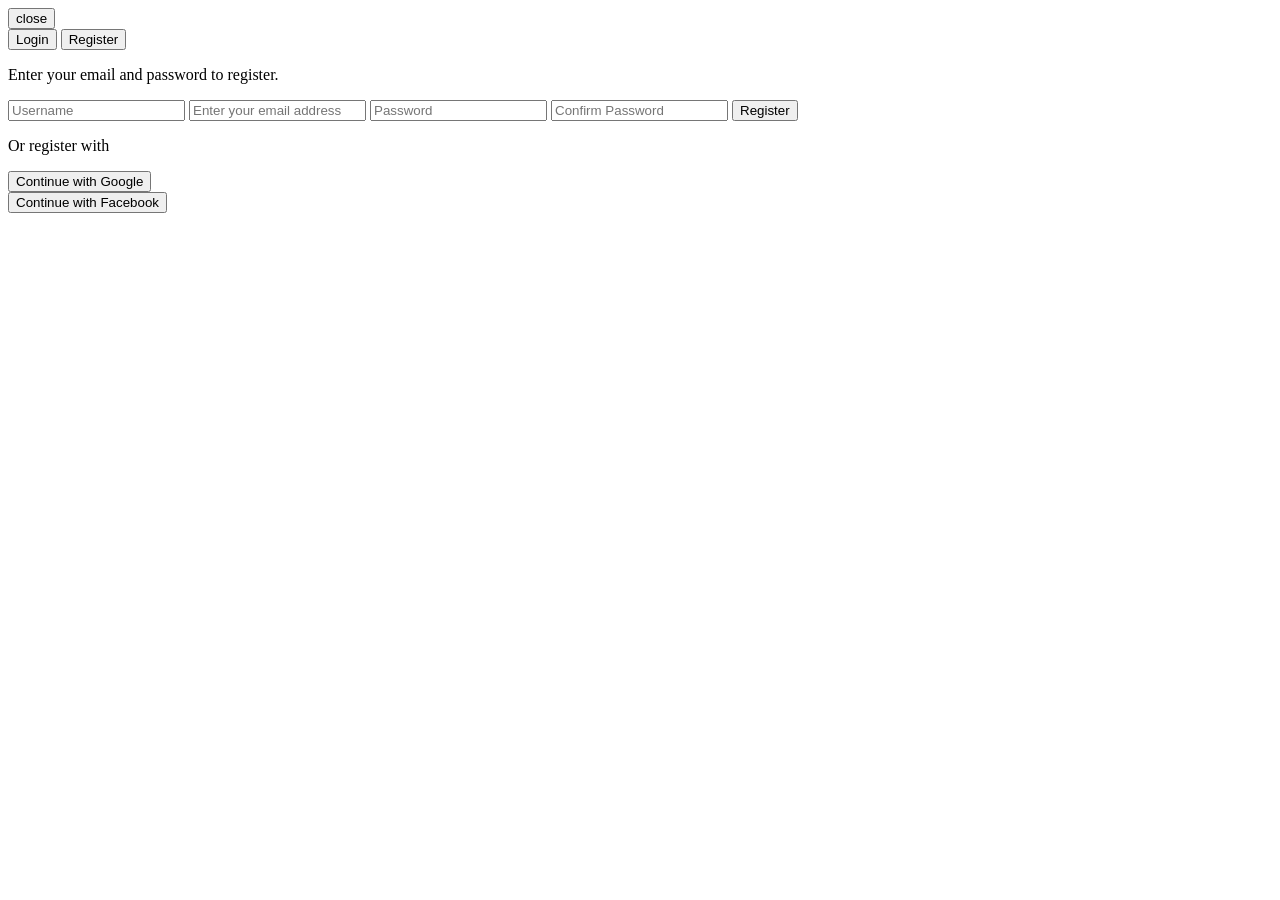
<file: Lesson_3/index.html>
<!DOCTYPE html>
<html lang="en">
<head>
    <meta charset="UTF-8">
    <meta name="viewport" content="width=device-width, initial-scale=1.0">
    <title>form Registration</title>
</head>
<body>
    <main>
         <button type="button">close</button> <!--крестик-->

         <div>
            <button  tyre="button">Login</button>
            <button  tyre="button">Register</button>
         </div>

         <p>Enter your email and password to register.</p>

         <form>
            <input placeholder="Username" tupe="text">

            <input placeholder="Enter your email address" type="email">
         
            <input placeholder="Password" type="password">
         
            <input placeholder="Confirm Password" type="password">
             
            <button type="submit">Register</button>
        </form>

         <p>Or register with</p>
        
         <form action="https://aboutme.google.com">
            <button type="submit">Continue with Google</button>
         </form>

         <form action="https://www.facebook.com">
            <button type="submit">Continue with Facebook</button>
         </form>
    </main>
</body>
</file>
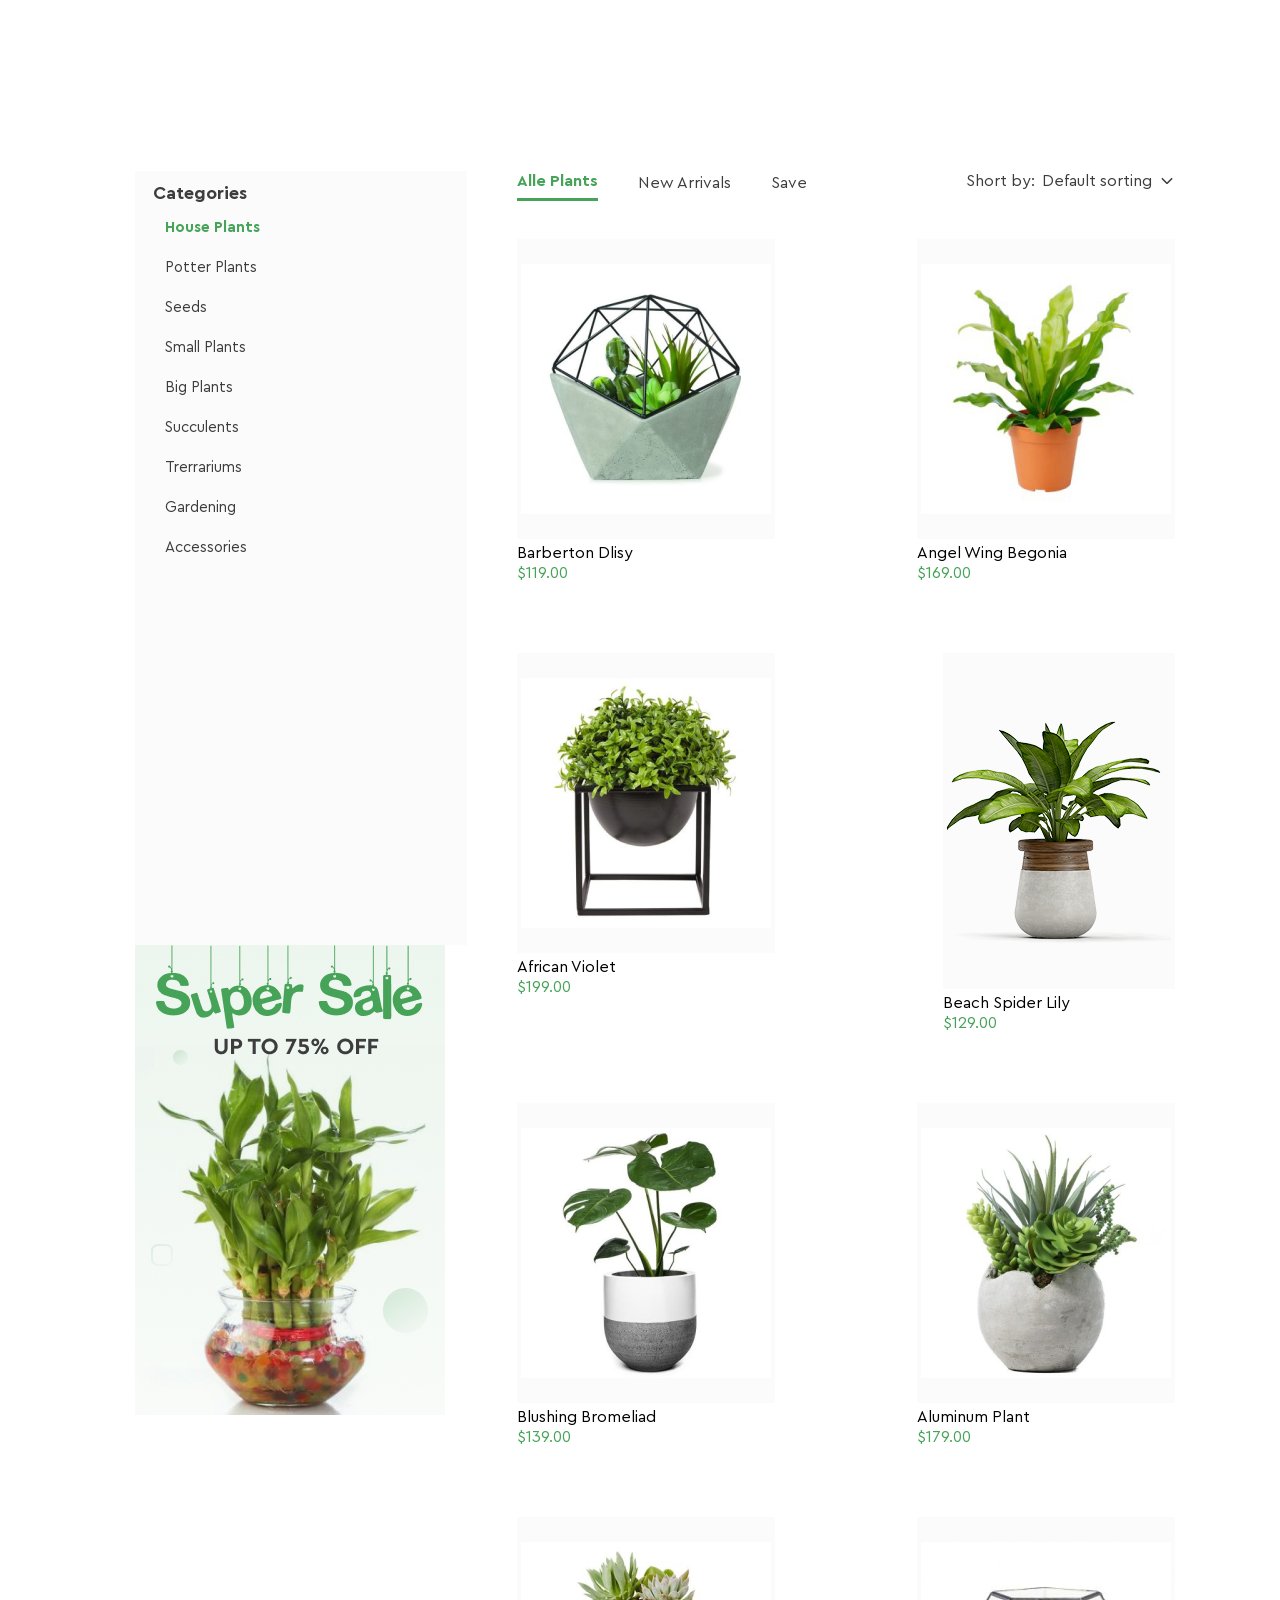
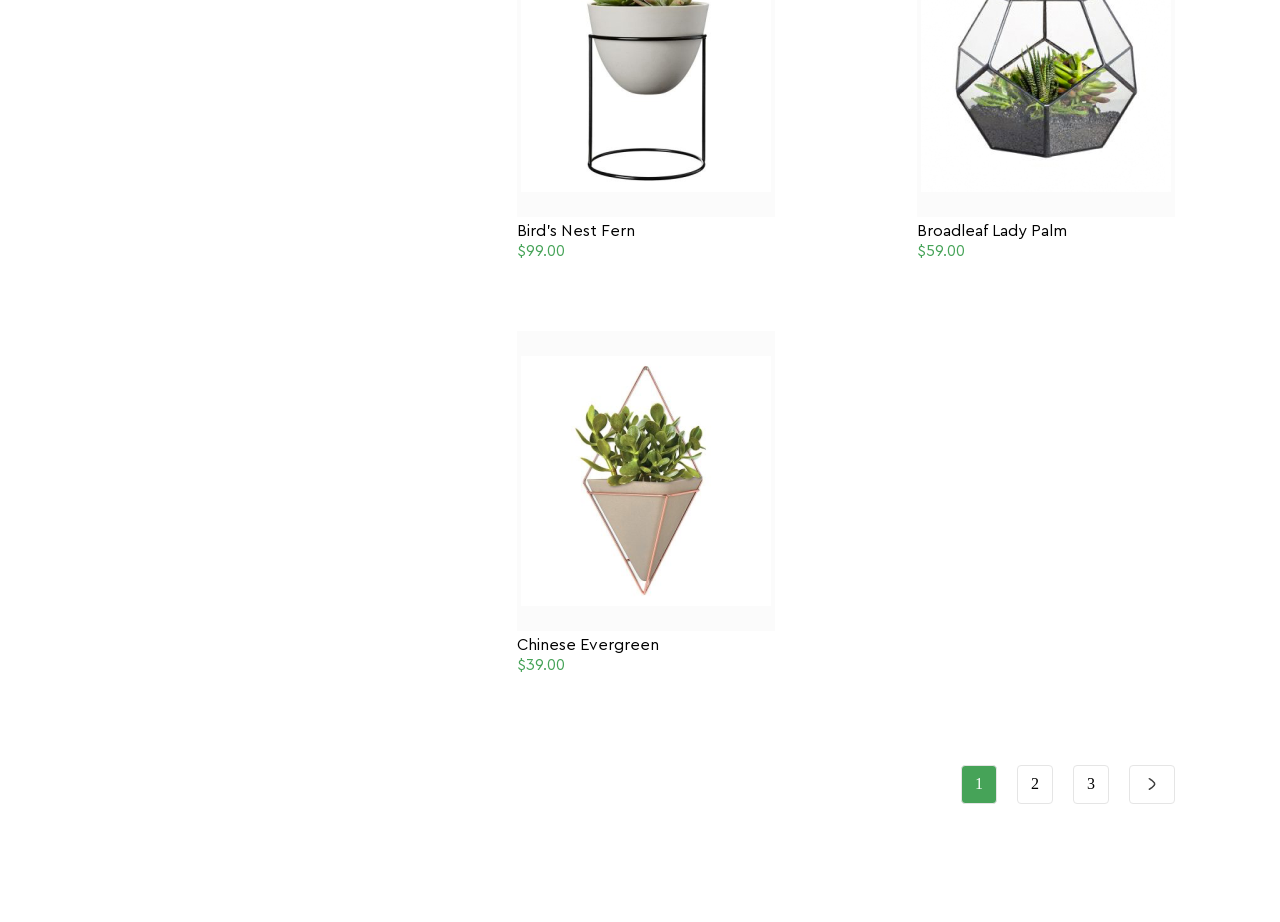
<file: Lesson_7/index.html>
<!DOCTYPE html>
<html lang="en">
<head>
    <meta charset="UTF-8">
    <meta name="viewport" content="width=device-width, initial-scale=1.0">
    <link rel="stylesheet" href="style/style.css">
    <title>Document</title>
</head>
<body>
    <div class="container">
      <div class="left">  
        <div class="left-side">
          <div class="left-menu"> 
            <h3 class="menu-heading">Categories</h3>
            <ul class="menu-list">
              <li class="menu-list-item green">House Plants</li>
              <li class="menu-list-item">Potter Plants</li>
              <li class="menu-list-item">Seeds</li>
              <li class="menu-list-item">Small Plants</li>
              <li class="menu-list-item">Big Plants</li>
              <li class="menu-list-item">Succulents</li>
              <li class="menu-list-item">Trerrariums</li>
              <li class="menu-list-item">Gardening</li>
              <li class="menu-list-item">Accessories</li>
            </ul>
          </div>
        </div>
            <div class="sale">
            <img  src="./flowers/Sale Banner.jpg" alt="flower">
        </div> 
      </div> <!--левый-->
      
        <div class="right-side">
            <div class="navigation">
                <nav class="navigation-one">
                    <li class="list-item active">Alle Plants</li>
                    <li class="list-item ">New Arrivals</li>
                    <li class="list-item">Save</li>
                </nav>
                <div class="navigation-two">
                     <span class="list-item">Short by:</span>
                     <span class="list-item">Default sorting</span>
                    <img class="list-item" src="./Arrow - Down 2.png" alt="check">
                </div>           
            </div> 

            <div class="banner-flower">
                <div class="flower">
                     <img src="./foto/flower1.png" alt="flower1">
                     <p class="name">Barberton Dlisy</p>
                     <span class="price">$119.00</span>
                </div>
                <div class="flower">
                     <img src="./foto/flower2.png" alt="flower2">
                     <p>Angel Wing Begonia</p>
                     <span class="price">$169.00</span>
                </div>
                 <div class="flower">
                     <img src="./foto/flower3.png" alt="flower3">
                     <p>African Violet</p>
                     <span class="price">$199.00</span>
                 </div>
                 <div class="flower">
                     <img src="./foto/flower4.png" alt="flower4">
                     <p>Beach Spider Lily</p>
                     <span class="price">$129.00</span>
                </div>
                 <div class="flower">
                     <img src="./foto/flower5.png" alt="flower5">
                     <p>Blushing Bromeliad</p>
                     <span class="price">$139.00</span>
                 </div>
                 <div class="flower">
                     <img src="./foto/flower6.png" alt="flower6">
                     <p>Aluminum Plant</p>
                     <span class="price">$179.00</span>
                </div>
                <div class="flower">
                     <img src="./foto/flower7.png" alt="flower7">
                     <p>Bird's Nest Fern</p>
                     <span class="price">$99.00</span>
                </div>
                <div class="flower">
                     <img src="./foto/flower8.png" alt="flower8">
                     <p>Broadleaf Lady Palm</p>
                     <span class="price">$59.00</span>
                </div>
                <div class="flower">
                     <img src="./foto/flower9.png" alt="flower9">
                     <p>Chinese Evergreen</p>
                     <span class="price">$39.00</span>
                 </div>
             </div>
             <nav class="selector">
                <ul class="list-site">
                     <li class="list dynamic">1</li>
                     <li class="list">2</li>
                     <li class="list">3</li>
                     <img class="list" src="./Arrow - Right 2.png" alt="box"> 
                </ul>
            </nav>
         </div><!--правый -->
     </div><!--контейнет-->
</file>
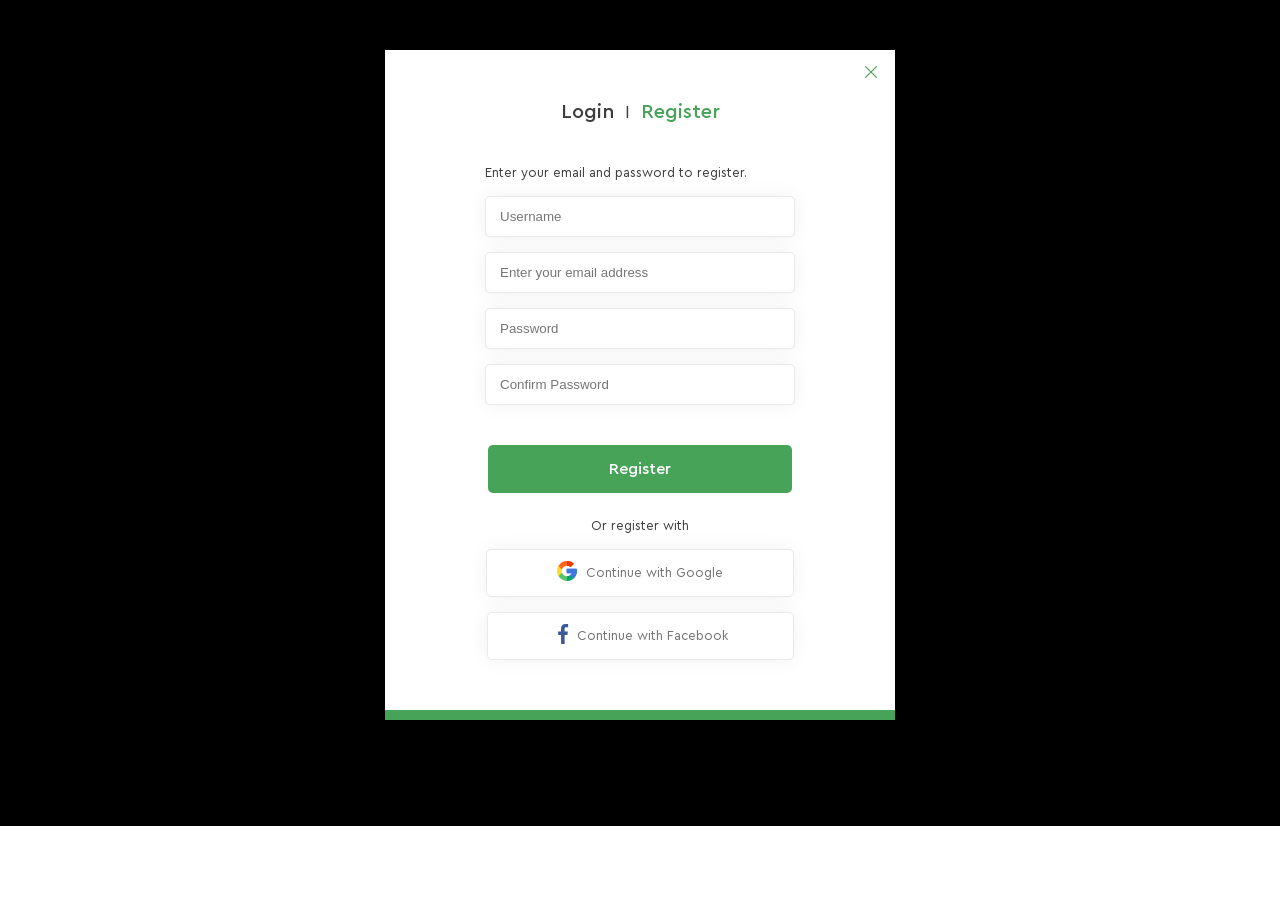
<file: Lesson_12/regictration.html>
<!DOCTYPE html>
<html lang="en">
<head>
    <meta charset="UTF-8">
    <meta name="viewport" content="width=device-width, initial-scale=1.0">
    <link rel="stylesheet" href="./reset.css">
    <link rel="stylesheet" href="style/style.css">
    <title>form Registration</title>
</head>

<body>
    <main class="registration-pop-up"><!---->
        
       <div class="tab"><!---->


        <div class="tab-form">
            <span class="login">Login</span>
            <span class="text-i">I</span>
            <span class="register">Register</span> 
        </div>

         <form class="input-form" >

            <p class="text-register">Enter your email and password to register.</p>

             <input placeholder="Username" tupe="text">

             <input  placeholder="Enter your email address" type="email">
         
             <input placeholder="Password" type="password">

             <input placeholder="Confirm Password" type="password">
                
        </form>

        <button class="submit">Register</button>

       
        <p class="text-register">Or register with</p>

        <form action="https://aboutme.google.com">
            <button class="google"> 
                <div class="google-svg">
                <svg xmlns="http://www.w3.org/2000/svg" width="20" height="20" viewBox="0 0 20 20" fill="none">
                    <g clip-path="url(#clip0_2_2044)">
                      <path d="M16.4336 17.6055C14.6992 19.0703 12.4492 20 9.99999 20C6.35545 20 3.1562 17.9922 1.42186 15.0625L2.07116 12.0695L4.9492 11.5352C5.61717 13.6914 7.63276 15.2734 9.99999 15.2734C11.1484 15.2734 12.2148 14.9102 13.0937 14.2656L15.8594 14.6875L16.4336 17.6055Z" fill="#59C36A"/>
                      <path d="M16.4336 17.6055L15.8594 14.6875L13.0937 14.2656C12.2148 14.9102 11.1484 15.2735 10 15.2735V20C12.4493 20 14.6992 19.0703 16.4336 17.6055Z" fill="#00A66C"/>
                      <path d="M4.72656 10C4.72656 10.539 4.8086 11.0546 4.94922 11.5352L1.42188 15.0625C0.542969 13.5859 0 11.8515 0 10C0 8.1484 0.542969 6.41406 1.42188 4.9375L4.25285 5.42473L4.94922 8.46484C4.8086 8.94527 4.72656 9.4609 4.72656 10Z" fill="#FFDA2D"/>
                      <path d="M20 10C20 13.0468 18.5899 15.7773 16.4336 17.6055L13.0938 14.2656C13.7734 13.7734 14.3477 13.1171 14.7227 12.3437H10C9.67184 12.3437 9.41406 12.0859 9.41406 11.7578V8.24219C9.41406 7.91402 9.67184 7.65625 10 7.65625H19.25C19.5312 7.65625 19.7773 7.85543 19.8242 8.13668C19.9414 8.74609 20 9.37887 20 10Z" fill="#4086F4"/>
                      <path d="M14.7227 12.3437C14.3477 13.1171 13.7734 13.7734 13.0938 14.2656L16.4336 17.6055C18.5899 15.7773 20 13.0469 20 10C20 9.37887 19.9414 8.74609 19.8242 8.13668C19.7773 7.85543 19.5312 7.65625 19.25 7.65625H10V12.3437H14.7227Z" fill="#4175DF"/>
                      <path d="M16.5976 2.79293C16.6094 2.95699 16.5391 3.10937 16.4336 3.22652L13.9258 5.72262C13.7266 5.93355 13.3985 5.95699 13.1641 5.78121C12.2382 5.08984 11.1484 4.72656 9.99999 4.72656C7.63276 4.72656 5.61717 6.30855 4.9492 8.46484L1.42186 4.9375C3.1562 2.00781 6.35546 0 9.99999 0C12.332 0 14.6055 0.859375 16.3867 2.35934C16.5156 2.46484 16.5859 2.62887 16.5976 2.79293Z" fill="#FF641A"/>
                      <path d="M13.1641 5.78121C13.3984 5.95703 13.7265 5.93355 13.9257 5.72262L16.4336 3.22652C16.5391 3.10938 16.6094 2.95703 16.5976 2.79293C16.5859 2.62883 16.5156 2.46484 16.3867 2.35934C14.6055 0.859375 12.332 0 10 0V4.72656C11.1484 4.72656 12.2382 5.08984 13.1641 5.78121Z" fill="#F03800"/>
                    </g>
                    <defs>
                      <clipPath id="clip0_2_2044">
                        <rect width="20" height="20" fill="white"/>
                      </clipPath>
                    </defs>
                  </svg>
                </div>
             Continue with Google</button>
        </form>

        <form action="https://www.facebook.com">
            <button class="facebook">
                <div class="facebook-svg">
                <svg xmlns="http://www.w3.org/2000/svg" width="20" height="20" viewBox="0 0 20 20" fill="none">
                    <g clip-path="url(#clip0_2_2021)">
                      <path d="M13.3309 3.32083H15.1567V0.140833C14.8417 0.0975 13.7584 0 12.4967 0C6.72006 0 8.29172 6.54167 8.06172 7.5H5.15589V11.055H8.06089V20H11.6226V11.0558H14.4101L14.8526 7.50083H11.6217C11.7784 5.1475 10.9876 3.32083 13.3309 3.32083Z" fill="#3B5999"/>
                    </g>
                    <defs>
                      <clipPath id="clip0_2_2021">
                        <rect width="20" height="20" fill="white"/>
                      </clipPath>
                    </defs>
                  </svg>
                </div>
             Continue with Facebook</button>
        </form> 
    
</div><!---->

    </main><!---->
</body>
</file>
<file: Lesson_12/style/style.css>
@font-face {
    font-family: 'Cera Pro Regular';
    src: url('../fonts/CeraPro-Regular.eot') format(eot),
         url('../fonts/CeraPro-Regular.ttf') format(TrueTupe),
         url('../fonts/CeraPro-Regular.woff') format(woff);
    font-weight: 400;
}

@font-face {
    font-family: 'Cera Pro Medium';
    src: url('../fonts/CeraPro-Medium.eot') format(eot),
         url('../fonts/CeraPro-Medium.ttf') format(TrueTupe), 
         url('../fonts/CeraPro-Medium.woff') format(woff);
    font-weight: 500;
}

@font-face {
    font-family: 'Cera Pro Bolt';
    src: url('../fonts/CeraPro-Bold.eot') format(eot), 
         url('../fonts/CeraPro-Bold.ttf') format(TrueTupe),
         url('../fonts/CeraPro-Bold.woff') format(woff);
    font-weight: 700;
}

*{
    margin: 0;
    padding: 0;
    list-style-type: none;
    text-decoration: none;
    box-sizing: border-box;
    font-weight: normal;
}

header{
    padding: 30px 120px 6px;
    margin-bottom: 6px;
}

.header{
    display: flex;
    align-items: start;
    justify-content: space-between;
    border-bottom: 1px solid rgba(70, 163, 88, 0.50);
}

.list{
    display: flex;
    align-items: center;
    justify-content: center;
    gap: 50px;
}

.list-item >a{
    padding-top: 8px ;
    padding-bottom: 25px;
    font-family: 'Cera Pro Regular', sans-serif; 
    color: #3D3D3D;
    font-size: 16px;
    position: relative;
    display: inline-block;
}

.active > a {
   
    font-family: 'Cera Pro Bolt', sans-serif;
}
    /*1 лист*/

.sub-list{
    position: absolute; 
    display: none;
    margin-left: -45px;
}

.sub-list-item{
    padding: 8px 14px;
    background-color: #e6f4e7;
    min-width: 170px;
}

.sub-list-item > a{
    display: inline-block;
    font-family: "Cera Pro Regular", sans-serif;
    color: #3D3D3D;
}

.list-item:hover > .sub-list{
    display: block;
}

a.sub-active{
    display: flex;
    justify-content: space-between;
}
 
.sub-list-item:hover{
    background: #1A712A;
    
}
.sub-list-item:hover > a{
    color: #FFFFFF;
    font-family: 'Cera Pro Bolt', sans-serif;
}

/*2 лист*/

.sub-list2{
    position: absolute; 
    display: none;
    left: 170px;
    top: 108px;
}

.sub-list-item2{
    padding: 8px 14px;
    background-color: #e6f4e7;
    min-width: 170px;
}

.sub-list-item2 > a{
    display: inline-block;
    font-family: "Cera Pro Regular", sans-serif;
    color: #3D3D3D;
}

.sub-list-item:hover > .sub-list2{
    display: block;
}

.sub-list-item2:hover{
    background: #1A712A;
    
}
.sub-list-item2:hover > a{
    color: #FFFFFF;
    font-family: 'Cera Pro Bolt', sans-serif;
}

    /**/

.login-feader-profile {
    padding: 8px 18px;
    display: flex;
    align-items: center;
    gap: 4px;
    color: #fff;
    border-radius: 6px;
    background-color: #46A358;
    border: none;
    font-family: 'Cera Pro Medium', sans-serif;
}

main{
    padding: 0px 120px 56px; 
}

.main{
    display: flex;
    align-items: flex-start;
    justify-content: space-between;
    background: linear-gradient(98deg, rgba(245, 245, 245, 0.50) -23.46%, rgba(245, 245, 245, 0.50) 107.51%);
}

.welcome{
    padding: 68px 43px 3.5px;
    color: #3D3D3D;
    font-family: "Cera Pro Medium", sans-serif;
    font-size: 14px;
    font-style: normal;
    font-weight: 500;
    line-height: 16px; /* 114.286% */
    letter-spacing: 1.4px;
    text-transform: uppercase;
}

.slogan{
    white-space: nowrap;
    padding: 3.5px 40px 2.5px;
    color: #3D3D3D;
    font-family: "Cera Pro Bolt", sans-serif;
    font-size: 70px;
    font-style: normal;
    font-weight: 900;
    line-height: 70px; 
    text-transform: uppercase;
}
 
.text{
    white-space: nowrap;
    padding: 2.5px 43px 44px;
    color: #727272;
    font-family: "Cera Pro Regular", sans-serif;
    font-size: 14px;
    font-style: normal;
    font-weight: 400;
    line-height: 24px; 
}

.green{
    color: #46A358;
    font-family: "Cera Pro Bolt", sans-serif;
    font-size: 70px;
    font-style: normal;
    font-weight: 900;
    line-height: 70px;
}

.shop{
    padding: 11px 27px 9px 26px;
    display: flex;
    align-items: center;
    border-radius: 6px;
    background-color: #46A358;
    color: #fff;
    border: none;
    font-family: 'Cera Pro Medium', sans-serif;
    position:relative;
    left: 41px;
    cursor: pointer;
}

/*registration pop-up*/

.registration-pop-up{
    display: flex;
    align-items: center;
    justify-content: center;
    flex-direction: column;
    background-color: black;
}

.tab{
    display: flex;
    align-items: center;
    justify-content: center;
    flex-direction: column;
    padding: 50px 100px;
    background-color: #FFF;
    gap: 15px;
    background-image: url(../icon/X.svg);
    background-repeat: no-repeat;
    background-size: auto;
    background-position: 97% 2%;
    border-bottom: 10px solid #46A358;
    margin-top: 50px;
    margin-bottom: 50px;
}

.tab-form{
    display: flex;
    align-items: center;
    justify-content: center;
    padding-bottom: 15px;
    gap: 11px;
    cursor: pointer;
    line-height:normal;
}

.input-form{
    display: flex;
    align-items: flex-start;
    justify-content: flex-start;
    flex-direction: column;
    gap: 15px;
    padding-bottom: 25px;
}

.input-form > input{
    border-radius: 5px;
    border: 1px solid #EAEAEA;
    box-shadow: 0px 0px 20px 0px rgba(0, 0, 0, 0.06);
    padding: 12px 125px 12px 14px;
}

.login{
    color: #3D3D3D;
    font-family: "Cera Pro Medium", sans-serif;
    font-size: 20px;
    font-style: normal;
}

.register{
    color: #46A358;
    font-family: "Cera Pro Medium", sans-serif;
    font-size: 20px;
    font-style: normal;
}

.text-i{
    color: #3D3D3D;
    font-family: "Cera Pro Regular", sans-serif ;
    font-size: 18px;
    font-style: normal;
}

.text-register{
    color: #3D3D3D;
    font-family: "Cera Pro Regular", sans-serif ;
    font-size: 13px;
    font-style: normal;
    padding-top: 10px;
    line-height:normal;
}

.submit{
    border-radius: 5px;
    border: none;
    background: #46A358;
    color: #FFF;
    font-family: "Cera Pro Medium", sans-serif ;
    font-size: 16px;
    font-style: normal;
    padding: 14px 121px;
    line-height:normal;
}

.google{
    display: flex;
    gap: 9px;
    align-items: center;
    padding: 11px 70px;
    background: #FFF;
    border-radius: 5px;
    border: 1px solid #EAEAEA;
    box-shadow: 0px 0px 20px 0px rgba(0, 0, 0, 0.06);
    color: #727272;
    font-family: "Cera Pro Regular", sans-serif;
    font-size: 13px;
    font-style: normal;
}

.facebook {
    display: flex;
    gap: 4px;
    align-items: center;
    padding: 11px 65px;
    background: #FFF;
    border-radius: 5px;
    border: 1px solid #EAEAEA;
    box-shadow: 0px 0px 20px 0px rgba(0, 0, 0, 0.06);
    color: #727272;
    font-family: "Cera Pro Regular", sans-serif;
    font-size: 13px;
    font-style: normal;
}

/*  2 dz*/

.container-products{
    padding:  171px 105px 36px 135px;
    display: flex;
    gap: 50px; 
}

/*sitebar*/

.left{
    display: flex;
    flex-direction: column;
    align-items: flex-start;
    justify-content: flex-start;
   
}

.left-side{
    background: #FBFBFB;
    padding: 14px 18px 377px;
    display: flex;
    flex-direction: column;
    align-items: flex-start;
    justify-content: center;
}

.left-menu{
    display: flex;
    align-items: flex-start;
    justify-content: flex-start;
    flex-direction: column;
    gap: 7px;
}

.menu-heading{
    color: #3D3D3D;
    font-family: "Cera Pro Bolt", sans-serif;
    font-size: 18px;
    line-height: 16px;
}

.menu-list{
    display: flex;
    flex-direction: column;
    align-items: flex-start;
    justify-content: center;
    padding-left: 12px;
    padding-right: 185px;
    font-family: "Cera Pro Regular", sans-serif;
}

.menu-list-item{
    white-space: nowrap;
    color: #3D3D3D;
    font-size: 15px;
    line-height: 40px;
}

.green{
    color: #46A358;
    font-family: "Cera Pro Bolt", sans-serif;
}

.Sale-Banner{
    min-height: 470px;
    min-width: 320px;
    background-image: url(../icon/Sale-Banner.jpg);
    background-repeat: no-repeat;
    background-size: contain;
}


/* navigation*/

.right-side{
  display: flex;
  flex-direction: column;
}

.navigation{
    display: flex;
    justify-content: space-between;
    align-items: flex-start;
    padding-bottom: 38px;
}
.navigation-one{
    display: flex;
    gap: 40px;
    align-items: center;
    justify-content: center;
}
.list-item{
    padding-bottom:  7px;
    font-family: 'Cera Pro Regular', sans-serif; 
    color: #3D3D3D;
    font-size: 16px;
}
.list-item.active{
    border-bottom: 3px solid #46A358;
    font-family: 'Cera Pro Bolt', sans-serif;
    color: #46A358;
}
.navigation-two{
    display: flex;
    gap: 7px;
    align-items: center;
    justify-content: center;
}

/*banner-flowers*/


.right-side .banner-flower{
    display: flex;
    flex-wrap: wrap;
    justify-content: space-between;
    align-items: center;
    gap: 32px;
 }
   
.img-same-size {
    padding: 25px 4px;
    background:#FBFBFB;
    width:  258px;  
    height: 300px;  
  }

.name{
    font-family: "Cera Pro Regular", sans-serif;   
    color: #3D3D3D;
    padding-top: 6px;
}

.price{
    font-family: "Cera Pro Regular", sans-serif;
    color:#46A358;
}

.cost{    
    color: #A5A5A5;
    font-family: "Cera Pro Regular", sans-serif;
    font-style: normal;
    text-decoration:line-through;
    position: absolute;
    left: 70px;
}

.percent{
    white-space: nowrap;
    padding: 7px 8px;
    color: #FFF;
    font-family: "Cera Pro Regular", sans-serif;
    font-style: normal;
    background: #46A358;
    position: absolute;
    right: 180px;
    top: 14px;
}

/*svg*/

.flower{
    position: relative;
   /* white-space: nowrap;*/
    border-top: 2px solid transparent;
    margin-bottom: 30px;
}

.flower:hover{
    border-top: 2px solid #46A358;
}

.svg-shop{
    position: absolute;
    bottom: 60px;
    left: 70px;
    display: flex;
    gap: 26px;
}

.flower svg {
    display: none;
}

.flower:hover svg{
    display:inline-block;
}

/* selector*/

.selector{
    display: flex;
    justify-content: flex-end;
    align-items: flex-end;
    padding-top: 60px;
    padding-bottom: 82px;
}

.list-selector{
    border: 10;
    display: flex;
    gap: 20px;
}
.list-site-selector{
    padding: 9px 15px 10px;
    border-radius: 4px;
    border: 1px solid #E5E5E5;

}
 .list-site-selector:hover{
    background: #46A358;
    color: #FFFFFF;
}

.list-site-selector.icon{
    padding: 9px 10px 10px;
}

/* 3 dz*/

.transition{
    padding: 69px 119px;
    display: flex;
    justify-content: center;
    flex-wrap: wrap;
}

.transition-prodyct{
    display: flex;
    margin-bottom: 138px;
    gap: 28px;
    justify-content: center;
   align-items: flex-start;
}

.prodyct{
    display: flex;
    justify-content: flex-end;
    align-items: center;
    background-color: #FBFBFB;
}

.foto-prodyct{
position: relative;
bottom: 10px;
}

.description{
    position:relative;
    right: 30px;
}
  
.text1{
    padding: 37px 0px 5px 142px;
    color: #3D3D3D;
    text-align: right;
    font-family: "Cera Pro Bolt", sans-serif;
    font-size: 18px;
    font-style: normal;
    font-weight: 900;
    line-height: 24px; /* 133.333% */
    text-transform: uppercase;
    white-space: nowrap;
}
.text2{
    padding: 5px 0px 25px 1px;
    color: #727272;
    text-align: right;
    font-family: "Cera Pro Regular", sans-serif;
    font-size: 14px;
    font-style: normal;
    font-weight: 400;
    line-height: 24px; /* 171.429% */
    white-space: nowrap;
    
}
.button-find1{
    padding: 11px 27px 9px 28px;
    border-radius: 6px;
    background: #46A358;
    color: #FFF;
    border: none;
    font-family: "Cera Pro Regular", sans-serif;
    font-size: 14px;
    font-style: normal;
    font-weight: 500;
    line-height: 20px;
    position: relative;
    left: 170px;
}

.button-find2{
    padding: 11px 27px 9px 28px;
    border-radius: 6px;
    background: #46A358;
    color: #FFF;
    border: none;
    font-family: "Cera Pro Regular", sans-serif;
    font-size: 14px;
    font-style: normal;
    font-weight: 500;
    line-height: 20px;
    position: relative;
    left: 150px;
}

/*подзаголовок*/

.head-text1{
    color: #3D3D3D;
    text-align: center;
    font-family: "Cera Pro Bolt", sans-serif;
    font-size: 30px;
    font-style: normal;
    font-weight: 700;
    line-height: 16px; /* 53.333% */
    line-height: normal;
    padding-bottom: 7px;
}

.head-text2{
    padding-top: 7px;
    padding-bottom: 35px;
    color: #727272;
    text-align: center;
    font-family: "Cera Pro Regular", sans-serif;
    font-size: 14px;
    font-style: normal;
    font-weight: 400;
    line-height: 24px; /* 171.429% */
}

/*вторая часть*/

.lower-block{
    display: flex;
    gap: 44px;
}

.blog{
    display: flex;
    flex-direction: column;
    background-color: #FBFBFB;
}

.blog-description{
    padding: 9px 13px 12px;
    display: flex;
    flex-direction: column;
    justify-content: flex-start;
    align-items: flex-start;
   
}

.date{
    padding: 9px 20px 2px 0px;
    color: #46A358;
    font-family: "Cera Pro Medium", sans-serif;
    font-size: 14px;
    font-style: normal;
    font-weight: 500;
    line-height: 16px; 
}

.tip{
    padding: 0px 53px 2px 0px;
    color: #3D3D3D;
    font-family: "Cera Pro Bolt", sans-serif;
    font-size: 20px;
    font-style: normal;
    font-weight: 700;
    line-height: 26px; 
}

.blog-text{
    padding-top: 2px ;
    padding-bottom: 9px;
    color: #727272;
    font-family: "Cera Pro Regular", sans-serif;
    font-size: 14px;
    font-style: normal;
    font-weight: 400;
    line-height: 22px; 
}

.read-more{
    color: #3D3D3D;
    font-family: "Cera Pro Medium", sans-serif;
    font-size: 14px;
    font-style: normal;
    font-weight: 500;
    line-height: 16px;
}

.read-more.green{
    color: #46A358
}

/* 4 dz*/

.footer-container{
    padding:  91px 120px 22px;
    display: flex;
   justify-content: center;
   align-items: center;
   flex-wrap: wrap;
}
    /*1*/

.container-1{
    display: flex;
    justify-content: center;
    flex-wrap: nowrap;
    background-color: #FBFBFB;
}

.garden{
    display: flex;
    flex-direction: column;
    gap: 18px;
    padding: 25px 31px ;
    
}

.img1-garden{
    min-height: 100px;
    background-image: url(../icon/circle.svg), url(../icon/pot.svg), url(../icon/cactus.svg) ;
    background-size: auto, auto, auto;
    background-repeat: no-repeat;
    background-position: 0 100%, 15% 95%, 15% 10%; 
}

.img2-garden{
    min-height: 100px;
    background-image: url(../icon/circle.svg), url(../icon/pot\(1\).svg), url(../icon/cactus\(1\).svg) ;
    background-size: auto, auto, auto;
    background-repeat: no-repeat;
    background-position: 0 100%, 15% 95%, 22% 15%; 
}

.img3-garden{
    min-height: 100px;
    background-image: url(../icon/circle.svg), url(../icon/pot\(2\).svg), url(../icon/cactus\(2\).svg) ;
    background-size: auto, auto, auto;
    background-repeat: no-repeat;
    background-position: 0 100%, 10% 95%, 23% 18%; 
}

.text-cactus{
    display: flex;
    flex-direction: column;
    gap: 9px;
}

.footer-title{
    color: #3D3D3D;
    font-family: "Cera Pro Bolt", sans-serif;
    font-size: 17px;
    font-style: normal;
    font-weight: 700;
    line-height: 16px;
    white-space: nowrap;
}

.footer-text{
    color: #727272;
    font-family: "Cera Pro Regular", sans-serif;
    font-size: 14px;
    font-style: normal;
    font-weight: 400;
    line-height: 22px; 
    white-space: nowrap;
}
        /**/

.newsletter{
    display: flex;
    flex-direction: column;
    gap: 30px;
    padding: 25px 25px;
}

.footer-title{
    padding-top: 12px;
}

.newsletter .email{
    display: flex;
    justify-content: space-between;
    align-items: center;
    flex-wrap: nowrap;
    background-color: #FFF;
    border-radius: 6px;
}

.email-text{
    padding: 12px;
    color: #ACACAC;
    font-family: "Cera Pro Regular", sans-serif ;
    font-style: normal;
    
}
span.join{
    color: #FFF;
    font-family: "Cera Pro Bolt", sans-serif;
    font-style: normal;
    padding: 12px 26px;
    border-radius: 0px 6px 6px 0px;
    background: #46A358;

}
       /*2*/

.container-2{
    display: flex;
    background-image: linear-gradient( 470deg, #EDF6EF, #52C368) ;
    justify-content: center;
    align-items: center;
}

.greenshop-contact {
    display: flex;
    justify-content: space-between;
    align-items: center;
    flex-wrap: nowrap;
    gap: 157px;
    padding: 25px 23px;
}

.location-text{
    display: flex;
    flex-wrap: nowrap;
    align-items: center;
    justify-content: center;
}

.logo{
    min-height: 38px;
    min-width: 160px;
    background-image: url(../icon/Logo.svg);
    background-repeat: no-repeat;
    background-size:contain;
}

.location{
    min-height: 30px;
    min-width: 30px;
    background-image: url(../icon/Location.svg);
    background-repeat: no-repeat;
    background-position: 0 20%;
}

.contact-email{
    min-height: 30px;
    min-width: 30px;
    background-image: url(../icon/Message.svg);
    background-repeat: no-repeat;
    background-size: auto;
    background-position: 0 60%;
}

.contact-number{
    min-height: 30px;
    min-width: 30px;
    background-image: url(../icon/Calling.svg);
    background-repeat: no-repeat;
    background-size: auto;
    background-position: 0 60%;
}

.greenshop-text{
    color: #3D3D3D;
    font-family: "Cera Pro Regular", sans-serif;
    font-size: 14px;
    font-style: normal;
    font-weight: 400;
    line-height: 22px; 
    white-space: nowrap;
}
   /*3*/

.container-3{
    display: flex;
    justify-content: center;
    align-items: center;
    background: #FBFBFB;
}

.info{
    display: flex;
    justify-content: space-between;
    align-items: center;
    flex-wrap: nowrap;
    padding: 33px 155px 29px 25px;
    gap: 162px;
}

.account{
    display: flex;
    align-items: flex-start;
    flex-direction: column;
    gap: 9px;
}

.info-text-title{
    color: #3D3D3D;
    font-family: "Cera Pro Bolt", sans-serif;
    font-size: 18px;
    font-style: normal;
    font-weight: 700;
    line-height: 16px; 
    white-space: nowrap;
}

.info-text{
    color: #3D3D3D;
    font-family: "Cera Pro Regular", sans-serif;
    font-size: 14px;
    font-style: normal;
    font-weight: 400;
    line-height: 30px; 
    white-space: nowrap;
}

.messenger{
    display: flex;
    flex-wrap: nowrap;
    gap: 5px;
    padding-bottom: 20px;
    padding-top: 10px;
}

.fecebook{
    min-height: 40px;
    min-width: 40px;
    background-image: url(../icon/Facebook.svg);
    background-repeat: no-repeat;
    background-size: auto;
    background-position: 50% 50%;
}

.instsgram{
    min-height: 40px;
    min-width: 40px;
    background-image: url(../icon/Instagram.png);
    background-repeat: no-repeat;
    background-size: auto;
    background-position: 50% 50%;
}

.twitter{
    min-height: 40px;
    min-width: 40px;
    background-image: url(../icon/Twitter.svg);
    background-repeat: no-repeat;
    background-size: auto;
    background-position: 50% 50%;
}

.linkidin{
    min-height: 40px;
    min-width: 40px;
    background-image: url(../icon/Linkidin.svg);
    background-repeat: no-repeat;
    background-size: auto;
    background-position: 50% 50%;
}

.youtube{
    min-height: 40px;
    min-width: 40px;
    background-image: url(../icon/Youtube.svg);
    background-repeat: no-repeat;
    background-size: auto;
    background-position: 50% 50%;
}

.payment{
    min-height: 30px;
    min-width: 225px;
    background-image: url(../icon/payment.png);
    background-repeat: no-repeat;
    background-size: auto;
    background-position: 50% 50%;
}

.container-4{
    display: flex;
    justify-content: center;
    align-items: center;
} 

.line-gray{
    min-width:  1px;
    background-image: url(../icon/Rectangle-gray.png);
    background: rgba(70, 163, 88, 0.10);
}

.line-green{
    min-width: 1210px;
    min-height: 1px;
    background-image: url(../icon/Rectangle-green.png);
    background: rgba(70, 163, 88, 0.20);
    margin-bottom: 6px;
}
</file>
<file: Lesson_14/style/style.css>
@font-face {
    font-family: 'Cera Pro Regular';
    src: url('../fonts/CeraPro-Regular.eot') format(eot),
         url('../fonts/CeraPro-Regular.ttf') format(TrueTupe),
         url('../fonts/CeraPro-Regular.woff') format(woff);
    font-weight: 400;
}

@font-face {
    font-family: 'Cera Pro Medium';
    src: url('../fonts/CeraPro-Medium.eot') format(eot),
         url('../fonts/CeraPro-Medium.ttf') format(TrueTupe), 
         url('../fonts/CeraPro-Medium.woff') format(woff);
    font-weight: 500;
}

@font-face {
    font-family: 'Cera Pro Bolt';
    src: url('../fonts/CeraPro-Bold.eot') format(eot), 
         url('../fonts/CeraPro-Bold.ttf') format(TrueTupe),
         url('../fonts/CeraPro-Bold.woff') format(woff);
    font-weight: 700;
}

*{
    margin: 0;
    padding: 0;
    list-style-type: none;
    text-decoration: none;
    box-sizing: border-box;
    font-weight: normal;
}

header{
    padding: 30px 120px 6px;
    margin-bottom: 6px;
}

.header{
    display: flex;
    align-items: start;
    justify-content: space-between;
    border-bottom: 1px solid rgba(70, 163, 88, 0.50);
}

.list{
    display: flex;
    align-items: center;
    justify-content: center;
    gap: 50px;
}

.list-item >a{
    padding-top: 8px ;
    padding-bottom: 25px;
    font-family: 'Cera Pro Regular', sans-serif; 
    color: #3D3D3D;
    font-size: 16px;
    position: relative;
    display: inline-block;
}

.active > a {
   
    font-family: 'Cera Pro Bolt', sans-serif;
}
    /*1 лист*/

.sub-list{
    position: absolute; 
    display: none;
    margin-left: -45px;
}

.sub-list-item{
    padding: 8px 14px;
    background-color: #e6f4e7;
    min-width: 170px;
}

.sub-list-item > a{
    display: inline-block;
    font-family: "Cera Pro Regular", sans-serif;
    color: #3D3D3D;
}

.list-item:hover > .sub-list{
    display: block;
}

a.sub-active{
    display: flex;
    justify-content: space-between;
}
 
.sub-list-item:hover{
    background: #1A712A;
    
}
.sub-list-item:hover > a{
    color: #FFFFFF;
    font-family: 'Cera Pro Bolt', sans-serif;
}

/*2 лист*/

.sub-list2{
    position: absolute; 
    display: none;
    left: 170px;
    top: 108px;
}

.sub-list-item2{
    padding: 8px 14px;
    background-color: #e6f4e7;
    min-width: 170px;
}

.sub-list-item2 > a{
    display: inline-block;
    font-family: "Cera Pro Regular", sans-serif;
    color: #3D3D3D;
}

.sub-list-item:hover > .sub-list2{
    display: block;
}

.sub-list-item2:hover{
    background: #1A712A;
    
}
.sub-list-item2:hover > a{
    color: #FFFFFF;
    font-family: 'Cera Pro Bolt', sans-serif;
}

    /**/

.login-feader-profile {
    padding: 8px 18px;
    display: flex;
    align-items: center;
    gap: 4px;
    color: #fff;
    border-radius: 6px;
    background-color: #46A358;
    border: none;
    font-family: 'Cera Pro Medium', sans-serif;
}

main{
    padding: 0px 120px 56px; 
   
}

.main{
    display: flex;
    align-items: flex-start;
    justify-content: space-between;
    background: linear-gradient(98deg, rgba(245, 245, 245, 0.50) -23.46%, rgba(245, 245, 245, 0.50) 107.51%);
    
}

.welcome{
    padding: 68px 43px 3.5px;
    color: #3D3D3D;
    font-family: "Cera Pro Medium", sans-serif;
    font-size: 14px;
    font-style: normal;
    font-weight: 500;
    line-height: 16px; /* 114.286% */
    letter-spacing: 1.4px;
    text-transform: uppercase;
}

.slogan{
    white-space: nowrap;
    padding: 3.5px 40px 2.5px;
    color: #3D3D3D;
    font-family: "Cera Pro Bolt", sans-serif;
    font-size: 70px;
    font-style: normal;
    font-weight: 900;
    line-height: 70px; 
    text-transform: uppercase;
}
 
.text{
    white-space: nowrap;
    padding: 2.5px 43px 44px;
    color: #727272;
    font-family: "Cera Pro Regular", sans-serif;
    font-size: 14px;
    font-style: normal;
    font-weight: 400;
    line-height: 24px; 
}

.green{
    color: #46A358;
    font-family: "Cera Pro Bolt", sans-serif;
    font-size: 70px;
    font-style: normal;
    font-weight: 900;
    line-height: 70px;
}

.shop{
    padding: 11px 27px 9px 26px;
    display: flex;
    align-items: center;
    border-radius: 6px;
    background-color: #46A358;
    color: #fff;
    border: none;
    font-family: 'Cera Pro Medium', sans-serif;
    position:relative;
    left: 41px;
    cursor: pointer;
}

.pulsate-image{
    
     min-height: 450px;
     min-width: 500px;
     background-image: url(../icon/Flowers.png);
    background-repeat: no-repeat;
     background-size: contain;
    background-position: 50% 50%;
}
    
/*registration pop-up*/

.registration-pop-up{
    display: flex;
    align-items: center;
    justify-content: center;
    flex-direction: column;
    background-color: black;
}

.tab{
    display: flex;
    align-items: center;
    justify-content: center;
    flex-direction: column;
    padding: 50px 100px;
    background-color: #FFF;
    gap: 15px;
    background-image: url(../icon/X.svg);
    background-repeat: no-repeat;
    background-size: auto;
    background-position: 97% 2%;
    border-bottom: 10px solid #46A358;
    margin-top: 50px;
    margin-bottom: 50px;
}

.tab-form{
    display: flex;
    align-items: center;
    justify-content: center;
    padding-bottom: 15px;
    gap: 11px;
    cursor: pointer;
    line-height:normal;
}

.input-form{
    display: flex;
    align-items: flex-start;
    justify-content: flex-start;
    flex-direction: column;
    gap: 15px;
    padding-bottom: 25px;
}

.input-form > input{
    border-radius: 5px;
    border: 1px solid #EAEAEA;
    box-shadow: 0px 0px 20px 0px rgba(0, 0, 0, 0.06);
    padding: 12px 125px 12px 14px;
}

.login{
    color: #3D3D3D;
    font-family: "Cera Pro Medium", sans-serif;
    font-size: 20px;
    font-style: normal;
}

.register{
    color: #46A358;
    font-family: "Cera Pro Medium", sans-serif;
    font-size: 20px;
    font-style: normal;
}

.text-i{
    color: #3D3D3D;
    font-family: "Cera Pro Regular", sans-serif ;
    font-size: 18px;
    font-style: normal;
}

.text-register{
    color: #3D3D3D;
    font-family: "Cera Pro Regular", sans-serif ;
    font-size: 13px;
    font-style: normal;
    padding-top: 10px;
    line-height:normal;
}

.submit{
    border-radius: 5px;
    border: none;
    background: #46A358;
    color: #FFF;
    font-family: "Cera Pro Medium", sans-serif ;
    font-size: 16px;
    font-style: normal;
    padding: 14px 121px;
    line-height:normal;
}

.google{
    display: flex;
    gap: 9px;
    align-items: center;
    padding: 11px 70px;
    background: #FFF;
    border-radius: 5px;
    border: 1px solid #EAEAEA;
    box-shadow: 0px 0px 20px 0px rgba(0, 0, 0, 0.06);
    color: #727272;
    font-family: "Cera Pro Regular", sans-serif;
    font-size: 13px;
    font-style: normal;
}

.facebook {
    display: flex;
    gap: 4px;
    align-items: center;
    padding: 11px 65px;
    background: #FFF;
    border-radius: 5px;
    border: 1px solid #EAEAEA;
    box-shadow: 0px 0px 20px 0px rgba(0, 0, 0, 0.06);
    color: #727272;
    font-family: "Cera Pro Regular", sans-serif;
    font-size: 13px;
    font-style: normal;
}

/*  2 dz*/

.container-products{
    padding:  171px 105px 36px 135px;
    display: flex;
    gap: 50px; 
}

/*sitebar*/

.left{
    display: flex;
    flex-direction: column;
    align-items: flex-start;
    justify-content: flex-start;
   
}

.left-side{
    background: #FBFBFB;
    padding: 14px 18px 19px;
    display: flex;
    flex-direction: column;
    align-items: flex-start;
    justify-content: center;
}

.left-menu{
    display: flex;
    align-items: flex-start;
    justify-content: flex-start;
    flex-direction: column;
    gap: 7px;
}

.menu-heading{
    color: #3D3D3D;
    font-family: "Cera Pro Bolt", sans-serif;
    font-size: 18px;
    line-height: 16px;
}

.menu-list{
    display: flex;
    flex-direction: column;
    align-items: flex-start;
    justify-content: center;
    padding-left: 12px;
    padding-right: 8px;
    font-family: "Cera Pro Regular", sans-serif;
}

.menu-list-item{
    white-space: nowrap;
    color: #3D3D3D;
    font-size: 15px;
    line-height: 40px;
}

/*.green{
    color: #46A358;
    font-family: "Cera Pro Bolt", sans-serif;
}*/
 
/*sadebar second*/

.filter{
    color: #FFF;
    font-family: "Cera Pro Bolt", sans-serif;
    font-size: 16px;
    font-style: normal;
    font-weight: 700;
    line-height: 20px; 
    padding: 8px 25px;
    border-radius: 6px;
    background: #46A358;
    border: none;
}
.ellipse1{
    min-height: 15px;
    min-width: 15px;
    background-image: url(../icon/Ellipse1.svg);
    background-repeat: no-repeat;
    background-size: auto;
    background-position: 50% 50%;
}

.line1{
    width: 161px;
    height: 4px;
    background-image: url(../icon/Line2.png);
    background-repeat: no-repeat;
    background-size: auto;
    background-position: 50% 50%;
}

.ellipse2{
    min-height: 15px;
    min-width: 15px;
    background-image: url(../icon/Ellipse2.png);
    background-repeat: no-repeat;
    background-size: auto;
    background-position: 50% 50%;
}

.line2{
    width: 41px;
    height: 4px;
    background-image: url(../icon/Line1.png);
    background-repeat: no-repeat;
    background-size: auto;
    background-position: 50% 50%;
   
}

.price-range{
    display: flex;
    flex-wrap: nowrap;
    justify-content: center;
    align-items: center;
}

.left-menu.price{
    padding-bottom: 52px;
    padding-top: 36px;
    gap:20px;
}
.menu-list.price{
    gap: 20px;
}

.Sale-Banner{
    min-height: 470px;
    min-width: 320px;
    background-image: url(../icon/Sale-Banner.jpg);
    background-repeat: no-repeat;
    background-size: 100% 100%;
    background-position: 50% 50%;
}

/*checkbox*/

.custom-checkbox{
    display: flex;
    align-items: center;
    position: relative;
    cursor: pointer;
    user-select: none;
}

.custom-checkbox-icon{
    position: relative;
    width: 18px;
    height: 18px;
    border: 1px solid #010a58;
    margin-right: 8px;
    display: none;
}

.custom-checkbox-icon::before{
    content: "";
    position: absolute;
    width: 10px;
    height: 10px;
    background-color: aqua;
    top: 50%;
    left: 50%;
    transform: translate(-50%, -50%);
    display: none;
}

.custom-checkbox input:checked ~ .custom-checkbox-icon::before{
    display: block;
}

.custom-checkbox input{
    display: none;
}

.custom-checkbox .label-text{
    display: flex;
    justify-content: space-between;
    width: 264px;
}

/**/

.menu-list-item input:checked  ~ .label-text p{
    color: #46a358;
    font-family: "Cera Pro Bolt", sans-serif;
}


/* navigation*/

.right-side{
  display: flex;
  flex-direction: column;
}

.navigation{
    display: flex;
    justify-content: space-between;
    align-items: flex-start;
    padding-bottom: 38px;
    /*gap: 385px;*/
}
.navigation-one{
    display: flex;
    gap: 40px;
    align-items: center;
    justify-content: center;
}
.list-item{
    white-space: nowrap;
    padding-bottom:  7px;
    font-family: 'Cera Pro Regular', sans-serif; 
    color: #3D3D3D;
    font-size: 16px;
}
.list-item.active{
    white-space: nowrap;
    border-bottom: 3px solid #46A358;
    font-family: 'Cera Pro Bolt', sans-serif;
    color: #46A358;
}
.navigation-two{
    white-space: nowrap;
    display: flex;
    gap: 7px;
    align-items: center;
    justify-content: center;
}

/*banner-flowers*/

.right-side .banner-flower{
    display: flex;
    flex-wrap: wrap;
    justify-content: space-between;
    align-items: flex-start;
    row-gap: 70px;
    /*column-gap: 51px;*/
 }
    
 

.img-flower1{
    min-height: 300px;
    min-width: 258px;
    background-image: url(../icon/flower1f.png);
    background-repeat: no-repeat;
    background-size: 95% 80%;
    background-position: 50% 50%;
    background-color: #FBFBFB;
    padding: 31px 4px 19px;
  
}

.img-flower2{
    min-height: 300px;
    min-width: 258px;
    background-image: url(../icon/flower2f.png);
    background-repeat: no-repeat;
    background-size: 95% 80%;
    background-position: 50% 50%;
    background-color: #FBFBFB;
    padding: 25px 4px ;
  
}

.img-flower3{
    min-height: 300px;
    min-width: 258px;
    background-image: url(../icon/flower3f.png);
    background-repeat: no-repeat;
    background-size: 95% 80%;
    background-position: 50% 50%;
    background-color: #FBFBFB;
    padding: 24px 4px 26px;
  
}

.img-flower4{
    min-height: 300px;
    min-width: 258px;
    background-image: url(../icon/flower4.png);
    background-repeat: no-repeat;
    background-size: 95% 95%;
    background-position: 50% 50%;
    background-color: #FBFBFB;
    padding: 6px 13px 8px 21px;
  
}

.img-flower5{
    min-height: 300px;
    min-width: 258px;
    background-image: url(../icon/flower5f.png);
    background-repeat: no-repeat;
    background-size: 95% 80%;
    background-position: 50% 50%;
    background-color: #FBFBFB;
    padding: 23px 4px 27px;
  
}

.img-flower6{
    min-height: 300px;
    min-width: 258px;
    background-image: url(../icon/flower6.png);
    background-repeat: no-repeat;
    background-size: 95% 80%;
    background-position: 50% 50%;
    background-color: #FBFBFB;
    padding: 23px 4px 27px;
  
}

.img-flower7{
    min-height: 300px;
    min-width: 258px;
    background-image: url(../icon/flower7f.png);
    background-repeat: no-repeat;
    background-size: 95% 80%;
    background-position: 50% 50%;
    background-color: #FBFBFB;
    padding: 18px 4px 22px;
  
}

.img-flower8{
    min-height: 300px;
    min-width: 258px;
    background-image: url(../icon/flower8f.png);
    background-repeat: no-repeat;
    background-size: 95% 80%;
    background-position: 50% 50%;
    background-color: #FBFBFB;
    padding: 28px 4px 22px;
  
}

.img-flower9{
    min-height: 300px;
    min-width: 258px;
    background-image: url(../icon/flower9f.png);
    background-repeat: no-repeat;
    background-size: 95% 80%;
    background-position: 50% 50%;
    background-color: #FBFBFB;
    padding: 19px 4px 31px;
  
}


.name{
    font-family: "Cera Pro Regular", sans-serif;   
    color: #3D3D3D;
    padding-top: 12px;
}

.price{
    font-family: "Cera Pro Bolt", sans-serif;
    color:#46A358;
}

.cost{    
    color: #A5A5A5;
    font-family: "Cera Pro Regular", sans-serif;
    font-style: normal;
    text-decoration:line-through;
    position: absolute;
    left: 70px;
}

.percent{
    white-space: nowrap;
    padding: 7px 8px;
    color: #FFF;
    font-family: "Cera Pro Regular", sans-serif;
    font-style: normal;
    background: #46A358;
    position: absolute;
    right: 180px;
    top: 14px;
}

/*svg*/

.flower{
    flex-direction: column;
    position: relative;
   /* white-space: nowrap;*/
    border-top: 2px solid transparent;

}

.flower:hover{
    border-top: 2px solid #46A358;
}

.svg-shop{
    position: absolute;
    bottom: 60px;
    left: 70px;
    display: flex;
    gap: 26px;
}

.flower svg {
    display: none;
}

.flower:hover svg{
    display:inline-block;
}

/* selector*/

.selector{
    display: flex;
    justify-content: flex-end;
    align-items: flex-end;
    padding-top: 60px;
    padding-bottom: 82px;
}

.list-selector{
    border: 10;
    display: flex;
    gap: 20px;
}
.list-site-selector{
    padding: 9px 15px 10px;
    border-radius: 4px;
    border: 1px solid #E5E5E5;

}
 .list-site-selector:hover{
    background: #46A358;
    color: #FFFFFF;
}

.list-site-selector.icon{
    padding: 9px 10px 10px;
}

/* 3 dz*/

.transition{
    padding: 69px 119px;
    display: flex;
    justify-content: center;
    flex-wrap: wrap;
}

.transition-prodyct{
    display: flex;
    margin-bottom: 138px;
    gap: 28px;
    justify-content: center;
   align-items: flex-start;
}

.prodyct{
    display: flex;
    justify-content: flex-end;
    align-items: center;
    background-color: #FBFBFB;
}

.foto-prodyct1{
position: relative;
bottom: 10px;
}

.foto-prodyct2{
    position: relative;
    bottom: 10px;
}

.description1{
    position:relative;
    right: 40px;
}
.description2{
    position:relative;
    right: 30px;
}
  
.text1{
    padding: 37px 0px 5px 142px;
    color: #3D3D3D;
    text-align: right;
    font-family: "Cera Pro Bolt", sans-serif;
    font-size: 18px;
    font-style: normal;
    font-weight: 900;
    line-height: 24px; 
    text-transform: uppercase;
    white-space: nowrap;
}
.text2{
    padding: 5px 0px 25px 1px;
    color: #727272;
    text-align: right;
    font-family: "Cera Pro Regular", sans-serif;
    font-size: 14px;
    font-style: normal;
    font-weight: 400;
    line-height: 24px;
    white-space: nowrap;
    
}
.button-find1{
    padding: 11px 27px 9px 28px;
    border-radius: 6px;
    background: #46A358;
    color: #FFF;
    border: none;
    font-family: "Cera Pro Regular", sans-serif;
    font-size: 14px;
    font-style: normal;
    font-weight: 500;
    line-height: 20px;
    position: relative;
    left: 154px;
}

.button-find2{
    padding: 11px 27px 9px 28px;
    border-radius: 6px;
    background: #46A358;
    color: #FFF;
    border: none;
    font-family: "Cera Pro Regular", sans-serif;
    font-size: 14px;
    font-style: normal;
    font-weight: 500;
    line-height: 20px;
    position: relative;
    left: 150px;
}



/*подзаголовок*/

.head-text1{
    color: #3D3D3D;
    text-align: center;
    font-family: "Cera Pro Bolt", sans-serif;
    font-size: 30px;
    font-style: normal;
    font-weight: 700;
    line-height: 16px; /* 53.333% */
    line-height: normal;
    padding-bottom: 7px;
}

.head-text2{
    padding-top: 7px;
    padding-bottom: 35px;
    color: #727272;
    text-align: center;
    font-family: "Cera Pro Regular", sans-serif;
    font-size: 14px;
    font-style: normal;
    font-weight: 400;
    line-height: 24px; /* 171.429% */
}

/*вторая часть*/

.lower-block{
    display: flex;
    gap: 44px;
}

.blog{
    display: flex;
    flex-direction: column;
    background-color: #FBFBFB;
}

.blog-description{
    padding: 9px 13px 12px;
    display: flex;
    flex-direction: column;
    justify-content: flex-start;
    align-items: flex-start;
}

.date{
    padding: 9px 20px 2px 0px;
    color: #46A358;
    font-family: "Cera Pro Medium", sans-serif;
    font-size: 14px;
    font-style: normal;
    font-weight: 500;
    line-height: 16px; 
}

.tip{
    padding: 0px 53px 2px 0px;
    color: #3D3D3D;
    font-family: "Cera Pro Bolt", sans-serif;
    font-size: 20px;
    font-style: normal;
    font-weight: 700;
    line-height: 26px; 
}

.blog-text{
    padding-top: 2px ;
    padding-bottom: 9px;
    color: #727272;
    font-family: "Cera Pro Regular", sans-serif;
    font-size: 14px;
    font-style: normal;
    font-weight: 400;
    line-height: 22px; 
}

.read-more{
    color: #3D3D3D;
    font-family: "Cera Pro Medium", sans-serif;
    font-size: 14px;
    font-style: normal;
    font-weight: 500;
    line-height: 16px;
}

.read-more.green{
    color: #46A358
}

/* 4 dz*/

.footer-container{
   /* width: 100%;*/
    padding:  91px 120px 22px;
    display: flex;
   justify-content: center;
   align-items: center;
   flex-wrap: wrap;
}
    /*1*/

.container-1{
    display: flex;
    justify-content: center;
    flex-wrap: nowrap;
    background-color: #FBFBFB;
}

.garden{
    display: flex;
    flex-direction: column;
    gap: 18px;
    padding: 25px 31px ;
    
}

.img1-garden{
    min-height: 100px;
    background-image: url(../icon/circle.svg), url(../icon/pot.svg), url(../icon/cactus.svg) ;
    background-size: auto, auto, auto;
    background-repeat: no-repeat;
    background-position: 0 100%, 15% 95%, 15% 10%; 
}

.img2-garden{
    min-height: 100px;
    background-image: url(../icon/circle.svg), url(../icon/pot\(1\).svg), url(../icon/cactus\(1\).svg) ;
    background-size: auto, auto, auto;
    background-repeat: no-repeat;
    background-position: 0 100%, 15% 95%, 22% 15%; 
}

.img3-garden{
    min-height: 100px;
    background-image: url(../icon/circle.svg), url(../icon/pot\(2\).svg), url(../icon/cactus\(2\).svg) ;
    background-size: auto, auto, auto;
    background-repeat: no-repeat;
    background-position: 0 100%, 10% 95%, 23% 18%; 
}

.text-cactus{
    display: flex;
    flex-direction: column;
    gap: 9px;
}

.footer-title{
    color: #3D3D3D;
    font-family: "Cera Pro Bolt", sans-serif;
    font-size: 17px;
    font-style: normal;
    font-weight: 700;
    line-height: 16px;
    white-space: nowrap;
}

.footer-text{
    color: #727272;
    font-family: "Cera Pro Regular", sans-serif;
    font-size: 14px;
    font-style: normal;
    font-weight: 400;
    line-height: 22px; 
    white-space: nowrap;
}

        /**/

.newsletter{
    display: flex;
    flex-direction: column;
    gap: 30px;
    padding: 25px 25px;
}

.footer-title{
    padding-top: 12px;
}

.newsletter .email{
    display: flex;
    justify-content: space-between;
    align-items: center;
    flex-wrap: nowrap;
    background-color: #FFF;
    border-radius: 6px;
}

.email-text{
    padding: 12px;
    color: #ACACAC;
    font-family: "Cera Pro Regular", sans-serif ;
    font-style: normal;
    
}
span.join{
    color: #FFF;
    font-family: "Cera Pro Bolt", sans-serif;
    font-style: normal;
    padding: 12px 26px;
    border-radius: 0px 6px 6px 0px;
    background: #46A358;

}
       /*2*/

.container-2{
    display: flex;
    background-image: linear-gradient( 470deg, #EDF6EF, #52C368) ;
    justify-content: center;
    align-items: center;
}

.greenshop-contact {
    display: flex;
    justify-content: space-between;
    align-items: center;
    flex-wrap: nowrap;
    gap: 157px;
    padding: 25px 23px;
}

.location-text{
    display: flex;
    flex-wrap: nowrap;
    align-items: center;
    justify-content: center;
}

.logo{
    min-height: 38px;
    min-width: 160px;
    background-image: url(../icon/Logo.svg);
    background-repeat: no-repeat;
    background-size:contain;
}

.location{
    min-height: 30px;
    min-width: 30px;
    background-image: url(../icon/Location.svg);
    background-repeat: no-repeat;
    background-position: 0 20%;
}

.contact-email{
    min-height: 30px;
    min-width: 30px;
    background-image: url(../icon/Message.svg);
    background-repeat: no-repeat;
    background-size: auto;
    background-position: 0 60%;
}

.contact-number{
    min-height: 30px;
    min-width: 30px;
    background-image: url(../icon/Calling.svg);
    background-repeat: no-repeat;
    background-size: auto;
    background-position: 0 60%;
}

.greenshop-text{
    color: #3D3D3D;
    font-family: "Cera Pro Regular", sans-serif;
    font-size: 14px;
    font-style: normal;
    font-weight: 400;
    line-height: 22px; 
    white-space: nowrap;
}
   /*3*/

.container-3{
    display: flex;
    justify-content: center;
    align-items: center;
    background: #FBFBFB;
}

.info{
    display: flex;
    justify-content: space-between;
    align-items: center;
    flex-wrap: nowrap;
    padding: 33px 155px 29px 25px;
    gap: 162px;
}

.account{
    display: flex;
    align-items: flex-start;
    flex-direction: column;
    gap: 9px;
}

.info-text-title{
    color: #3D3D3D;
    font-family: "Cera Pro Bolt", sans-serif;
    font-size: 18px;
    font-style: normal;
    font-weight: 700;
    line-height: 16px; 
    white-space: nowrap;
}

.info-text{
    color: #3D3D3D;
    font-family: "Cera Pro Regular", sans-serif;
    font-size: 14px;
    font-style: normal;
    font-weight: 400;
    line-height: 30px; 
    white-space: nowrap;
}

.messenger{
    display: flex;
    flex-wrap: nowrap;
    gap: 5px;
    padding-bottom: 20px;
    padding-top: 10px;
}

.fecebook{
    min-height: 40px;
    min-width: 40px;
    background-image: url(../icon/Facebook.svg);
    background-repeat: no-repeat;
    background-size: auto;
    background-position: 50% 50%;
}

.instsgram{
    min-height: 40px;
    min-width: 40px;
    background-image: url(../icon/Instagram.png);
    background-repeat: no-repeat;
    background-size: auto;
    background-position: 50% 50%;
}

.twitter{
    min-height: 40px;
    min-width: 40px;
    background-image: url(../icon/Twitter.svg);
    background-repeat: no-repeat;
    background-size: auto;
    background-position: 50% 50%;
}

.linkidin{
    min-height: 40px;
    min-width: 40px;
    background-image: url(../icon/Linkidin.svg);
    background-repeat: no-repeat;
    background-size: auto;
    background-position: 50% 50%;
}

.youtube{
    min-height: 40px;
    min-width: 40px;
    background-image: url(../icon/Youtube.svg);
    background-repeat: no-repeat;
    background-size: auto;
    background-position: 50% 50%;
}

.payment{
    min-height: 30px;
    min-width: 225px;
    background-image: url(../icon/payment.png);
    background-repeat: no-repeat;
    background-size: auto;
    background-position: 50% 50%;
}

.container-4{
    display: flex;
    justify-content: center;
    align-items: center;
} 

.line-gray{
    min-width:  1px;
    background-image: url(../icon/Rectangle-gray.png);
    background: rgba(70, 163, 88, 0.10);
}

.line-green{
    min-width: 1210px;
    min-height: 1px;
    background-image: url(../icon/Rectangle-green.png);
    background: rgba(70, 163, 88, 0.20);
    margin-bottom: 6px;
}

.pulsate-image {
    transition: transform 0.2s ease-in-out; 
  }

  .pulsate-image:hover {
    animation: pulse 1.5s infinite;
  }

  @keyframes pulse {
    0% {
      transform: scale(1);
    }
    50% {
      transform: scale(1.1);
    }
    100% {
      transform: scale(1);
    }
  }

  .scale-rotate-svg {
    transition: transform 0.5s ease-in-out;
}

.scale-rotate-svg:hover {
    animation: spring 1s ease-in-out;
}

@keyframes spring {
    0% {
        transform: translateY(0) scaleY(1);
    }
    50% {
        transform: translateY(-20px) scaleY(1.1);
    }
    100% {
        transform: translateY(0) scaleY(1);
    }
}

.preloader-body{
    margin: 0;
    display: flex;
    justify-content: center;
    align-items: center;
    height: 100vh;
    background: #ffffff;
  }

  .spinner-inner div{
    position: absolute;
    width: 60px;
    height: 60px;
    border: 10px solid #5fec58;
    border-top-color: transparent;
    border-radius: 50%;
  }
  .spinner-inner div{
    animation: spinner-inner 1s linear infinite;
    top: 50px;
    left: 50px;
  }
  .spinner-rolling{
    width: 100px;
    height: 100px;
    display: inline-block;
    overflow: hidden;
    background: #ffffff;
  }
  .spinner-inner{
    width: 100%;
    height: 100%;
    position: relative;
    transform: translateZ(0) scale(1);
    backface-visibility: hidden;
    transform-origin: 0 0; 
  }
  .spinner-inner div{
     box-sizing: content-box;
     }
 

  @keyframes spinner-inner{
    0% { transform: translate(-50%,-50%) rotate(0deg); }
    100% { transform: translate(-50%,-50%) rotate(360deg); }
  }

  #content{
    display: none;
}


html, body {
    width: 100%;
}
img {
    max-width: 100%;
    height: auto;
    }

@media screen and (min-width: 1024px){
    html, body {
        width: 100%;
    }
    .pulsate-image {
        min-height: 350px;
        min-width: 333px;
        background-position: 50% 100%;}

    .main{
        padding-bottom: 50px;}

    main {
        padding: 15px 35px 56px 35px;
        padding-bottom: 50px;}
    
    header {
        padding: 30px 37px 6px 35px;
    }
    .container-products {
        padding: 171px 40px 36px;
        gap: 15px;
    }
    .img-flower1 {
        min-height: 238px;
        min-width: 200px;}
    .img-flower2 {
        min-height: 238px;
        min-width: 200px;}
    .img-flower3 {
        min-height: 238px;
        min-width: 200px;}
    .img-flower4 {
        min-height: 238px;
        min-width: 200px;}
    .img-flower5 {
        min-height: 238px;
        min-width: 200px;}
    .img-flower6 {
        min-height: 238px;
        min-width: 200px;}
    .img-flower7 {
        min-height: 238px;
        min-width: 200px;}
    .img-flower8 {
        min-height: 238px;
        min-width: 200px;}
    .img-flower9 {
        min-height: 238px;
        min-width: 200px;}
    
    .custom-checkbox .label-text{
        width: 220px;}

    .left-side {
        padding: 14px 11px 19px; }

    .left-menu.price {
        padding-bottom: 30px;
        padding-top: 20px;}

    .Sale-Banner{
        min-height: 373px;
        min-width: 274px;}

    .right-side .banner-flower{
        row-gap: 100px;}

    .transition{
        padding: 69px 43px 69px 30px;}   

    .transition-prodyct{
        margin-bottom: 110px;}

    .blog-post-flover{
        min-width: 204px;
        min-height: 149px;}

    .footer-container{
        padding: 91px 23px 22px 23px;}

    .greenshop-contact{
        gap: 80px;}

    .info{
        padding: 33px 98px 30px 35px;
        gap: 101px;}

    .garden{
        padding: 10px 15px 15px 10px; 
        gap: 15px;}

    .flower-flower{
        min-height: 170px;
        min-width: 173px;}

    .newsletter{
        padding: 15px 10px 15px 5px;
        gap: 15px;}

    .footer-text {
         white-space: wrap;}

    .line-green{
         min-width: 975px;}

    .percent{
         right: 143px;}
    img {
         max-height: 225px;}    
}

@media screen and (min-width: 1440px){

    html, body {
        width: 100%;
    }
    .pulsate-image {
        min-height: 430px;
        min-width: 565px; 
    }  

    main{
        padding: 0px 80px 56px;}

    .main{
        padding-bottom: 0px;}
    

    header{
        padding: 30px 80px 6px}

    .container-products {
         padding: 171px 70px 36px ;
         gap: 50px;}   

    .img-flower1 {
         min-height: 300px;
         min-width: 258px;}
    .img-flower2 {
        min-height: 300px;
         min-width: 258px;}
    .img-flower3 {
         min-height: 300px;
        min-width: 258px;}
    .img-flower4 {
         min-height: 300px;
         min-width: 258px;}
    .img-flower5 {
         min-height: 300px;
         min-width: 258px;}
    .img-flower6 {
         min-height: 300px;
         min-width: 258px;}
    .img-flower7 {
        min-height: 300px;
         min-width: 258px;}
    .img-flower8 {
            min-height: 300px;
        min-width: 258px;}
    .img-flower9 {
            min-height: 300px;
             min-width: 258px;}

    .Sale-Banner {
        min-height: 470px;
        min-width: 320px;
        background-size: 100% 100%;}

    .right-side .banner-flower{
        row-gap: 70px;}

    .custom-checkbox .label-text {
         width: 264px;}

     .left-side {
         padding: 14px 18px 19px;}

    .percent {
        right: 179px;}

    .transition-prodyct {
         margin-bottom: 125px;}

    .flower-flower{
        min-height: 282px;
         min-width: 286px;}

    .blog-post-flover{
        min-width: 268px;
         min-height: 196px;}

    .footer-container{
        padding:  91px 118px 22px;}
    
    .greenshop-contact{
        gap: 156px; }
    
    .info{
        gap: 176px;}
    
    .garden{
         gap: 18px;
         padding: 25px 31px ;}
    
    .newsletter {
         gap: 30px;
         padding: 25px 25px; }
    
    .line-green {
         min-width: 1204px; }
    
    img {
        max-height: 287px;}
}


@media screen and (min-width: 2560px){
    html, body {
        width: 100%;}

    .pulsate-image {
        min-height: 525px;
        min-width: 600px; }

    .main{
        justify-content: space-around;}

    main{
        padding: 0px 146px 56px 135px;}

    header{
        padding: 30px 148px 6px 139px;}

     .shop{left: 43px;} 

    .text {
        padding: 15px 43px 55px;}

    .slogan {
         padding: 20px 40px 20px;}

    .container-products {
        padding: 171px 160px 36px 140px;
        gap: 140px; }
   
     .img-flower1 {
        min-height: 520px;
        min-width: 420px;}
    .img-flower2 {
        min-height: 520px;
        min-width: 420px;}
    .img-flower3 {
        min-height: 520px;
        min-width: 420px;}
     .img-flower4 {
        min-height: 520px;
        min-width: 420px;}
    .img-flower5 {
        min-height: 520px;
        min-width: 420px;}
     .img-flower6 {
        min-height: 520px;
        min-width: 420px;}
    .img-flower7 {
        min-height: 520px;
        min-width: 420px;}   
    .img-flower8 {
        min-height: 520px;
        min-width: 420px;} 
    .img-flower9 {
        min-height: 520px;
        min-width: 420px;}

    .left-menu.price {
        padding-bottom: 40px;
        padding-top: 30px;}   
          
    .custom-checkbox .label-text {
        min-width: 445px;}   
            
    .Sale-Banner {
        min-height: 962px;
        min-width: 534px;}

    .left-side {
        padding: 46px 35px 40px;}

    .left-menu.price {
        padding-bottom: 70px;
        padding-top: 60px;}    

    .menu-list.price {
        gap: 45px;}    

    .left-menu {
         gap: 35px;} 

    .right-side .banner-flower {
    row-gap: 145px;}
    .percent {
        right: 340px;}

    .transition {
        justify-content: center;
        align-items: center;
        flex-direction: column;
        padding: 69px 130px 69px 130px;}

    .transition-prodyct {   
        gap: 160px};  

    .text2 {
        padding: 35px 0px 50px 1px;}   

    .blog-post-flover {
        min-width: 360px;
         min-height: 325px;}

    .prodyct {
        justify-content: space-around;
        min-width: 950px;}
    
    .lower-block {
        gap: 90px; }  
         
    .footer-container {
        padding: 91px 220px 22px 220px; }   

    .container-1 {
        gap: 33px;}

    .greenshop-contact {
        gap: 213px;}

    .info {
         gap: 233px;}   

    .line-green {
        min-width: 1375px; }   
            
    .flower-flower{
        min-height: 450px;
         min-width: 450px; }       

    .img1-garden {
         min-height: 100px;
         min-width: 400px;
         background-position: 0 100%, 6% 95%, 6% 10%;}

    .img2-garden {
         min-height: 100px;
        min-width: 400px;
         background-position: 0 100%, 6% 95%, 10% 15%;}
    .img3-garden {
        min-height: 100px;
        min-width: 400px;
         background-position: 0 100%, 5% 95%, 12% 18%;}

    .newsletter {
        padding: 25px 50px;}
                     
    .greenshop-contact {
        gap: 430px;}

    .info {
        gap: 450px;}

    .line-green {
        min-width: 2029px;}

}
</file>
<file: Lesson_7/style/style.css>
@font-face {
    font-family: 'Cera Pro Regular';
    src: url('../fonts/CeraPro-Regular.eot') format(eot),
         url('../fonts/CeraPro-Regular.ttf') format(TrueTupe),
         url('../fonts/CeraPro-Regular.woff') format(woff);
    font-weight: 400;
}

@font-face {
    font-family: 'Cera Pro Medium';
    src: url('../fonts/CeraPro-Medium.eot') format(eot),
         url('../fonts/CeraPro-Medium.ttf') format(TrueTupe), 
         url('../fonts/CeraPro-Medium.woff') format(woff);
    font-weight: 500;
}

@font-face {
    font-family: 'Cera Pro Bolt';
    src: url('../fonts/CeraPro-Bold.eot') format(eot), 
         url('../fonts/CeraPro-Bold.ttf') format(TrueTupe),
         url('../fonts/CeraPro-Bold.woff') format(woff);
    font-weight: 700;
}

*{
    margin: 0;
    padding: 0;
    list-style-type: none;
    text-decoration: none;
    box-sizing: border-box;
    font-weight: normal;
}
.container{
    padding:  171px 105px 36px 135px;
    display: flex;
    gap: 50px; 
}

/*sitebar*/

.left{
    display: flex;
    flex-direction: column;
    align-items: flex-start;
    justify-content: flex-start;
}

.left-side{
    background: #FBFBFB;
    padding: 14px 18px 377px;
    display: flex;
    flex-direction: column;
    align-items: flex-start;
    justify-content: center;
}
.left-menu{
    display: flex;
    align-items: flex-start;
    justify-content: flex-start;
    flex-direction: column;
    gap: 7px;
}
.menu-heading{
    color: #3D3D3D;
    font-family: "Cera Pro Bolt", sans-serif;
    font-size: 18px;
    line-height: 16px;
}

.menu-list{
    display: flex;
    flex-direction: column;
    align-items: flex-start;
    justify-content: center;
    padding-left: 12px;
    padding-right: 189px;
    font-family: "Cera Pro Regular", sans-serif;
}

.menu-list-item{
    white-space: nowrap;
    color: #3D3D3D;
    font-size: 15px;
    line-height: 40px;
}

.green{
    color: #46A358;
    font-family: "Cera Pro Bolt", sans-serif;
}

/* navigation*/

.right-side{
  display: flex;
  flex-direction: column;
}

.navigation{
    display: flex;
    justify-content: space-between;
    align-items: flex-start;
    padding-bottom: 38px;
}
.navigation-one{
    display: flex;
    gap: 40px;
    align-items: center;
    justify-content: center;
}
.list-item{
    padding-bottom:  7px;
    font-family: 'Cera Pro Regular', sans-serif; 
    color: #3D3D3D;
    font-size: 16px;
}
.list-item.active{
    border-bottom: 3px solid #46A358;
    font-family: 'Cera Pro Bolt', sans-serif;
    color: #46A358;
}
.navigation-two{
    display: flex;
    gap: 7px;
    align-items: center;
    justify-content: center;
}

/*banner-flowers*/

.right-side .banner-flower{
    display: flex;
    flex-wrap: wrap;
    justify-content:space-between;
    row-gap: 70px;
 }

.flower img{
    padding: 25px 4px;
    background:#FBFBFB;
}
span{
    font-family: "Cera Pro Regular", sans-serif;
    color:#46A358;
}
p{
    font-family: "Cera Pro Regular", sans-serif;  
}

/* selector*/

.selector{
    display: flex;
    justify-content: flex-end;
    align-items: flex-end;
    padding-top: 90px;
    padding-bottom: 82px;
}

.list-site{
    border: 10;
    display: flex;
    gap: 20px;
}
.list{
    padding: 9px 13px 10px;
    border-radius: 4px;
border: 1px solid #E5E5E5;

}
 .dynamic{
    background: #46A358;
    color: #FFFFFF;
}
</file>
